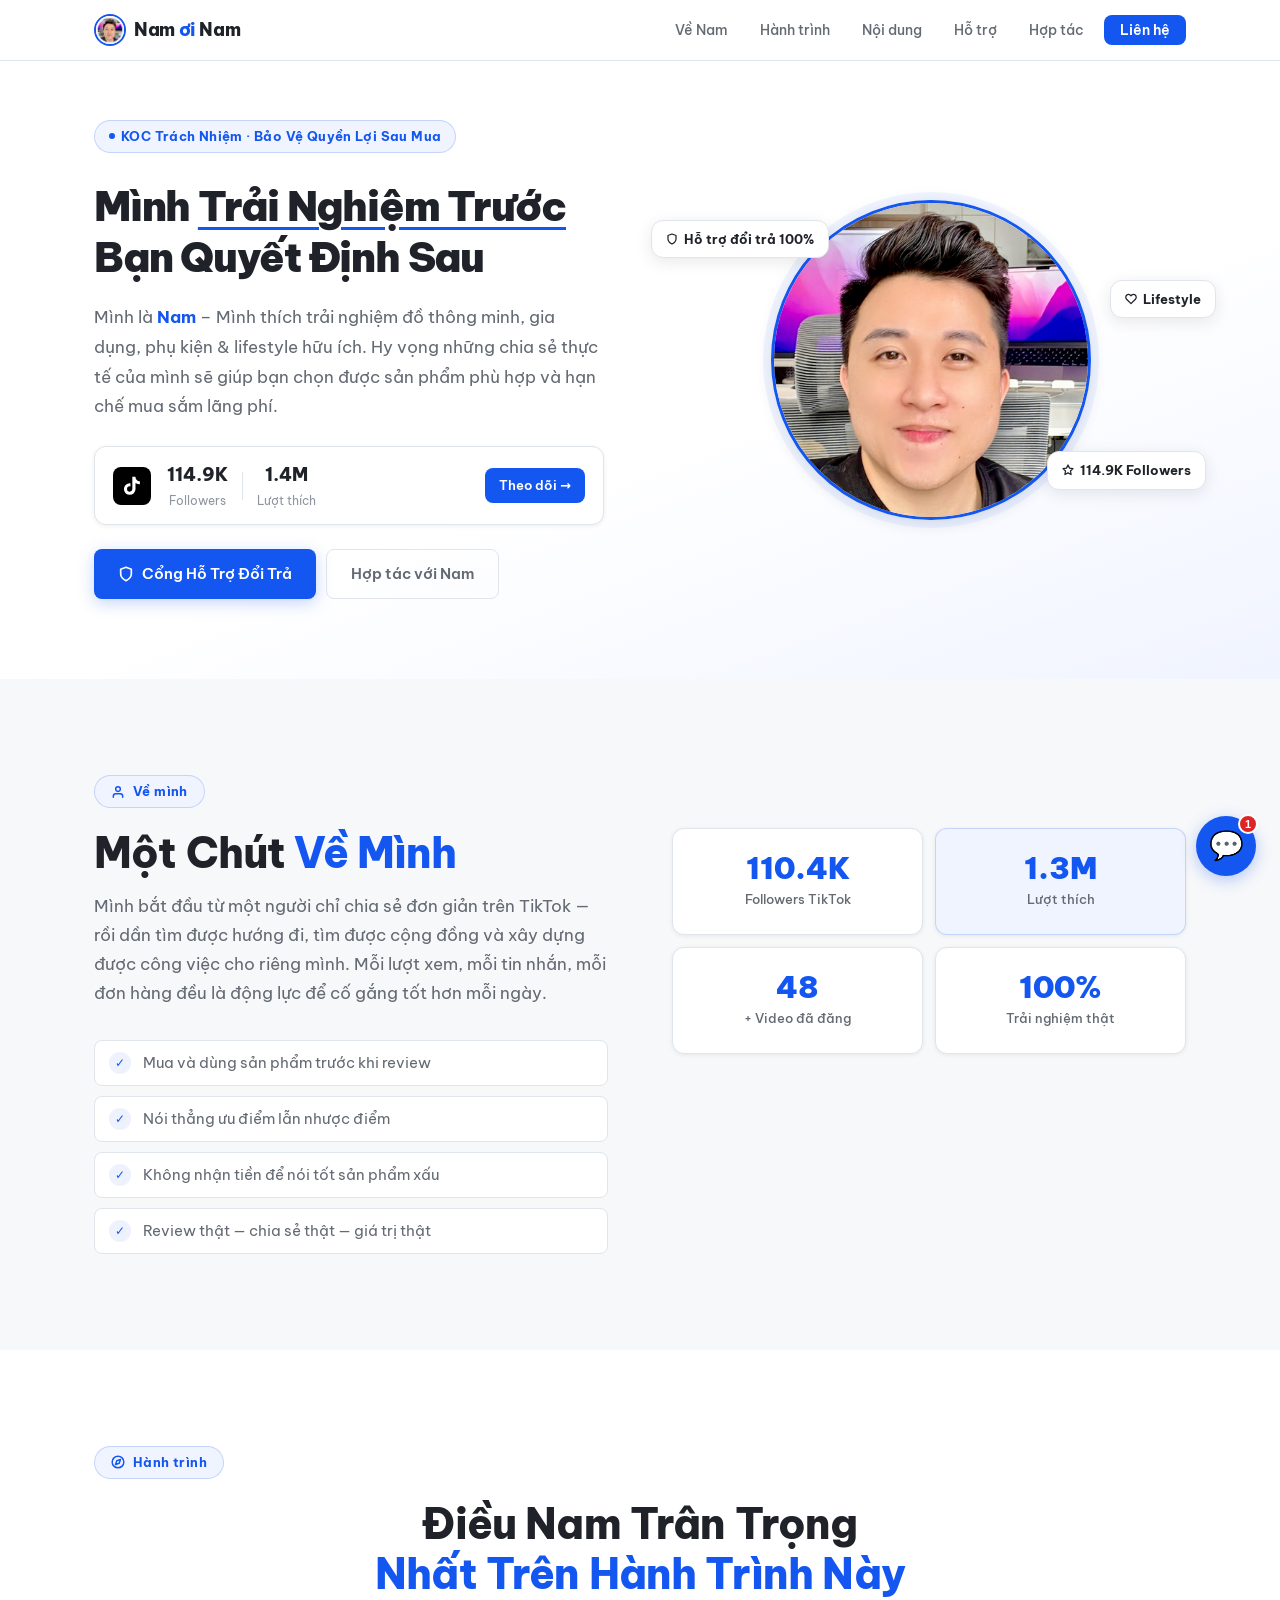
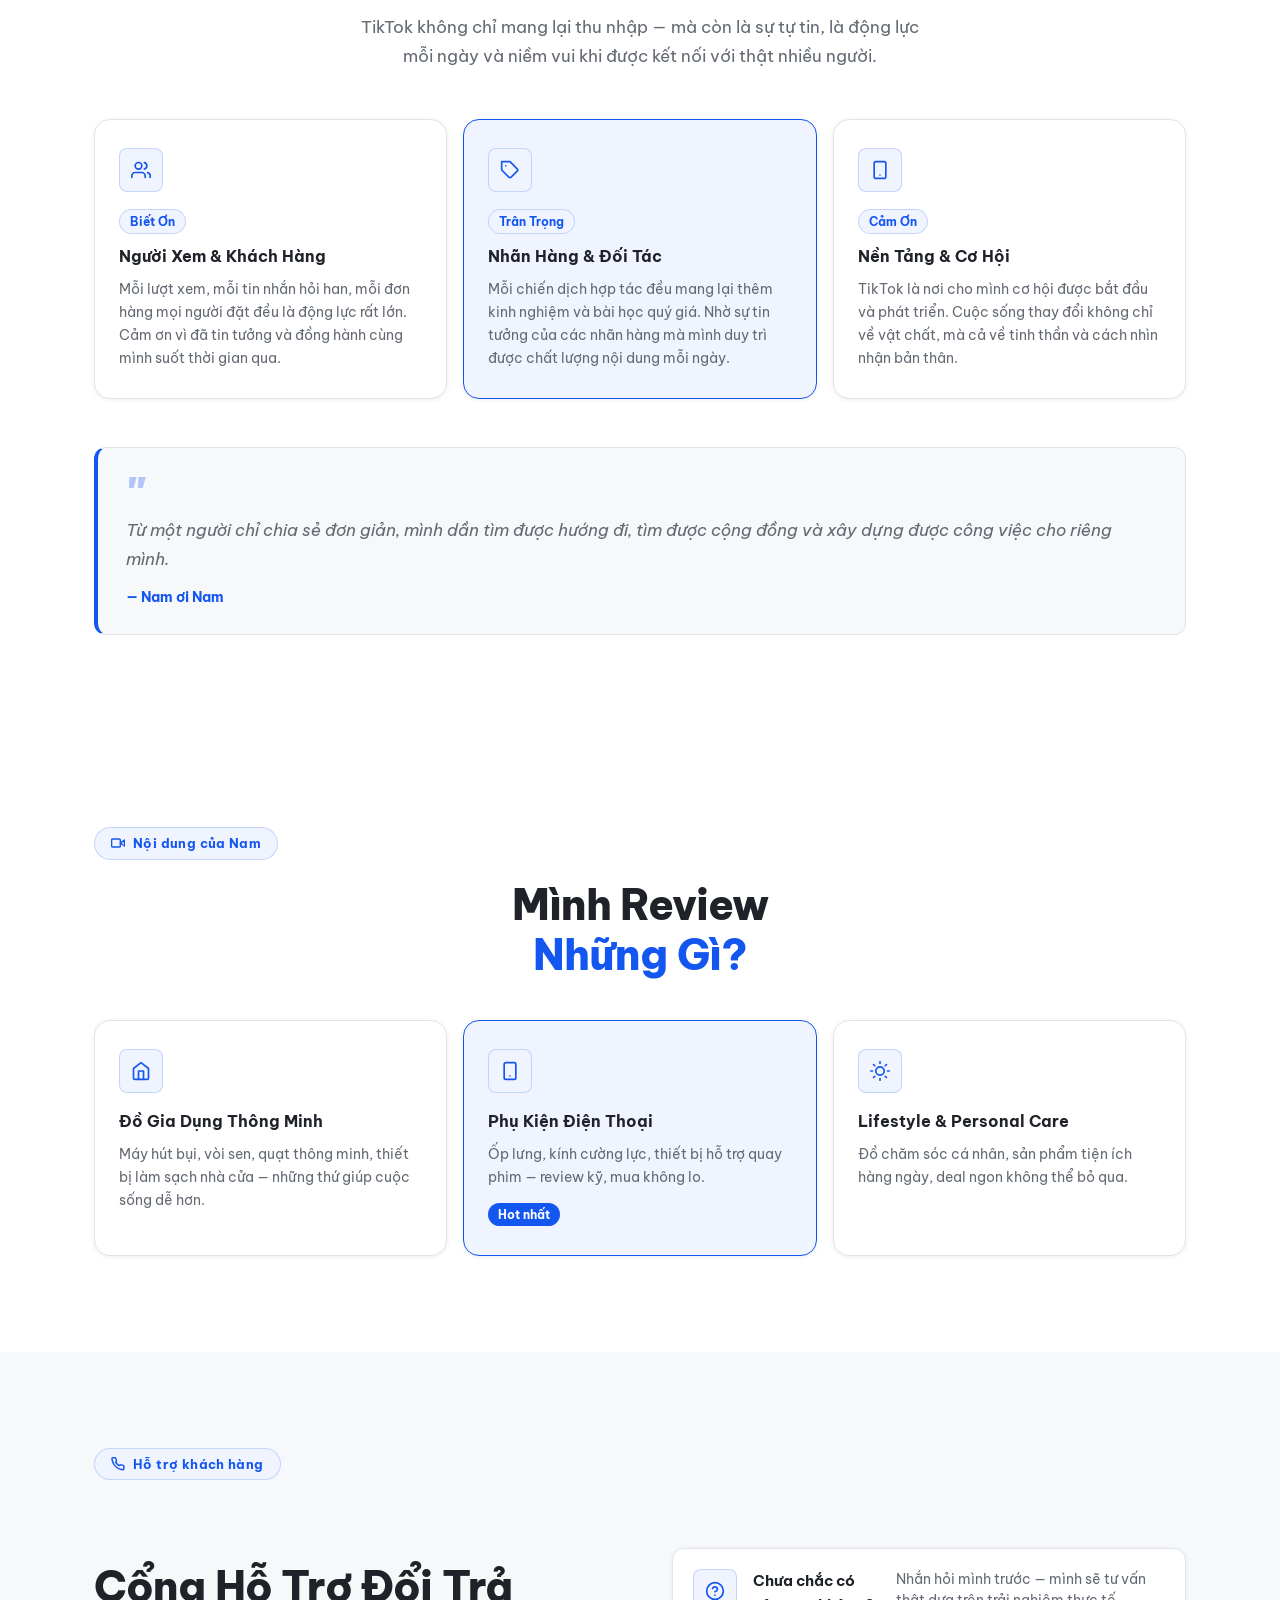
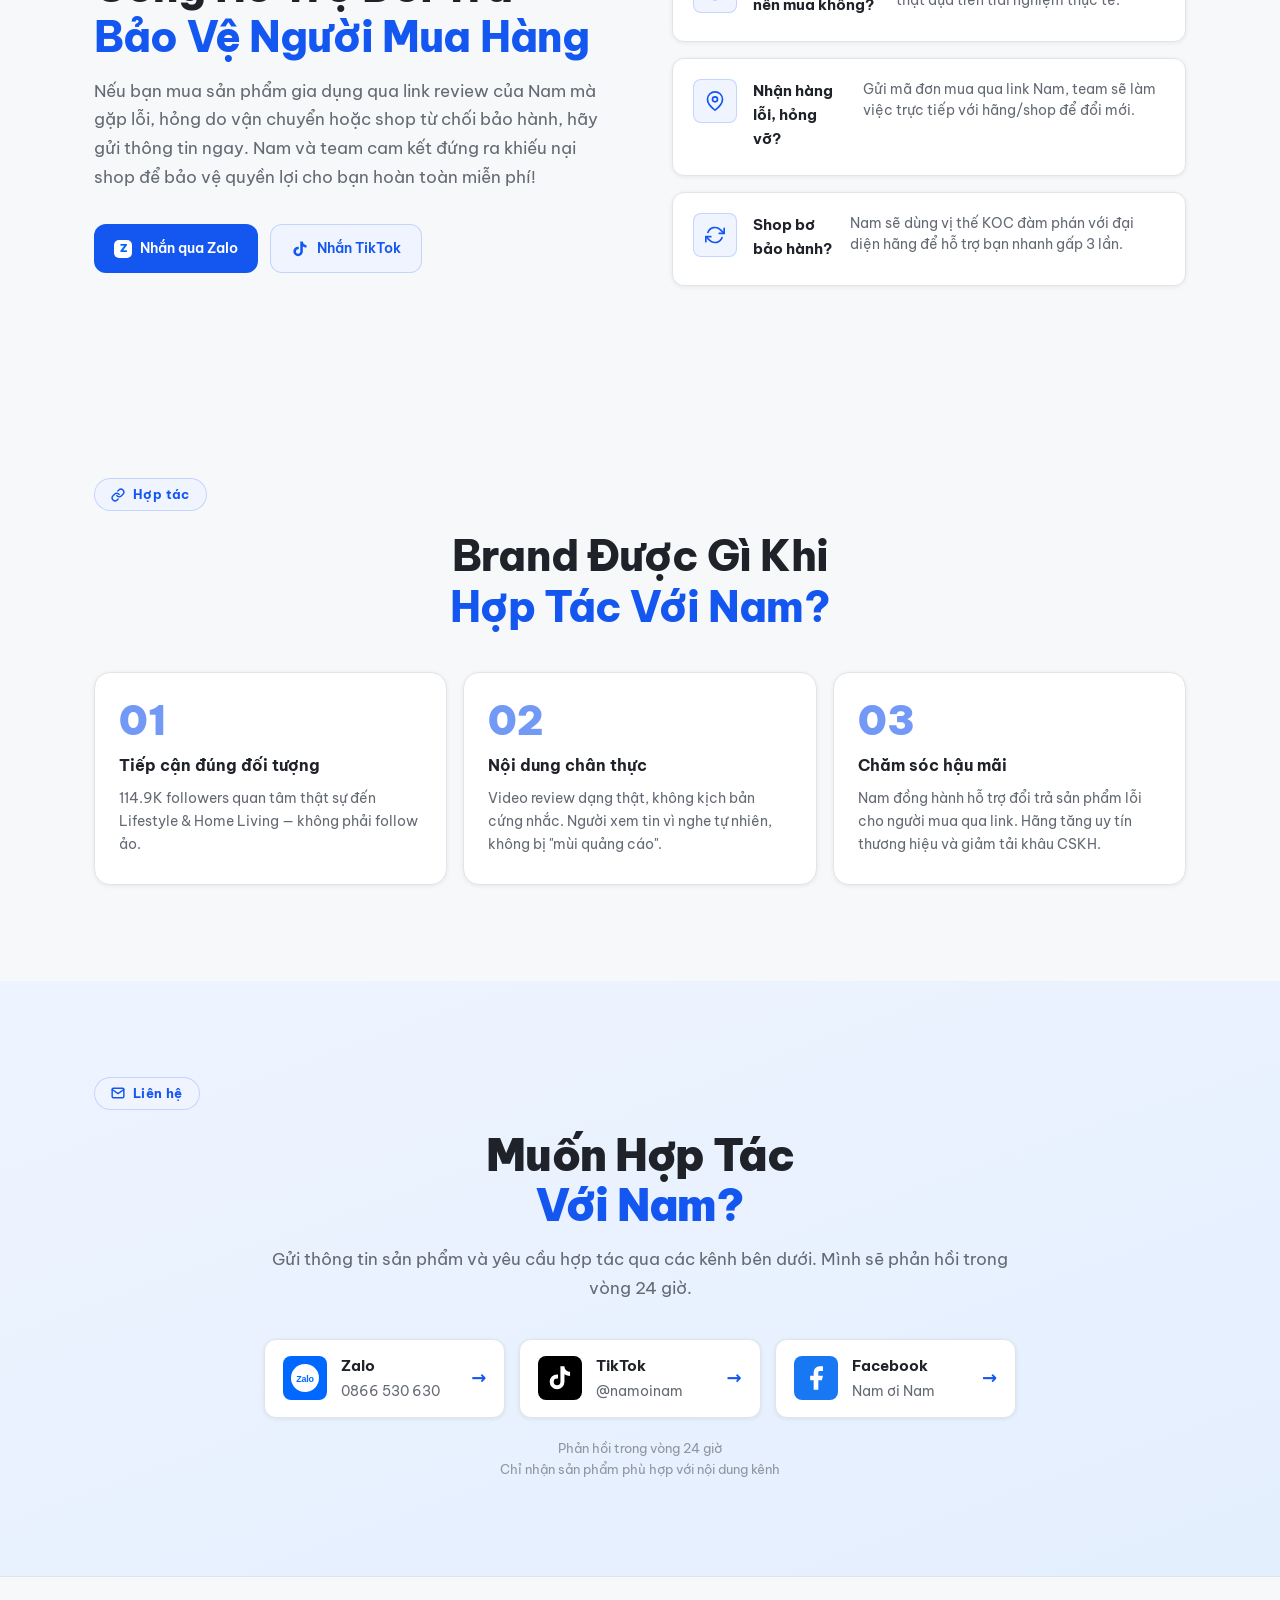
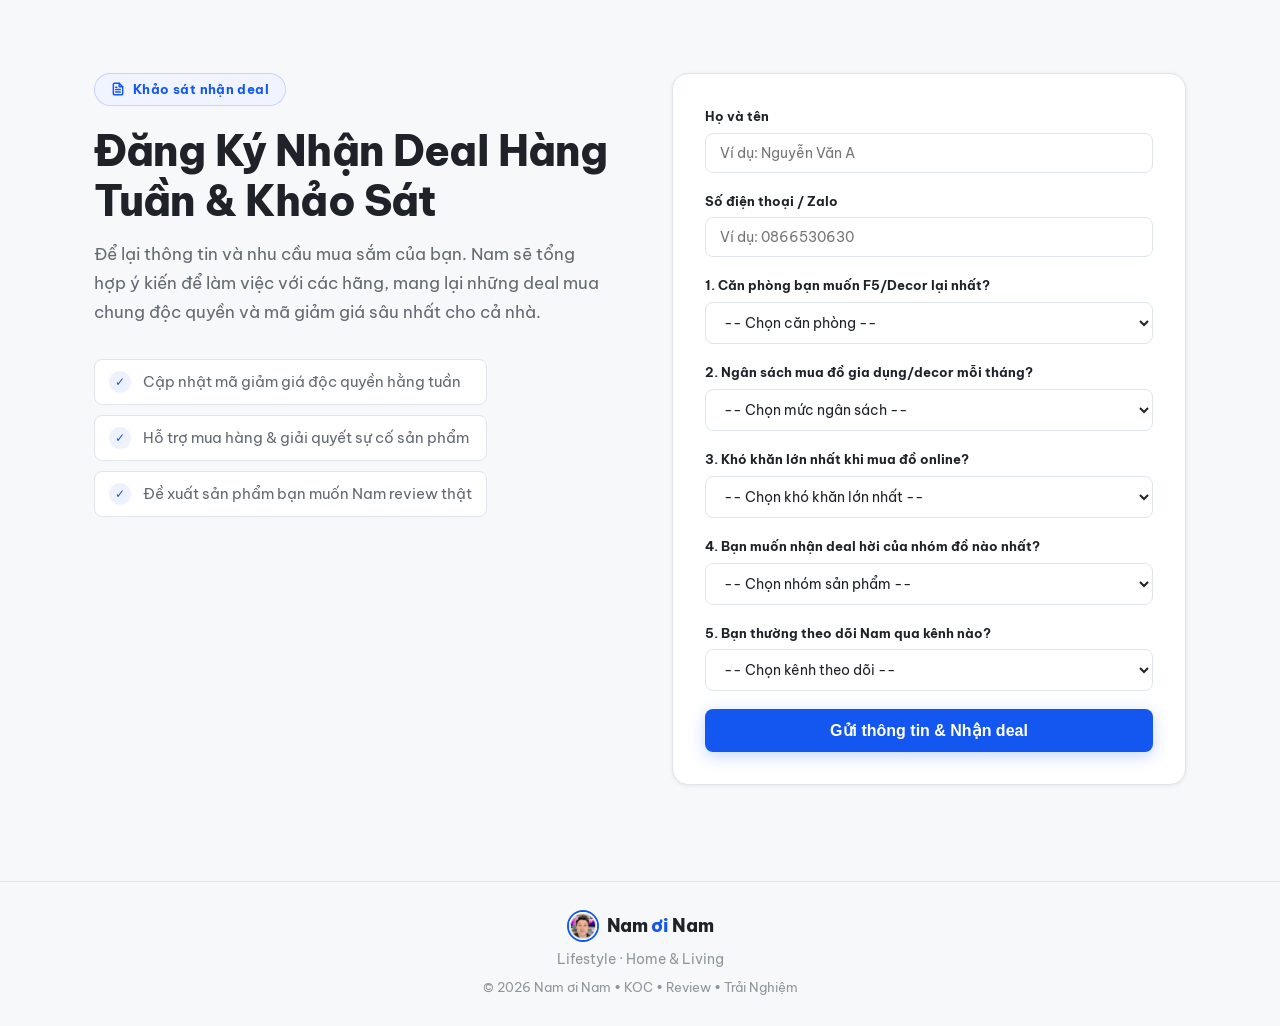
<file: index.html>
<!DOCTYPE html>
<html lang="vi">
<head>
  <meta charset="UTF-8" />
  <meta name="viewport" content="width=device-width, initial-scale=1.0" />
  <title>Nam ơi Nam – KOC Lifestyle & Home Living</title>
  <meta name="description" content="Nam ơi Nam – KOC review sản phẩm Lifestyle & Home Living. 114.9K followers TikTok. Mình review thật, bạn mua đúng." />
  <link rel="preconnect" href="https://fonts.googleapis.com" />
  <link rel="preconnect" href="https://fonts.gstatic.com" crossorigin />
  <link href="https://fonts.googleapis.com/css2?family=Be+Vietnam+Pro:wght@300;400;500;600;700;800;900&display=swap" rel="stylesheet" />
  <link rel="stylesheet" href="style.css?v=9" />
  <link rel="icon" type="image/png" sizes="32x32" href="favicon-32.png" />
  <link rel="icon" type="image/png" sizes="16x16" href="favicon-16.png" />
  <link rel="shortcut icon" href="favicon-32.png" />
</head>
<body>

  <!-- NAVBAR -->
  <nav class="navbar" id="navbar">
    <div class="nav-inner">
      <a href="#hero" class="logo">
        <div class="logo-icon"><img src="avatar.jpg" alt="Nam ơi Nam" /></div><span class="logo-text">Nam <em>ơi</em> Nam</span></a>
      <ul class="nav-links" id="nav-links">
        <li><a href="#about">Về Nam</a></li>
        <li><a href="#journey">Hành trình</a></li>
        <li><a href="#content">Nội dung</a></li>
        <li><a href="#support">Hỗ trợ</a></li>
        <li><a href="#collab">Hợp tác</a></li>
        <li><a href="#contact" class="btn-nav">Liên hệ</a></li>
      </ul>
      <button class="burger" id="burger" aria-label="Menu">
        <span></span><span></span><span></span>
      </button>
    </div>
  </nav>

  <!-- MOBILE MENU OVERLAY -->
  <div id="mobile-menu" class="mobile-menu" role="dialog" aria-modal="true" aria-label="Menu điều hướng">
    <button class="mobile-menu-close" id="mobile-menu-close" aria-label="Đóng menu">✕</button>
    <nav>
      <a href="#about" class="mobile-menu-link">Về Nam</a>
      <a href="#journey" class="mobile-menu-link">Hành trình</a>
      <a href="#content" class="mobile-menu-link">Nội dung</a>
      <a href="#support" class="mobile-menu-link">Hỗ trợ</a>
      <a href="#collab" class="mobile-menu-link">Hợp tác</a>
      <a href="#contact" class="mobile-menu-link mobile-menu-cta">Liên hệ</a>
    </nav>
  </div>

  <!-- HERO -->
  <section class="hero" id="hero">
    <div class="hero-inner">
      <!-- LEFT: Text -->
      <div class="hero-text">
        <div class="hero-badge">
          <span class="dot"></span> KOC Trách Nhiệm · Bảo Vệ Quyền Lợi Sau Mua
        </div>
        <h1 class="hero-title">
          Mình <span class="underline">Trải Nghiệm Trước</span><br />
          Bạn Quyết Định Sau
        </h1>
        <p class="hero-desc">
          Mình là <strong>Nam</strong> – Mình thích trải nghiệm đồ thông minh, gia dụng, phụ kiện &amp; lifestyle hữu ích. Hy vọng những chia sẻ thực tế của mình sẽ giúp bạn chọn được sản phẩm phù hợp và hạn chế mua sắm lãng phí.
        </p>

        <!-- TikTok stats -->
        <div class="tiktok-card">
          <div class="tt-logo">
            <svg width="22" height="22" viewBox="0 0 24 24" fill="white"><path d="M19.59 6.69a4.83 4.83 0 0 1-3.77-4.25V2h-3.45v13.67a2.89 2.89 0 0 1-2.88 2.5 2.89 2.89 0 0 1-2.89-2.89 2.89 2.89 0 0 1 2.89-2.89c.28 0 .54.04.79.1V9.01a6.27 6.27 0 0 0-.79-.05 6.34 6.34 0 0 0-6.34 6.34 6.34 6.34 0 0 0 6.34 6.34 6.34 6.34 0 0 0 6.33-6.34V8.69a8.18 8.18 0 0 0 4.78 1.52V6.73a4.85 4.85 0 0 1-1-.04z"/></svg>
          </div>
          <div class="tt-stats">
            <div class="tt-stat">
              <span class="tt-num">114.9K</span>
              <span class="tt-label">Followers</span>
            </div>
            <div class="tt-divider"></div>
            <div class="tt-stat">
              <span class="tt-num">1.4M</span>
              <span class="tt-label">Lượt thích</span>
            </div>
          </div>
          <a href="https://www.tiktok.com/@namoinam" target="_blank" rel="noopener" class="tt-follow">Theo dõi →</a>
        </div>

        <div class="hero-ctas">
          <a href="#support" class="btn-primary">
            <svg width="16" height="16" viewBox="0 0 24 24" fill="none" stroke="currentColor" stroke-width="2.5" stroke-linecap="round" stroke-linejoin="round"><path d="M12 22s8-4 8-10V5l-8-3-8 3v7c0 6 8 10 8 10z"/></svg>
            Cổng Hỗ Trợ Đổi Trả
          </a>
          <a href="#collab" class="btn-ghost">Hợp tác với Nam</a>
        </div>
      </div>

      <!-- RIGHT: Photo -->
      <div class="hero-photo">
        <div class="photo-glow"></div>
        <div class="photo-ring">
          <img src="avatar.jpg" alt="Nam ơi Nam – KOC Lifestyle" style="filter: brightness(1.05) contrast(1.02);" />
        </div>
        <div class="photo-badge-1">
          <svg width="12" height="12" viewBox="0 0 24 24" fill="none" stroke="currentColor" stroke-width="2.5" stroke-linecap="round" stroke-linejoin="round"><path d="M12 22s8-4 8-10V5l-8-3-8 3v7c0 6 8 10 8 10z"/></svg>
          Hỗ trợ đổi trả 100%
        </div>
        <div class="photo-badge-2">
          <svg width="12" height="12" viewBox="0 0 24 24" fill="none" stroke="currentColor" stroke-width="2.5" stroke-linecap="round" stroke-linejoin="round"><polygon points="12 2 15.09 8.26 22 9.27 17 14.14 18.18 21.02 12 17.77 5.82 21.02 7 14.14 2 9.27 8.91 8.26 12 2"/></svg>
          114.9K Followers
        </div>
        <div class="photo-badge-3">
          <svg width="12" height="12" viewBox="0 0 24 24" fill="none" stroke="currentColor" stroke-width="2.5" stroke-linecap="round" stroke-linejoin="round"><path d="M20.84 4.61a5.5 5.5 0 0 0-7.78 0L12 5.67l-1.06-1.06a5.5 5.5 0 0 0-7.78 7.78l1.06 1.06L12 21.23l7.78-7.78 1.06-1.06a5.5 5.5 0 0 0 0-7.78z"/></svg>
          Lifestyle
        </div>
      </div>
    </div>
  </section>

  <!-- ABOUT -->
  <section class="about section" id="about">
    <div class="container">
      <div class="section-label"><svg width="14" height="14" viewBox="0 0 24 24" fill="none" stroke="currentColor" stroke-width="2.5" stroke-linecap="round" stroke-linejoin="round"><path d="M20 21v-2a4 4 0 0 0-4-4H8a4 4 0 0 0-4 4v2"/><circle cx="12" cy="7" r="4"/></svg> Về mình</div>
      <div class="about-grid">
        <div class="about-left">
          <h2 class="section-title">Một Chút <span class="accent">Về Mình</span></h2>
          <p class="section-desc">Mình bắt đầu từ một người chỉ chia sẻ đơn giản trên TikTok — rồi dần tìm được hướng đi, tìm được cộng đồng và xây dựng được công việc cho riêng mình. Mỗi lượt xem, mỗi tin nhắn, mỗi đơn hàng đều là động lực để cố gắng tốt hơn mỗi ngày.</p>
          <div class="trust-list">
            <div class="trust-item"><span class="trust-check">✓</span> Mua và dùng sản phẩm trước khi review</div>
            <div class="trust-item"><span class="trust-check">✓</span> Nói thẳng ưu điểm lẫn nhược điểm</div>
            <div class="trust-item"><span class="trust-check">✓</span> Không nhận tiền để nói tốt sản phẩm xấu</div>
            <div class="trust-item"><span class="trust-check">✓</span> Review thật — chia sẻ thật — giá trị thật</div>
          </div>
        </div>
        <div class="about-right">
          <div class="stat-card"><div class="stat-big" data-target="114900">0</div><div class="stat-unit">Followers TikTok</div></div>
          <div class="stat-card accent-card"><div class="stat-big" data-target="1400000">0</div><div class="stat-unit">Lượt thích</div></div>
          <div class="stat-card"><div class="stat-big" data-target="50">0</div><div class="stat-unit">+ Video đã đăng</div></div>
          <div class="stat-card"><div class="stat-big">100%</div><div class="stat-unit">Trải nghiệm thật</div></div>
        </div>
      </div>
    </div>
  </section>

  <!-- JOURNEY -->
  <section class="journey section" id="journey">
    <div class="container">
      <div class="section-label"><svg width="14" height="14" viewBox="0 0 24 24" fill="none" stroke="currentColor" stroke-width="2.5" stroke-linecap="round" stroke-linejoin="round"><circle cx="12" cy="12" r="10"/><polygon points="16.24 7.76 14.12 14.12 7.76 16.24 9.88 9.88 16.24 7.76"/></svg> Hành trình</div>
      <h2 class="section-title" style="text-align:center">Điều Nam Trân Trọng<br /><span class="accent">Nhất Trên Hành Trình Này</span></h2>
      <p class="section-desc" style="text-align:center;max-width:560px;margin:0 auto 48px">TikTok không chỉ mang lại thu nhập — mà còn là sự tự tin, là động lực mỗi ngày và niềm vui khi được kết nối với thật nhiều người.</p>
      <div class="journey-grid">
        <div class="journey-card">
          <div class="icon-box">
            <svg width="20" height="20" viewBox="0 0 24 24" fill="none" stroke="currentColor" stroke-width="2" stroke-linecap="round" stroke-linejoin="round"><path d="M17 21v-2a4 4 0 0 0-4-4H5a4 4 0 0 0-4 4v2"/><circle cx="9" cy="7" r="4"/><path d="M23 21v-2a4 4 0 0 0-3-3.87"/><path d="M16 3.13a4 4 0 0 1 0 7.75"/></svg>
          </div>
          <div class="journey-priority">Biết Ơn</div>
          <h3>Người Xem &amp; Khách Hàng</h3>
          <p>Mỗi lượt xem, mỗi tin nhắn hỏi han, mỗi đơn hàng mọi người đặt đều là động lực rất lớn. Cảm ơn vì đã tin tưởng và đồng hành cùng mình suốt thời gian qua.</p>
        </div>
        <div class="journey-card featured">
          <div class="icon-box">
            <svg width="20" height="20" viewBox="0 0 24 24" fill="none" stroke="currentColor" stroke-width="2" stroke-linecap="round" stroke-linejoin="round"><path d="M20.59 13.41l-7.17 7.17a2 2 0 0 1-2.83 0L2 12V2h10l8.59 8.59a2 2 0 0 1 0 2.82z"/><line x1="7" y1="7" x2="7.01" y2="7"/></svg>
          </div>
          <div class="journey-priority">Trân Trọng</div>
          <h3>Nhãn Hàng &amp; Đối Tác</h3>
          <p>Mỗi chiến dịch hợp tác đều mang lại thêm kinh nghiệm và bài học quý giá. Nhờ sự tin tưởng của các nhãn hàng mà mình duy trì được chất lượng nội dung mỗi ngày.</p>
        </div>
        <div class="journey-card">
          <div class="icon-box">
            <svg width="20" height="20" viewBox="0 0 24 24" fill="none" stroke="currentColor" stroke-width="2" stroke-linecap="round" stroke-linejoin="round"><rect x="5" y="2" width="14" height="20" rx="2" ry="2"/><line x1="12" y1="18" x2="12.01" y2="18"/></svg>
          </div>
          <div class="journey-priority">Cảm Ơn</div>
          <h3>Nền Tảng &amp; Cơ Hội</h3>
          <p>TikTok là nơi cho mình cơ hội được bắt đầu và phát triển. Cuộc sống thay đổi không chỉ về vật chất, mà cả về tinh thần và cách nhìn nhận bản thân.</p>
        </div>
      </div>
      <div class="journey-quote">
        <span class="quote-mark">"</span>
        Từ một người chỉ chia sẻ đơn giản, mình dần tìm được hướng đi, tìm được cộng đồng và xây dựng được công việc cho riêng mình.
        <span class="quote-author">— Nam ơi Nam</span>
      </div>
    </div>
  </section>

  <!-- CONTENT CATEGORIES -->
  <section class="content-section section" id="content">
    <div class="container">
      <div class="section-label"><svg width="14" height="14" viewBox="0 0 24 24" fill="none" stroke="currentColor" stroke-width="2.5" stroke-linecap="round" stroke-linejoin="round"><polygon points="23 7 16 12 23 17 23 7"/><rect x="1" y="5" width="15" height="14" rx="2" ry="2"/></svg> Nội dung của Nam</div>
      <h2 class="section-title" style="text-align:center">Mình Review<br /><span class="accent">Những Gì?</span></h2>
      <div class="content-grid">
        <div class="content-card">
          <div class="icon-box">
            <svg width="20" height="20" viewBox="0 0 24 24" fill="none" stroke="currentColor" stroke-width="2" stroke-linecap="round" stroke-linejoin="round"><path d="M3 9l9-7 9 7v11a2 2 0 0 1-2 2H5a2 2 0 0 1-2-2z"/><polyline points="9 22 9 12 15 12 15 22"/></svg>
          </div>
          <h3>Đồ Gia Dụng Thông Minh</h3>
          <p>Máy hút bụi, vòi sen, quạt thông minh, thiết bị làm sạch nhà cửa — những thứ giúp cuộc sống dễ hơn.</p>
        </div>
        <div class="content-card featured">
          <div class="icon-box">
            <svg width="20" height="20" viewBox="0 0 24 24" fill="none" stroke="currentColor" stroke-width="2" stroke-linecap="round" stroke-linejoin="round"><rect x="5" y="2" width="14" height="20" rx="2" ry="2"/><line x1="12" y1="18" x2="12.01" y2="18"/></svg>
          </div>
          <h3>Phụ Kiện Điện Thoại</h3>
          <p>Ốp lưng, kính cường lực, thiết bị hỗ trợ quay phim — review kỹ, mua không lo.</p>
          <div class="featured-tag">Hot nhất</div>
        </div>
        <div class="content-card">
          <div class="icon-box">
            <svg width="20" height="20" viewBox="0 0 24 24" fill="none" stroke="currentColor" stroke-width="2" stroke-linecap="round" stroke-linejoin="round"><circle cx="12" cy="12" r="5"/><line x1="12" y1="1" x2="12" y2="3"/><line x1="12" y1="21" x2="12" y2="23"/><line x1="4.22" y1="4.22" x2="5.64" y2="5.64"/><line x1="18.36" y1="18.36" x2="19.78" y2="19.78"/><line x1="1" y1="12" x2="3" y2="12"/><line x1="21" y1="12" x2="23" y2="12"/><line x1="4.22" y1="19.78" x2="5.64" y2="18.36"/><line x1="18.36" y1="5.64" x2="19.78" y2="4.22"/></svg>
          </div>
          <h3>Lifestyle &amp; Personal Care</h3>
          <p>Đồ chăm sóc cá nhân, sản phẩm tiện ích hàng ngày, deal ngon không thể bỏ qua.</p>
        </div>
      </div>
    </div>
  </section>

  <!-- CUSTOMER SUPPORT -->
  <section class="support section" id="support">
    <div class="container">
      <div class="section-label"><svg width="14" height="14" viewBox="0 0 24 24" fill="none" stroke="currentColor" stroke-width="2.5" stroke-linecap="round" stroke-linejoin="round"><path d="M22 16.92v3a2 2 0 0 1-2.18 2 19.79 19.79 0 0 1-8.63-3.07A19.5 19.5 0 0 1 4.69 12a19.79 19.79 0 0 1-3.07-8.67A2 2 0 0 1 3.6 1.27h3a2 2 0 0 1 2 1.72c.127.96.361 1.903.7 2.81a2 2 0 0 1-.45 2.11L7.91 8.84a16 16 0 0 0 6 6l1.27-.93a2 2 0 0 1 2.11-.45c.907.339 1.85.573 2.81.7A2 2 0 0 1 22 16.92z"/></svg> Hỗ trợ khách hàng</div>
      <div class="support-layout">
        <div class="support-left">
          <h2 class="section-title">Cổng Hỗ Trợ Đổi Trả<br /><span class="accent">Bảo Vệ Người Mua Hàng</span></h2>
          <p class="section-desc">Nếu bạn mua sản phẩm gia dụng qua link review của Nam mà gặp lỗi, hỏng do vận chuyển hoặc shop từ chối bảo hành, hãy gửi thông tin ngay. Nam và team cam kết đứng ra khiếu nại shop để bảo vệ quyền lợi cho bạn hoàn toàn miễn phí!</p>
          <div class="support-channels">
            <a href="https://zalo.me/0866530630" target="_blank" rel="noopener" class="support-btn" id="support-zalo">
              <span class="zalo-badge">Z</span>
              Nhắn qua Zalo
            </a>
            <a href="https://www.tiktok.com/@namoinam" target="_blank" rel="noopener" class="support-btn secondary" id="support-tiktok">
              <svg width="18" height="18" viewBox="0 0 24 24" fill="currentColor"><path d="M19.59 6.69a4.83 4.83 0 0 1-3.77-4.25V2h-3.45v13.67a2.89 2.89 0 0 1-2.88 2.5 2.89 2.89 0 0 1-2.89-2.89 2.89 2.89 0 0 1 2.89-2.89c.28 0 .54.04.79.1V9.01a6.27 6.27 0 0 0-.79-.05 6.34 6.34 0 0 0-6.34 6.34 6.34 6.34 0 0 0 6.34 6.34 6.34 6.34 0 0 0 6.33-6.34V8.69a8.18 8.18 0 0 0 4.78 1.52V6.73a4.85 4.85 0 0 1-1-.04z"/></svg>
              Nhắn TikTok
            </a>
          </div>
        </div>
        <div class="support-right">
          <div class="support-card">
            <div class="icon-box">
              <svg width="20" height="20" viewBox="0 0 24 24" fill="none" stroke="currentColor" stroke-width="2" stroke-linecap="round" stroke-linejoin="round"><circle cx="12" cy="12" r="10"/><path d="M9.09 9a3 3 0 0 1 5.83 1c0 2-3 3-3 3"/><line x1="12" y1="17" x2="12.01" y2="17"/></svg>
            </div>
            <h4>Chưa chắc có nên mua không?</h4>
            <p>Nhắn hỏi mình trước — mình sẽ tư vấn thật dựa trên trải nghiệm thực tế.</p>
          </div>
          <div class="support-card">
            <div class="icon-box">
              <svg width="20" height="20" viewBox="0 0 24 24" fill="none" stroke="currentColor" stroke-width="2" stroke-linecap="round" stroke-linejoin="round"><path d="M21 10c0 7-9 13-9 13s-9-6-9-13a9 9 0 0 1 18 0z"/><circle cx="12" cy="10" r="3"/></svg>
            </div>
            <h4>Nhận hàng lỗi, hỏng vỡ?</h4>
            <p>Gửi mã đơn mua qua link Nam, team sẽ làm việc trực tiếp với hãng/shop để đổi mới.</p>
          </div>
          <div class="support-card">
            <div class="icon-box">
              <svg width="20" height="20" viewBox="0 0 24 24" fill="none" stroke="currentColor" stroke-width="2" stroke-linecap="round" stroke-linejoin="round"><polyline points="23 4 23 10 17 10"/><polyline points="1 20 1 14 7 14"/><path d="M3.51 9a9 9 0 0 1 14.85-3.36L23 10M1 14l4.64 4.36A9 9 0 0 0 20.49 15"/></svg>
            </div>
            <h4>Shop bơ bảo hành?</h4>
            <p>Nam sẽ dùng vị thế KOC đàm phán với đại diện hãng để hỗ trợ bạn nhanh gấp 3 lần.</p>
          </div>
        </div>
      </div>
    </div>
  </section>

  <!-- WHY WORK WITH ME -->
  <section class="collab section" id="collab">
    <div class="container">
      <div class="section-label"><svg width="14" height="14" viewBox="0 0 24 24" fill="none" stroke="currentColor" stroke-width="2.5" stroke-linecap="round" stroke-linejoin="round"><path d="M10 13a5 5 0 0 0 7.54.54l3-3a5 5 0 0 0-7.07-7.07l-1.72 1.71"/><path d="M14 11a5 5 0 0 0-7.54-.54l-3 3a5 5 0 0 0 7.07 7.07l1.71-1.71"/></svg> Hợp tác</div>
      <h2 class="section-title" style="text-align:center">Brand Được Gì Khi<br /><span class="accent">Hợp Tác Với Nam?</span></h2>
      <div class="collab-grid">
        <div class="collab-card">
          <div class="collab-num">01</div>
          <h3>Tiếp cận đúng đối tượng</h3>
          <p>114.9K followers quan tâm thật sự đến Lifestyle &amp; Home Living — không phải follow ảo.</p>
        </div>
        <div class="collab-card">
          <div class="collab-num">02</div>
          <h3>Nội dung chân thực</h3>
          <p>Video review dạng thật, không kịch bản cứng nhắc. Người xem tin vì nghe tự nhiên, không bị "mùi quảng cáo".</p>
        </div>
        <div class="collab-card">
          <div class="collab-num">03</div>
          <h3>Chăm sóc hậu mãi</h3>
          <p>Nam đồng hành hỗ trợ đổi trả sản phẩm lỗi cho người mua qua link. Hãng tăng uy tín thương hiệu và giảm tải khâu CSKH.</p>
        </div>
      </div>
    </div>
  </section>

  <!-- CONTACT / CTA -->
  <section class="contact section" id="contact">
    <div class="contact-glow"></div>
    <div class="container" style="text-align: left;">
      <div class="section-label"><svg width="14" height="14" viewBox="0 0 24 24" fill="none" stroke="currentColor" stroke-width="2.5" stroke-linecap="round" stroke-linejoin="round"><path d="M4 4h16c1.1 0 2 .9 2 2v12c0 1.1-.9 2-2 2H4c-1.1 0-2-.9-2-2V6c0-1.1.9-2 2-2z"/><polyline points="22,6 12,13 2,6"/></svg> Liên hệ</div>
    </div>
    <div class="container contact-inner">
      <h2 class="cta-title">Muốn Hợp Tác<br /><span class="accent">Với Nam?</span></h2>
      <p class="cta-desc">Gửi thông tin sản phẩm và yêu cầu hợp tác qua các kênh bên dưới. Mình sẽ phản hồi trong vòng 24 giờ.</p>

      <div class="contact-channels">
        <a href="https://zalo.me/0866530630" target="_blank" rel="noopener" class="channel-card" id="zalo-contact">
          <div class="channel-icon zalo-icon">
            <svg width="28" height="28" viewBox="0 0 100 100" xmlns="http://www.w3.org/2000/svg">
              <circle cx="50" cy="50" r="50" fill="white"/>
              <text x="50" y="63" text-anchor="middle" font-family="Arial Rounded MT Bold, Arial, sans-serif" font-size="32" font-weight="bold" fill="#0068FF" letter-spacing="-1">Zalo</text>
            </svg>
          </div>
          <div class="channel-info">
            <strong>Zalo</strong>
            <span>0866 530 630</span>
          </div>
          <div class="channel-arrow">→</div>
        </a>

        <a href="https://www.tiktok.com/@namoinam" target="_blank" rel="noopener" class="channel-card" id="tiktok-contact">
          <div class="channel-icon tt-icon">
            <svg width="28" height="28" viewBox="0 0 24 24" fill="white"><path d="M19.59 6.69a4.83 4.83 0 0 1-3.77-4.25V2h-3.45v13.67a2.89 2.89 0 0 1-2.88 2.5 2.89 2.89 0 0 1-2.89-2.89 2.89 2.89 0 0 1 2.89-2.89c.28 0 .54.04.79.1V9.01a6.27 6.27 0 0 0-.79-.05 6.34 6.34 0 0 0-6.34 6.34 6.34 6.34 0 0 0 6.34 6.34 6.34 6.34 0 0 0 6.33-6.34V8.69a8.18 8.18 0 0 0 4.78 1.52V6.73a4.85 4.85 0 0 1-1-.04z"/></svg>
          </div>
          <div class="channel-info">
            <strong>TikTok</strong>
            <span>@namoinam</span>
          </div>
          <div class="channel-arrow">→</div>
        </a>

        <a href="https://www.facebook.com/share/1CkhcAQ3W4/?mibextid=wwXIfr" target="_blank" rel="noopener" class="channel-card" id="fb-contact">
          <div class="channel-icon fb-icon">
            <svg width="28" height="28" viewBox="0 0 24 24" fill="white"><path d="M18 2h-3a5 5 0 0 0-5 5v3H7v4h3v8h4v-8h3l1-4h-4V7a1 1 0 0 1 1-1h3z"/></svg>
          </div>
          <div class="channel-info">
            <strong>Facebook</strong>
            <span>Nam ơi Nam</span>
          </div>
          <div class="channel-arrow">→</div>
        </a>
      </div>

      <p class="contact-note">Phản hồi trong vòng 24 giờ<br>Chỉ nhận sản phẩm phù hợp với nội dung kênh</p>
    </div>
  </section>

  <!-- SURVEY & NEWSLETTER FORM (DAY 6) -->
  <section class="survey-section section" id="survey">
    <div class="container survey-grid">
      <div class="survey-left">
        <div class="section-label">
          <svg width="14" height="14" viewBox="0 0 24 24" fill="none" stroke="currentColor" stroke-width="2.5" stroke-linecap="round" stroke-linejoin="round"><path d="M14 2H6a2 2 0 0 0-2 2v16a2 2 0 0 0 2 2h12a2 2 0 0 0 2-2V8z"/><polyline points="14 2 14 8 20 8"/><line x1="16" y1="13" x2="8" y2="13"/><line x1="16" y1="17" x2="8" y2="17"/><polyline points="10 9 9 9 8 9"/></svg> Khảo sát nhận deal
        </div>
        <h2 class="section-title">Đăng Ký Nhận Deal Hàng Tuần & Khảo Sát</h2>
        <p class="section-desc">Để lại thông tin và nhu cầu mua sắm của bạn. Nam sẽ tổng hợp ý kiến để làm việc với các hãng, mang lại những deal mua chung độc quyền và mã giảm giá sâu nhất cho cả nhà.</p>
        <div class="trust-list" style="margin-top: 0; background: none; border: none; padding: 0;">
          <div class="trust-item" style="background: #fff;"><span class="trust-check">✓</span> Cập nhật mã giảm giá độc quyền hằng tuần</div>
          <div class="trust-item" style="background: #fff;"><span class="trust-check">✓</span> Hỗ trợ mua hàng & giải quyết sự cố sản phẩm</div>
          <div class="trust-item" style="background: #fff;"><span class="trust-check">✓</span> Đề xuất sản phẩm bạn muốn Nam review thật</div>
        </div>
      </div>
      
      <div class="survey-right">
        <div class="survey-card-form">
          <form id="survey-form" onsubmit="handleSurveySubmit(event)">
            <div class="survey-group">
              <label for="surveyName">Họ và tên</label>
              <input type="text" id="surveyName" class="survey-control" required placeholder="Ví dụ: Nguyễn Văn A">
            </div>
            
            <div class="survey-group">
              <label for="surveyPhone">Số điện thoại / Zalo</label>
              <input type="tel" id="surveyPhone" class="survey-control" required placeholder="Ví dụ: 0866530630">
            </div>
            
            <div class="survey-group">
              <label for="surveyRoom">1. Căn phòng bạn muốn F5/Decor lại nhất?</label>
              <select id="surveyRoom" class="survey-control" required>
                <option value="" disabled selected>-- Chọn căn phòng --</option>
                <option value="Phòng khách">Phòng khách</option>
                <option value="Phòng ngủ">Phòng ngủ</option>
                <option value="Nhà bếp">Nhà bếp</option>
                <option value="Phòng làm việc">Phòng làm việc</option>
                <option value="Nhà vệ sinh / Khác">Nhà vệ sinh / Khác</option>
              </select>
            </div>

            <div class="survey-group">
              <label for="surveyBudget">2. Ngân sách mua đồ gia dụng/decor mỗi tháng?</label>
              <select id="surveyBudget" class="survey-control" required>
                <option value="" disabled selected>-- Chọn mức ngân sách --</option>
                <option value="Dưới 500.000đ">Dưới 500.000đ</option>
                <option value="Từ 500.000đ - 2.000.000đ">Từ 500.000đ - 2.000.000đ</option>
                <option value="Trên 2.000.000đ">Trên 2.000.000đ</option>
              </select>
            </div>

            <div class="survey-group">
              <label for="surveyTrouble">3. Khó khăn lớn nhất khi mua đồ online?</label>
              <select id="surveyTrouble" class="survey-control" required>
                <option value="" disabled selected>-- Chọn khó khăn lớn nhất --</option>
                <option value="Sợ hàng kém chất lượng, quảng cáo ảo">Sợ hàng kém chất lượng, quảng cáo ảo</option>
                <option value="Không biết cách tự lắp đặt hoặc sử dụng">Không biết cách tự lắp đặt hoặc sử dụng</option>
                <option value="Giá cả quá cao, khó so sánh">Giá cả quá cao, khó so sánh</option>
                <option value="Khó tìm mẫu mã phù hợp với không gian">Khó tìm mẫu mã phù hợp với không gian</option>
              </select>
            </div>

            <div class="survey-group">
              <label for="surveyInterest">4. Bạn muốn nhận deal hời của nhóm đồ nào nhất?</label>
              <select id="surveyInterest" class="survey-control" required>
                <option value="" disabled selected>-- Chọn nhóm sản phẩm --</option>
                <option value="Đồ gia dụng thông minh">Đồ gia dụng thông minh</option>
                <option value="Đồ trang trí / Decor phòng">Đồ trang trí / Decor phòng</option>
                <option value="Phụ kiện công nghệ / Cá nhân">Phụ kiện công nghệ / Cá nhân</option>
                <option value="Tất cả các nhóm trên">Tất cả các nhóm trên</option>
              </select>
            </div>

            <div class="survey-group">
              <label for="surveyChannel">5. Bạn thường theo dõi Nam qua kênh nào?</label>
              <select id="surveyChannel" class="survey-control" required>
                <option value="" disabled selected>-- Chọn kênh theo dõi --</option>
                <option value="TikTok (@namoinam)">TikTok (@namoinam)</option>
                <option value="Facebook Fanpage / Group">Facebook Fanpage / Group</option>
                <option value="Khác">Kênh khác</option>
              </select>
            </div>
            
            <button type="submit" class="btn-primary" style="width: 100%; justify-content: center; border: none; font-size: 1rem; border-radius: var(--radius-sm);">Gửi thông tin & Nhận deal</button>
          </form>
        </div>
      </div>
    </div>
  </section>

  <!-- SUCCESS SURVEY MODAL -->
  <div class="survey-modal-overlay" id="survey-modal">
    <div class="survey-modal-content">
      <div class="survey-success-icon">
        <svg viewBox="0 0 24 24" fill="none" stroke="currentColor" stroke-width="3" width="24" height="24"><polyline points="20 6 9 17 4 12"/></svg>
      </div>
      <h3>Đăng Ký Thành Công!</h3>
      <p id="survey-success-msg">Cảm ơn bạn đã gửi ý kiến khảo sát. Nam đã ghi nhận dữ liệu của bạn để làm việc với các hãng.</p>
      <button class="btn-primary" style="border: none; border-radius: var(--radius-sm);" onclick="closeSurveyModal()">Đóng cửa sổ</button>
    </div>
  </div>

  <!-- FOOTER -->
  <footer class="footer">
    <div class="container footer-inner">
      <a href="#hero" class="logo">
        <div class="logo-icon"><img src="avatar.jpg" alt="Nam ơi Nam" /></div><span class="logo-text">Nam <em>ơi</em> Nam</span>
      </a>
      <p>Lifestyle · Home &amp; Living</p>
      <p class="footer-copy">© 2026 Nam ơi Nam • KOC • Review • Trải Nghiệm</p>
    </div>
  </footer>

  <!-- CHATBOT WIDGET -->
  <div id="nam-chatbot" class="nam-chatbot">
    <button id="chatbot-launcher" class="chatbot-launcher" aria-label="Mở khung trò chuyện">
      <span class="launcher-icon">💬</span>
      <span class="launcher-badge" id="launcher-badge">1</span>
    </button>

    <div id="chatbot-container" class="chatbot-container">
      <div class="chatbot-header">
        <div class="header-info">
          <div class="header-avatar">
            <img src="avatar.jpg" alt="Trợ lý Nam ơi Nam">
          </div>
          <div class="header-text">
            <h4>Trợ lý Nam ơi Nam</h4>
            <span class="status-indicator"><span class="status-dot"></span> Đang hoạt động 24/7</span>
          </div>
        </div>
        <button id="chatbot-close" class="chatbot-close" aria-label="Đóng khung trò chuyện">✕</button>
      </div>

      <div id="chatbot-messages" class="chatbot-messages"></div>
      <div id="chatbot-options" class="chatbot-options"></div>
    </div>
  </div>

  <style>
    /* Chatbot Styles */
    .nam-chatbot {
      position: fixed;
      bottom: 24px;
      right: 24px;
      z-index: 99999;
      font-family: inherit;
    }
    .chatbot-launcher {
      width: 60px;
      height: 60px;
      border-radius: 50%;
      background: var(--blue);
      border: none;
      cursor: pointer;
      box-shadow: 0 4px 16px rgba(20,86,240,0.3);
      display: flex;
      align-items: center;
      justify-content: center;
      transition: var(--trans);
      position: relative;
    }
    .chatbot-launcher:hover {
      background: var(--blue-hover);
      transform: scale(1.05);
    }
    .launcher-icon {
      font-size: 28px;
      color: #fff;
      line-height: 1;
    }
    .launcher-badge {
      position: absolute;
      top: -2px;
      right: -2px;
      background: var(--status-red);
      color: #fff;
      font-size: 11px;
      font-weight: 700;
      width: 20px;
      height: 20px;
      border-radius: 50%;
      display: flex;
      align-items: center;
      justify-content: center;
      border: 2px solid #fff;
      transition: var(--trans);
    }
    .chatbot-container {
      position: absolute;
      bottom: 76px;
      right: 0;
      width: 380px;
      max-height: 520px;
      height: 520px;
      background: #fff;
      border-radius: var(--radius-lg);
      box-shadow: var(--shadow-md), 0 8px 32px rgba(31,35,41,0.15);
      border: 1px solid var(--border);
      display: none;
      flex-direction: column;
      overflow: hidden;
      transition: var(--trans);
    }
    .chatbot-container.open {
      display: flex;
      animation: slideUp 0.3s cubic-bezier(0.4, 0, 0.2, 1);
    }
    @keyframes slideUp {
      from { opacity: 0; transform: translateY(20px); }
      to { opacity: 1; transform: translateY(0); }
    }
    .chatbot-header {
      background: var(--blue);
      color: #fff;
      padding: 16px;
      display: flex;
      align-items: center;
      justify-content: space-between;
      border-bottom: 1px solid var(--blue-border);
    }
    .header-info {
      display: flex;
      align-items: center;
      gap: 12px;
    }
    .header-avatar {
      width: 40px;
      height: 40px;
      border-radius: 50%;
      overflow: hidden;
      border: 2px solid rgba(255,255,255,0.8);
    }
    .header-avatar img {
      width: 100%;
      height: 100%;
      object-fit: cover;
    }
    .header-text h4 {
      margin: 0;
      font-size: 0.95rem;
      font-weight: 700;
    }
    .status-indicator {
      font-size: 11px;
      opacity: 0.9;
      display: inline-flex;
      align-items: center;
      gap: 4px;
    }
    .status-dot {
      width: 6px;
      height: 6px;
      border-radius: 50%;
      background: #10B981;
      display: inline-block;
    }
    .chatbot-close {
      background: none;
      border: none;
      color: #fff;
      font-size: 1.2rem;
      cursor: pointer;
      opacity: 0.8;
      padding: 4px;
      transition: var(--trans);
    }
    .chatbot-close:hover {
      opacity: 1;
    }
    .chatbot-messages {
      flex: 1;
      padding: 16px;
      overflow-y: auto;
      background: #F8F9FA;
      display: flex;
      flex-direction: column;
      gap: 12px;
    }
    .message {
      max-width: 85%;
      padding: 12px 16px;
      border-radius: var(--radius-md);
      font-size: 0.875rem;
      line-height: 1.5;
      word-wrap: break-word;
    }
    .message.bot {
      background: #fff;
      color: var(--text);
      align-self: flex-start;
      border-top-left-radius: 4px;
      box-shadow: 0 1px 2px rgba(0,0,0,0.05);
      border: 1px solid #ECEFF2;
    }
    .message.user {
      background: var(--blue);
      color: #fff;
      align-self: flex-end;
      border-top-right-radius: 4px;
      box-shadow: 0 1px 2px rgba(20,86,240,0.1);
    }
    .typing-indicator {
      display: flex;
      gap: 4px;
      padding: 12px 16px;
      background: #fff;
      border-radius: var(--radius-md);
      border-top-left-radius: 4px;
      align-self: flex-start;
      border: 1px solid #ECEFF2;
    }
    .typing-dot {
      width: 6px;
      height: 6px;
      background: var(--text-muted);
      border-radius: 50%;
      animation: typing 1.4s infinite ease-in-out both;
    }
    .typing-dot:nth-child(1) { animation-delay: -0.32s; }
    .typing-dot:nth-child(2) { animation-delay: -0.16s; }
    @keyframes typing {
      0%, 80%, 100% { transform: scale(0); }
      40% { transform: scale(1); }
    }
    .chatbot-options {
      padding: 12px 16px;
      background: #fff;
      border-top: 1px solid var(--border);
      max-height: 180px;
      overflow-y: auto;
      display: flex;
      flex-direction: column;
      gap: 8px;
    }
    .option-btn {
      background: #fff;
      border: 1px solid var(--blue-border);
      color: var(--blue);
      padding: 8px 14px;
      border-radius: var(--radius-sm);
      font-size: 0.8125rem;
      font-weight: 600;
      cursor: pointer;
      text-align: left;
      transition: var(--trans);
    }
    .option-btn:hover {
      background: var(--bg-blue);
      border-color: var(--blue);
    }
    .chat-cta-container {
      display: flex;
      gap: 8px;
      margin-top: 8px;
    }
    .chat-cta-btn {
      flex: 1;
      display: inline-flex;
      align-items: center;
      justify-content: center;
      gap: 6px;
      padding: 10px;
      border-radius: var(--radius-sm);
      font-size: 0.8125rem;
      font-weight: 700;
      text-decoration: none;
      text-align: center;
      transition: var(--trans);
      border: none;
      cursor: pointer;
    }
    .chat-cta-btn.primary {
      background: var(--blue);
      color: #fff;
    }
    .chat-cta-btn.primary:hover {
      background: var(--blue-hover);
    }
    .chat-cta-btn.secondary {
      background: #0068FF;
      color: #fff;
    }
    .chat-cta-btn.secondary:hover {
      background: #0056D2;
    }

    @media (max-width: 480px) {
      .chatbot-container {
        width: calc(100vw - 32px);
        right: -8px;
      }
    }
  </style>

  <script>
    const CHATBOT_DATABASE = {
      "q1": {
        "question": "Máy chiếu ETOE Starfish 2 giá bao nhiêu?",
        "answer": "Máy chiếu ETOE Starfish 2 đang có giá ưu đãi cực tốt mua qua link của Nam là <b>3.490.000 VNĐ</b> (giá gốc 4.500.000 VNĐ). Hơn nữa anh em còn được tặng kèm màn chiếu 100 inch cao cấp và được miễn phí vận chuyển toàn quốc nha!"
      },
      "q2": {
        "question": "Máy chiếu xem ban ngày rõ không?",
        "answer": "Máy có độ sáng 450 ANSI Lumens nên chiếu buổi tối hoặc trong phòng ngủ tắt đèn thì nét căng và đẹp như rạp phim. Ban ngày nếu chiếu trong phòng có rèm che nhẹ thì xem vẫn rất tốt, còn nếu phòng quá sáng hoặc ánh nắng chiếu trực tiếp thì hình ảnh sẽ bị mờ đi nhiều nhé."
      },
      "q3": {
        "question": "Hệ điều hành, Netflix thế nào?",
        "answer": "Có sẵn hệ điều hành Android TV chính chủ nên đã cài đặt sẵn YouTube, Netflix, Prime Video bản quyền xem cực mượt. Máy có tích hợp trợ lý Google và điều khiển giọng nói bằng tiếng Việt rất nhạy nha anh em."
      },
      "q4": {
        "question": "Có cần loa ngoài không?",
        "answer": "Máy chiếu có sẵn hệ thống loa kép công suất 10W nghe rất to, ấm và rõ trong không gian phòng ngủ tầm 15-20m2. Nếu bạn muốn xem phim hành động mạnh hoặc nghe nhạc bass lớn thì mới cần kết nối thêm loa ngoài qua cổng Bluetooth hoặc jack 3.5mm nhé."
      },
      "q5": {
        "question": "Bảo hành đổi trả mua qua Nam?",
        "answer": "Sản phẩm được bảo hành chính hãng 12 tháng. Đặc biệt, nếu anh em mua qua link của Nam mà gặp lỗi từ nhà sản xuất sẽ được <b>lỗi 1 đổi 1 trong vòng 30 ngày</b>. Có bất kỳ vấn đề gì, cứ gửi yêu cầu lên Cổng hỗ trợ đổi trả tại namoinam.com, Nam và team sẽ xử lý trực tiếp với hãng giúp bạn!"
      },
      "q6": {
        "question": "Chi phí Booking KOC Nam ơi Nam?",
        "answer": "Giá booking chính thức của kênh Nam ơi Nam là <b>5.000.000 VNĐ / 1 Video Review</b> đăng tải trên TikTok @namoinam (114.9K followers) và hỗ trợ đăng chéo Facebook Reels."
      },
      "q7": {
        "question": "Quy trình hợp tác booking?",
        "answer": "Quy trình rất rõ ràng: Hãng gửi sản phẩm mẫu -> Nam dùng thử thực tế ít nhất 7 ngày -> Nam lên kịch bản gửi hãng duyệt -> Quay dựng thực tế -> Gửi video nháp cho hãng check thông số/góc quay -> Đăng tải chính thức. Hãng được kiểm duyệt và sửa video trước khi đăng."
      },
      "q8": {
        "question": "Sao giá booking Nam cao vậy?",
        "answer": "Dạ vì Nam cam kết <b>dùng thật sản phẩm ít nhất 7 ngày</b> để có góc review chân thực nhất, đồng thời Nam và team sẽ <b>đứng ra hỗ trợ CSKH và đổi trả sản phẩm lỗi sau mua</b> cho khán giả qua website namoinam.com. Hãng không chỉ mua video quảng cáo, mà là mua sự tin cậy tuyệt đối và giải pháp giảm tải CSKH hậu mãi."
      },
      "q9": {
        "question": "Có cam kết KPIs/Views không?",
        "answer": "Bên Nam tập trung vào chất lượng nội dung chân thực để có tỷ lệ chuyển đổi tự nhiên tốt nhất. Do thuật toán phân phối của nền tảng, bên Nam không cam kết số view hay doanh số cố định, nhưng cam kết làm video chỉn chu, có tâm và đúng brand voice."
      },
      "q10": {
        "question": "Có xuất hóa đơn VAT không?",
        "answer": "Dạ có hỗ trợ đầy đủ. Bên Nam vận hành bài bản và chuyên nghiệp, hỗ trợ ký hợp đồng dịch vụ booking và xuất hóa đơn VAT đầy đủ cho các doanh nghiệp và nhãn hàng lớn để làm thủ tục thanh toán nhanh chóng."
      },
      "q11": {
        "question": "Tôi muốn chốt đơn / booking!",
        "answer": "Tuyệt vời quá ạ! Anh/chị muốn đặt mua máy chiếu ETOE Starfish 2 nhận quà tặng, hay muốn đặt lịch booking video review với Nam ngay bây giờ? Bấm nút dưới đây để gửi thông tin chốt đơn, Nam và team sẽ liên hệ hỗ trợ ngay nhé!",
        "showCta": true
      },
      "q12": {
        "question": "Để mình suy nghĩ thêm...",
        "answer": "Dạ không sao đâu anh/chị ơi, mình cứ cân nhắc thêm cho kỹ nhé, tránh mua sắm lãng phí khi chưa thực sự cần thiết ạ. Tiện đây, anh/chị cứ điền nhanh vào biểu mẫu khảo sát bên dưới nha. Nam sẽ lưu thông tin lại để khi hãng có đợt deal hời hoặc mã giảm giá độc quyền mới, Nam sẽ chủ động gửi tặng anh/chị đầu tiên nhé!",
        "showSurveyCta": true
      }
    };

    document.addEventListener("DOMContentLoaded", () => {
      const launcher = document.getElementById("chatbot-launcher");
      const container = document.getElementById("chatbot-container");
      const closeBtn = document.getElementById("chatbot-close");
      const messagesContainer = document.getElementById("chatbot-messages");
      const optionsContainer = document.getElementById("chatbot-options");
      const badge = document.getElementById("launcher-badge");
      
      let isInitialized = false;

      // Toggle Chatbot
      launcher.addEventListener("click", () => {
        container.classList.toggle("open");
        if (container.classList.contains("open")) {
          badge.style.display = "none"; // Hide notification badge once opened
          if (!isInitialized) {
            initChat();
            isInitialized = true;
          }
        }
      });

      closeBtn.addEventListener("click", () => {
        container.classList.remove("open");
      });

      function initChat() {
        messagesContainer.innerHTML = "";
        
        // Bot Welcome Message
        appendMessage("Chào bạn nha! Mình là trợ lý tự động của Nam ơi Nam. Bạn đang quan tâm đến Máy chiếu mini ETOE Starfish 2, muốn gửi yêu cầu hỗ trợ đổi trả hay muốn liên hệ hợp tác booking KOC vậy? Nhắn cho mình biết hoặc chọn nhanh câu hỏi bên dưới nhé!", "bot");
        
        renderOptions();
      }

      function appendMessage(text, sender) {
        const msgDiv = document.createElement("div");
        msgDiv.className = `message ${sender}`;
        msgDiv.innerHTML = text;
        messagesContainer.appendChild(msgDiv);
        messagesContainer.scrollTop = messagesContainer.scrollHeight;
      }

      function renderOptions() {
        optionsContainer.innerHTML = "";
        
        Object.keys(CHATBOT_DATABASE).forEach(key => {
          const btn = document.createElement("button");
          btn.className = "option-btn";
          btn.textContent = CHATBOT_DATABASE[key].question;
          btn.addEventListener("click", () => selectOption(key));
          optionsContainer.appendChild(btn);
        });
      }

      function selectOption(key) {
        const option = CHATBOT_DATABASE[key];
        
        // 1. Append user's selected question
        appendMessage(option.question, "user");
        optionsContainer.innerHTML = ""; // Clear options during thinking
        
        // 2. Show typing indicator
        const typingDiv = document.createElement("div");
        typingDiv.className = "typing-indicator";
        typingDiv.innerHTML = '<div class="typing-dot"></div><div class="typing-dot"></div><div class="typing-dot"></div>';
        messagesContainer.appendChild(typingDiv);
        messagesContainer.scrollTop = messagesContainer.scrollHeight;

        // 3. Bot replies after 800ms
        setTimeout(() => {
          typingDiv.remove();
          appendMessage(option.answer, "bot");
          
          // Show additional CTAs if applicable
          if (option.showCta) {
            const ctaDiv = document.createElement("div");
            ctaDiv.className = "chat-cta-container";
            
            const btnForm = document.createElement("button");
            btnForm.className = "chat-cta-btn primary";
            btnForm.innerHTML = "🎯 Điền Form Đăng Ký";
            btnForm.addEventListener("click", () => {
              container.classList.remove("open");
              document.getElementById("survey").scrollIntoView({ behavior: "smooth" });
            });
            
            const btnZalo = document.createElement("a");
            btnZalo.className = "chat-cta-btn secondary";
            btnZalo.href = "https://zalo.me/0866530630";
            btnZalo.target = "_blank";
            btnZalo.rel = "noopener";
            btnZalo.innerHTML = "💬 Nhắn Zalo Nam";
            
            ctaDiv.appendChild(btnForm);
            ctaDiv.appendChild(btnZalo);
            messagesContainer.appendChild(ctaDiv);
          } else if (option.showSurveyCta) {
            const ctaDiv = document.createElement("div");
            ctaDiv.className = "chat-cta-container";
            
            const btnForm = document.createElement("button");
            btnForm.className = "chat-cta-btn primary";
            btnForm.style.width = "100%";
            btnForm.innerHTML = "🎯 Đăng Ký Nhận Deal Độc Quyền";
            btnForm.addEventListener("click", () => {
              container.classList.remove("open");
              document.getElementById("survey").scrollIntoView({ behavior: "smooth" });
            });
            
            ctaDiv.appendChild(btnForm);
            messagesContainer.appendChild(ctaDiv);
          }
          
          // Render Back to Menu option
          renderBackMenuOption();
          messagesContainer.scrollTop = messagesContainer.scrollHeight;
        }, 800);
      }

      function renderBackMenuOption() {
        optionsContainer.innerHTML = "";
        
        const btn = document.createElement("button");
        btn.className = "option-btn";
        btn.style.textAlign = "center";
        btn.style.borderColor = "var(--blue)";
        btn.style.background = "var(--bg-blue)";
        btn.innerHTML = "↩️ Quay lại danh sách câu hỏi";
        btn.addEventListener("click", () => {
          appendMessage("Quay lại danh sách câu hỏi", "user");
          
          // Typing
          const typingDiv = document.createElement("div");
          typingDiv.className = "typing-indicator";
          typingDiv.innerHTML = '<div class="typing-dot"></div><div class="typing-dot"></div><div class="typing-dot"></div>';
          messagesContainer.appendChild(typingDiv);
          messagesContainer.scrollTop = messagesContainer.scrollHeight;
          
          setTimeout(() => {
            typingDiv.remove();
            appendMessage("Dạ, mời bạn chọn câu hỏi tiếp theo cần Nam tư vấn nhé!", "bot");
            renderOptions();
          }, 500);
        });
        
        optionsContainer.appendChild(btn);
      }
    });
  </script>

  <script src="script.js"></script>
</body>
</html>
</file>
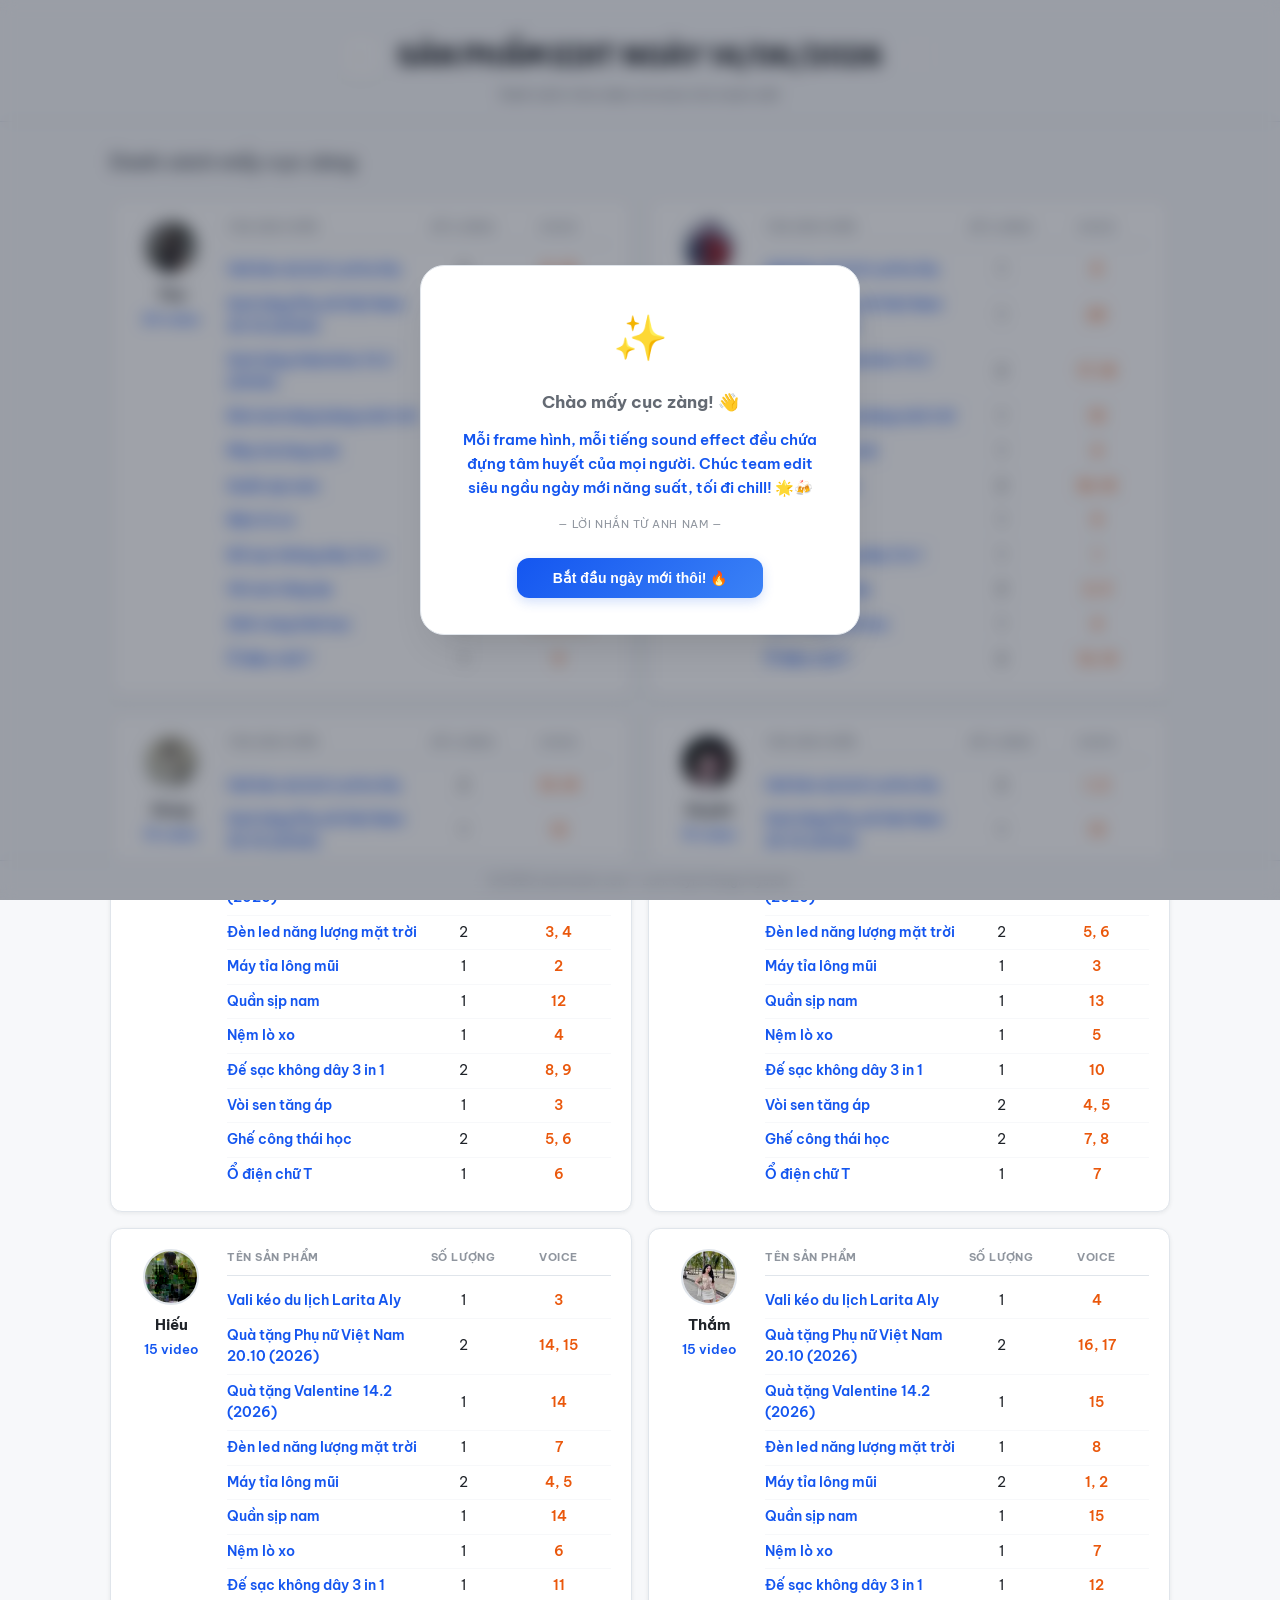
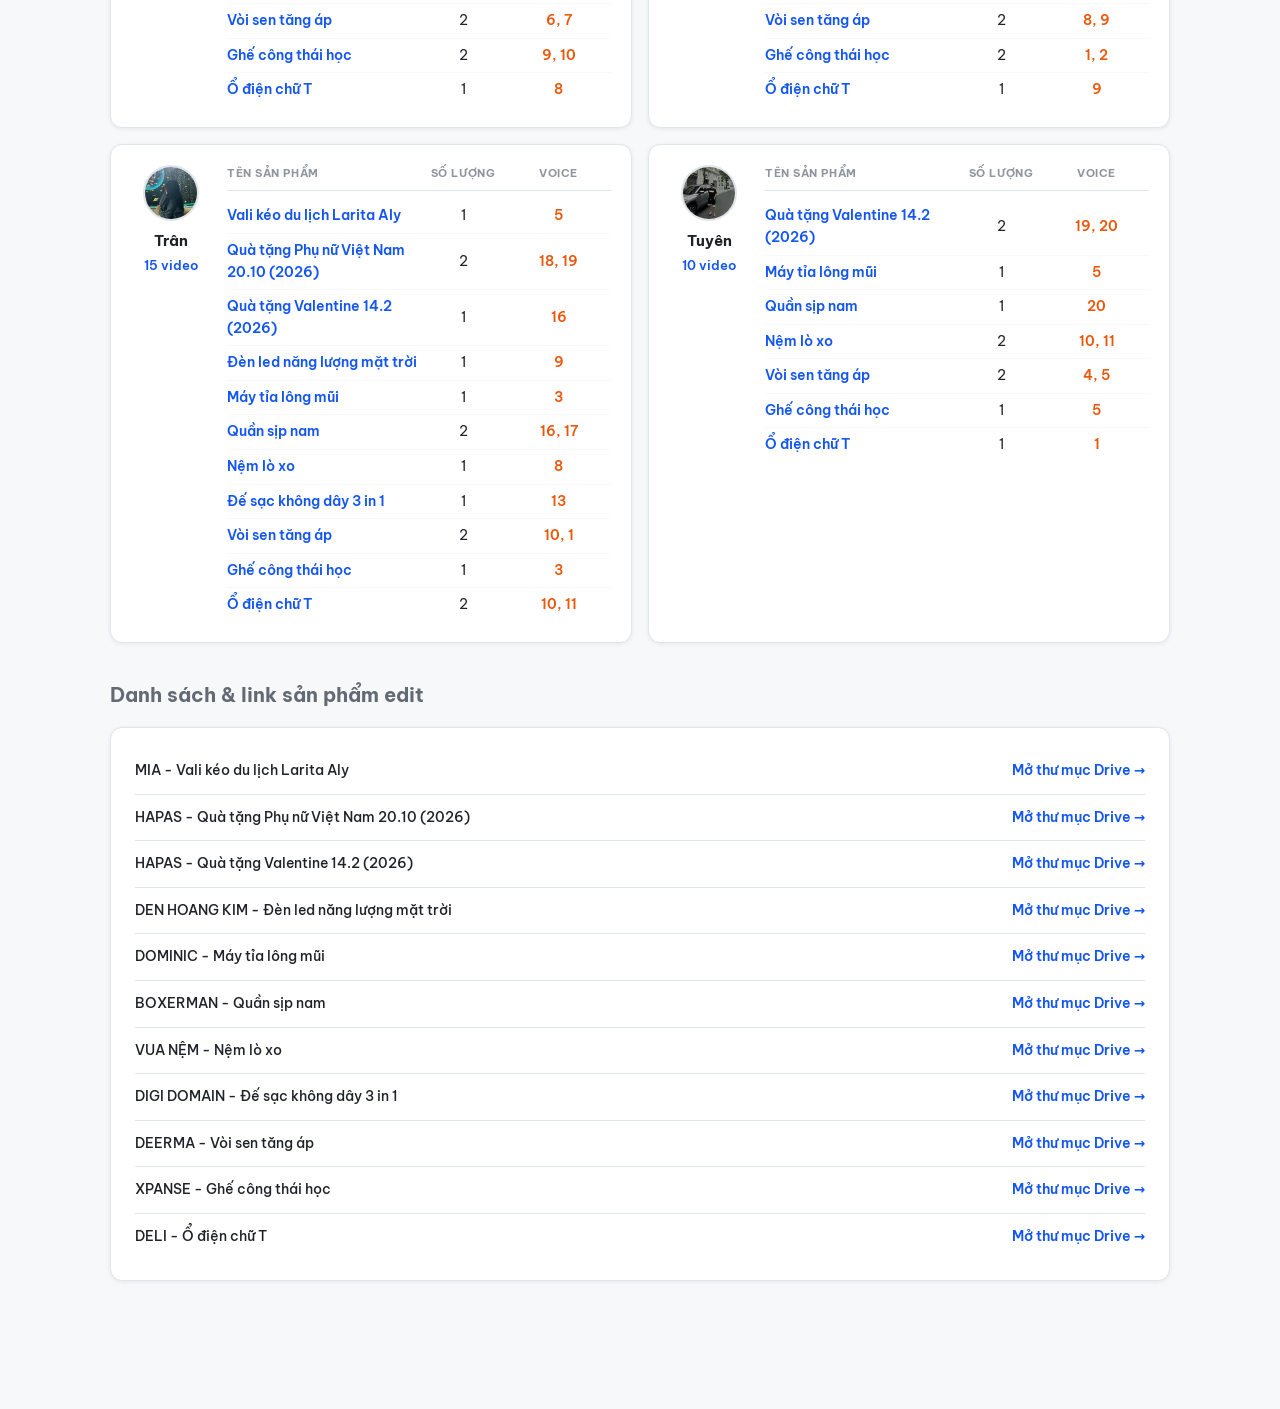
<file: phan-cong-edit-video/index.html>
<!DOCTYPE html>
<html lang="vi">
<head>
  <meta charset="UTF-8">
  <meta name="viewport" content="width=device-width, initial-scale=1.0">
  <title>Phân công edit video — namoinam</title>
  <meta name="robots" content="noindex">
  <link rel="icon" type="image/png" sizes="32x32" href="../favicon-32.png" />
  <link rel="icon" type="image/png" sizes="16x16" href="../favicon-16.png" />
  <link rel="shortcut icon" href="../favicon-32.png" />
  <link rel="preconnect" href="https://fonts.googleapis.com" />
  <link rel="preconnect" href="https://fonts.gstatic.com" crossorigin />
  <link href="https://fonts.googleapis.com/css2?family=Be+Vietnam+Pro:wght@300;400;500;600;700;800;900&display=swap" rel="stylesheet" />
  <link rel="stylesheet" href="../style.css?v=9" />
  <style>
    body {
      font-family: 'Be Vietnam Pro', -apple-system, BlinkMacSystemFont, 'Segoe UI', system-ui, sans-serif;
      background: var(--bg-soft);
      color: var(--text);
      padding-top: 0px;
      padding-bottom: 80px; /* offset for fixed footer */
    }
    .navbar {
      display: none !important;
    }
    .header {
      background: var(--bg-soft);
      border-bottom: 1px solid var(--border);
      padding: 36px 0 16px 0;
      display: flex;
      flex-direction: column;
      align-items: center;
      gap: 8px;
      position: sticky;
      top: 0px;
      z-index: 100;
      width: 100%;
    }
    .header-sub {
      font-size: 13px;
      color: var(--text-sub);
    }
    .container-custom {
      width: 100%;
      max-width: 1100px;
      margin: 0 auto;
      padding: 24px 20px;
      display: flex;
      flex-direction: column;
      align-items: stretch;
      flex-grow: 1;
    }
    .date-nav {
      display: flex;
      align-items: center;
      justify-content: center;
      gap: 16px;
      width: 100%;
    }
    .nav-btn {
      background: var(--card-bg);
      border: 1px solid var(--border);
      border-radius: var(--radius-sm);
      width: 40px;
      height: 40px;
      font-size: 18px;
      cursor: pointer;
      color: var(--text-sub);
      display: flex;
      align-items: center;
      justify-content: center;
      transition: var(--trans);
      box-shadow: var(--shadow-sm);
    }
    .nav-btn:hover:not(:disabled) {
      border-color: var(--blue);
      color: var(--blue);
      background: var(--bg-blue);
    }
    .nav-btn:disabled {
      opacity: 0.3;
      cursor: default;
    }
    .date-banner {
      font-size: 28px;
      font-weight: 800;
      letter-spacing: -0.02em;
      color: var(--text);
      text-transform: uppercase;
      line-height: 1.2;
      text-align: center;
      margin: 0;
    }
    h1 {
      font-size: 20px;
      font-weight: 700;
      margin-bottom: 20px;
      color: var(--text-sub);
      text-align: left;
      letter-spacing: -0.01em;
    }
    .grid {
      display: grid;
      grid-template-columns: repeat(auto-fill, minmax(460px, 1fr));
      gap: 16px;
      margin-bottom: 36px;
      width: 100%;
    }
    @media (max-width: 768px) {
      .container-custom { padding: 12px 12px; }
      .header { padding: 16px 0 12px 0; position: static; }
      .date-banner { font-size: 22px; }
      body { padding-top: 0px; }
    }
    @media (max-width: 540px) {
      .grid { grid-template-columns: 1fr; }
      .card { flex-direction: column; align-items: stretch; gap: 12px; }
      .card-left { flex-direction: row; width: 100%; align-items: center; text-align: left; gap: 12px; }
      .av, .av-circle { margin-bottom: 0; }
    }
    .card {
      background: var(--card-bg);
      border: 1px solid var(--border);
      border-radius: var(--radius-md);
      padding: 20px;
      box-shadow: var(--shadow-sm);
      transition: var(--trans);
      display: flex;
      flex-direction: row;
      gap: 16px;
      align-items: flex-start;
    }
    .card-left {
      display: flex;
      flex-direction: column;
      align-items: center;
      text-align: center;
      width: 80px;
      flex-shrink: 0;
    }
    .card-right {
      flex: 1;
      min-width: 0;
    }
    .card:hover {
      border-color: var(--blue-border);
      box-shadow: var(--shadow-md);
      transform: translateY(-2px);
    }
    .hdr { display: none; }
    .av {
      width: 56px;
      height: 56px;
      border-radius: 50%;
      object-fit: cover;
      flex-shrink: 0;
      border: 2px solid var(--border);
      margin-bottom: 6px;
    }
    .av-circle {
      width: 56px;
      height: 56px;
      border-radius: 50%;
      flex-shrink: 0;
      display: flex;
      align-items: center;
      justify-content: center;
      font-size: 15px;
      font-weight: 700;
      color: #fff;
      letter-spacing: 0.02em;
      user-select: none;
      margin-bottom: 6px;
    }
    .name {
      font-weight: 700;
      font-size: 15px;
      color: var(--text);
      margin-top: 2px;
    }
    .cnt {
      font-size: 13px;
      color: var(--blue);
      font-weight: 600;
      margin-top: 2px;
    }
    .list {
      border-top: none;
      padding-top: 0;
    }
    .sp-header {
      display: grid;
      grid-template-columns: 1fr 70px 105px;
      gap: 8px;
      padding: 0 0 8px 0;
      border-bottom: 1px solid var(--border);
      margin-bottom: 8px;
    }
    .sp-header span {
      font-size: 11px;
      font-weight: 700;
      color: var(--text-muted);
      text-transform: uppercase;
      letter-spacing: 0.05em;
      white-space: nowrap;
    }
    .sp-header .sp-vid, .sp-header .sp-voice {
      text-align: center;
    }
    .sp-row {
      display: grid;
      grid-template-columns: 1fr 70px 105px;
      align-items: center;
      gap: 8px;
      padding: 6px 0;
      border-bottom: 1px solid var(--bg-soft);
    }
    .sp-row:last-child {
      border-bottom: none;
    }
    .sp-name {
      font-size: 13.5px;
      color: var(--blue);
      font-weight: 600;
    }
    .sp-vid {
      font-size: 13.5px;
      color: var(--text);
      text-align: center;
      white-space: nowrap;
    }
    .sp-voice {
      font-size: 13.5px;
      color: var(--status-orange);
      font-weight: 600;
      text-align: center;
    }
    .section-title-custom {
      font-size: 20px;
      font-weight: 700;
      margin-bottom: 16px;
      color: var(--text-sub);
    }
    .link-section {
      background: var(--card-bg);
      border: 1px solid var(--border);
      border-radius: var(--radius-md);
      padding: 20px 24px;
      margin-bottom: 24px;
      box-shadow: var(--shadow-sm);
      width: 100%;
      overflow-x: auto;
      -webkit-overflow-scrolling: touch;
    }
    .link-table {
      width: 100%;
      border-collapse: collapse;
    }
    .link-table tr {
      border-bottom: 1px solid var(--border);
    }
    .link-table tr:last-child {
      border-bottom: none;
    }
    .link-table td {
      padding: 12px 0;
      font-size: 13.5px;
    }
    .link-table td:first-child {
      color: var(--text);
      font-weight: 500;
      width: 55%;
    }
    .link-table td:last-child {
      text-align: right;
    }
    .link-table a {
      color: var(--blue);
      text-decoration: none;
      font-size: 13.5px;
      font-weight: 600;
      transition: var(--trans);
    }
    .link-table a:hover {
      color: var(--blue-hover);
      text-decoration: underline;
    }
    .no-link {
      color: var(--text-muted);
      font-size: 13.5px;
    }
    .loading {
      color: var(--text-muted);
      font-size: 13.5px;
      padding: 12px 0;
    }
    .footer {
      position: fixed;
      bottom: 0;
      left: 0;
      right: 0;
      background: var(--bg-soft);
      border-top: 1px solid var(--border);
      padding: 10px 16px;
      font-size: 12px;
      color: var(--text-muted);
      text-align: center;
      z-index: 10;
    }

    /* Motivational Popup */
    .popup-overlay {
      position: fixed;
      top: 0;
      left: 0;
      right: 0;
      bottom: 0;
      background: rgba(15, 23, 42, 0.4); /* Slate-900 overlay */
      backdrop-filter: blur(8px);
      -webkit-backdrop-filter: blur(8px);
      z-index: 9999;
      display: flex;
      align-items: center;
      justify-content: center;
      padding: 20px;
      opacity: 0;
      pointer-events: none;
      transition: opacity 0.3s ease;
    }
    .popup-overlay.show {
      opacity: 1;
      pointer-events: auto;
    }
    .popup-content {
      background: var(--card-bg);
      border: 1px solid var(--border);
      border-radius: 24px;
      padding: 36px 24px;
      max-width: 440px;
      width: 100%;
      text-align: center;
      box-shadow: 0 20px 40px -15px rgba(0, 0, 0, 0.15);
      transform: scale(0.9);
      transition: transform 0.3s ease;
    }
    .popup-overlay.show .popup-content {
      transform: scale(1);
    }
    .popup-icon {
      font-size: 44px;
      margin-bottom: 16px;
      animation: bounce 2s infinite;
    }
    .popup-title {
      font-size: 17px;
      font-weight: 700;
      color: var(--text-sub);
      margin-bottom: 12px;
    }
    .popup-quote {
      font-size: 15px;
      font-weight: 600;
      color: var(--blue);
      line-height: 1.6;
      margin-bottom: 16px;
      padding: 0 8px;
    }
    .popup-author {
      font-size: 11px;
      color: var(--text-muted);
      text-transform: uppercase;
      letter-spacing: 0.05em;
      margin-bottom: 24px;
    }
    .popup-btn {
      background: linear-gradient(135deg, var(--blue) 0%, #3b82f6 100%);
      color: #fff;
      border: none;
      border-radius: 12px;
      padding: 12px 36px;
      font-size: 14px;
      font-weight: 700;
      cursor: pointer;
      box-shadow: 0 4px 12px rgba(37, 99, 235, 0.2);
      transition: var(--trans);
    }
    .popup-btn:hover {
      transform: translateY(-2px);
      box-shadow: 0 6px 16px rgba(37, 99, 235, 0.3);
    }
    .popup-btn:active {
      transform: translateY(0);
    }
    @keyframes bounce {
      0%, 100% { transform: translateY(0); }
      50% { transform: translateY(-6px); }
    }
  </style>
</head>
<body>

<!-- MOTIVATIONAL POPUP -->
<div id="motivational-popup" class="popup-overlay" style="display: none;">
  <div class="popup-content">
    <div class="popup-icon">✨</div>
    <h3 class="popup-title">Chào mấy cục zàng! 👋</h3>
    <p class="popup-quote" id="popup-quote">Chúc team mình ngày mới làm việc thật chill và nhiều cảm hứng! 🎧</p>
    <div class="popup-author">— Lời nhắn từ anh Nam —</div>
    <button class="popup-btn" onclick="closePopup()">Bắt đầu ngày mới thôi! 🔥</button>
  </div>
</div>

<!-- NAVBAR -->
<nav class="navbar" id="navbar">
  <div class="nav-inner">
    <a href="../index.html" class="logo">
      <div class="logo-icon"><img src="../avatar.jpg" alt="Nam ơi Nam" /></div><span class="logo-text">Nam <em>ơi</em> Nam</span>
    </a>
    <ul class="nav-links" id="nav-links">
      <li><a href="../#about">Về Nam</a></li>
      <li><a href="../#journey">Hành trình</a></li>
      <li><a href="../#content">Nội dung</a></li>
      <li><a href="../#support">Hỗ trợ</a></li>
      <li><a href="../#collab">Hợp tác</a></li>
      <li><a href="../#contact" class="btn-nav">Liên hệ</a></li>
    </ul>
    <button class="burger" id="burger" aria-label="Menu">
      <span></span><span></span><span></span>
    </button>
  </div>
</nav>

<!-- MOBILE MENU OVERLAY -->
<div id="mobile-menu" class="mobile-menu" role="dialog" aria-modal="true" aria-label="Menu điều hướng">
  <button class="mobile-menu-close" id="mobile-menu-close" aria-label="Đóng menu">✕</button>
  <nav>
    <a href="../#about" class="mobile-menu-link">Về Nam</a>
    <a href="../#journey" class="mobile-menu-link">Hành trình</a>
    <a href="../#content" class="mobile-menu-link">Nội dung</a>
    <a href="../#support" class="mobile-menu-link">Hỗ trợ</a>
    <a href="../#collab" class="mobile-menu-link">Hợp tác</a>
    <a href="../#contact" class="mobile-menu-link mobile-menu-cta">Liên hệ</a>
  </nav>
</div>

<div class="header">
  <div class="date-nav" style="display: flex; align-items: center; justify-content: center; gap: 16px; width: 100%;">
    <button class="nav-btn" id="prev-btn" onclick="navigate(-1)" disabled style="margin-bottom:0">&#8592;</button>
    <h2 class="date-banner" id="date-banner" style="margin-bottom:0">SẢN PHẨM EDIT NGÀY ...</h2>
    <button class="nav-btn" id="next-btn" onclick="navigate(1)" disabled style="margin-bottom:0">&#8594;</button>
  </div>
  <div class="header-sub">Danh sách chia video và voice cho team edit</div>
</div>

<div class="container-custom">
  <h1>Danh sách mấy cục zàng</h1>

<div class="grid">
  <div class="card">
    <div class="card-left">
      <img class="av" src="[data-uri]" alt="Thư" onerror="this.style.display='none';this.nextElementSibling.style.display='flex';">
      <div class="av-circle" style="display:none;background:var(--status-green)">TH</div>
      <div class="name">Thư</div>
      <div class="cnt" id="cnt-Thư"></div>
    </div>
    <div class="card-right">
      <div class="list" id="list-Thư"></div>
    </div>
  </div>
  <div class="card">
    <div class="card-left">
      <img class="av" src="[data-uri]" alt="Sơn" onerror="this.style.display='none';this.nextElementSibling.style.display='flex';">
      <div class="av-circle" style="display:none;background:var(--status-blue)">SN</div>
      <div class="name">Sơn</div>
      <div class="cnt" id="cnt-Sơn"></div>
    </div>
    <div class="card-right">
      <div class="list" id="list-Sơn"></div>
    </div>
  </div>
  <div class="card">
    <div class="card-left">
      <img class="av" src="[data-uri]" alt="Dung" onerror="this.style.display='none';this.nextElementSibling.style.display='flex';">
      <div class="av-circle" style="display:none;background:var(--status-orange)">DG</div>
      <div class="name">Dung</div>
      <div class="cnt" id="cnt-Dung"></div>
    </div>
    <div class="card-right">
      <div class="list" id="list-Dung"></div>
    </div>
  </div>
  <div class="card">
    <div class="card-left">
      <img class="av" src="[data-uri]" alt="Duyên" onerror="this.style.display='none';this.nextElementSibling.style.display='flex';">
      <div class="av-circle" style="display:none;background:var(--status-purple)">DY</div>
      <div class="name">Duyên</div>
      <div class="cnt" id="cnt-Duyên"></div>
    </div>
    <div class="card-right">
      <div class="list" id="list-Duyên"></div>
    </div>
  </div>
  <div class="card">
    <div class="card-left">
      <img class="av" src="[data-uri]" alt="Hiếu" onerror="this.style.display='none';this.nextElementSibling.style.display='flex';">
      <div class="av-circle" style="display:none;background:var(--status-blue)">HI</div>
      <div class="name">Hiếu</div>
      <div class="cnt" id="cnt-Hiếu"></div>
    </div>
    <div class="card-right">
      <div class="list" id="list-Hiếu"></div>
    </div>
  </div>
  <div class="card">
    <div class="card-left">
      <img class="av" src="[data-uri]" alt="Thắm" onerror="this.style.display='none';this.nextElementSibling.style.display='flex';">
      <div class="av-circle" style="display:none;background:var(--status-red)">TM</div>
      <div class="name">Thắm</div>
      <div class="cnt" id="cnt-Thắm"></div>
    </div>
    <div class="card-right">
      <div class="list" id="list-Thắm"></div>
    </div>
  </div>
  <div class="card">
    <div class="card-left">
      <img class="av" src="[data-uri]" alt="Trân" onerror="this.style.display='none';this.nextElementSibling.style.display='flex';">
      <div class="av-circle" style="display:none;background:var(--status-purple)">TR</div>
      <div class="name">Trân</div>
      <div class="cnt" id="cnt-Trân"></div>
    </div>
    <div class="card-right">
      <div class="list" id="list-Trân"></div>
    </div>
  </div>
  <div class="card">
    <div class="card-left">
      <img class="av" src="[data-uri]" alt="Tuyên" onerror="this.style.display='none';this.nextElementSibling.style.display='flex';">
      <div class="av-circle" style="display:none;background:var(--status-indigo)">TU</div>
      <div class="name">Tuyên</div>
      <div class="cnt" id="cnt-Tuyên"></div>
    </div>
    <div class="card-right">
      <div class="list" id="list-Tuyên"></div>
    </div>
  </div>
</div>

  <h2 class="section-title-custom">Danh sách &amp; link sản phẩm edit</h2>
  <div class="link-section">
    <table class="link-table" id="link-table"><tr><td class="loading">Đang tải...</td></tr></table>
  </div>
</div>

<div class="footer">
  <span>© 2026 namoinam.com • Lark Style Design System</span>
</div>

<script>
const EMPLOYEES = ['Thư','Sơn','Dung','Duyên','Hiếu','Thắm','Trân','Tuyên'];
let historyData = {};
let dates = [];
let idx = 0;

function cardName(fullName) {
  const idx = fullName.indexOf(' - ');
  return idx === -1 ? fullName : fullName.slice(idx + 3);
}

function fmtDate(iso) {
  const [y,m,d] = iso.split('-');
  return d+'/'+m+'/'+y;
}

function updateNav() {
  document.getElementById('prev-btn').disabled = idx <= 0;
  document.getElementById('next-btn').disabled = idx >= dates.length - 1;
}

function render(date) {
  const data = historyData[date];
  document.getElementById('date-banner').textContent = 'SẢN PHẨM EDIT NGÀY ' + fmtDate(date);
  EMPLOYEES.forEach(emp => {
    const listEl = document.getElementById('list-' + emp);
    const cntEl  = document.getElementById('cnt-'  + emp);
    if (!listEl) return;
    const empData = (data.assignments && data.assignments[emp]) || [];
    // Backward compat: old format là array, new format là {videos, voices}
    const videos = Array.isArray(empData) ? empData : (empData.videos || []);
    const voices = Array.isArray(empData) ? [] : (empData.voices || []);
    // Merge by product name
    const voiceMap = {};
    voices.forEach(v => { voiceMap[v.name] = v; });
    const allNames = [...new Set([...videos.map(v=>v.name), ...voices.map(v=>v.name)])];
    listEl.innerHTML = allNames.map(name => {
      const vid = videos.find(v => v.name === name);
      const voc = voiceMap[name];
      const vidCell = vid ? vid.count : '';
      const vocCell = voc ? (voc.voice_from !== undefined
        ? voc.voice_from + (voc.voice_to > voc.voice_from ? '-' + voc.voice_to : '')
        : voc.count) : '';
      return '<div class="sp-row"><span class="sp-name">'+cardName(name)+'</span><span class="sp-vid">'+vidCell+'</span><span class="sp-voice">'+vocCell+'</span></div>';
    }).join('');
    const totalVid = videos.reduce((s,p) => s+p.count, 0);
    if (cntEl) cntEl.textContent = totalVid + ' video';
    if (allNames.length) {
      listEl.innerHTML = '<div class="sp-header"><span>Tên sản phẩm</span><span class="sp-vid">Số lượng</span><span class="sp-voice">Voice</span></div>' + listEl.innerHTML;
    }
  });
  const table = document.getElementById('link-table');
  const links = data.links || [];
  table.innerHTML = links.map(l =>
    l.url
      ? '<tr><td>'+l.full_name+'</td><td><a href="'+l.url+'" target="_blank">Mở thư mục Drive &#8594;</a></td></tr>'
      : '<tr><td>'+l.full_name+'</td><td><span class="no-link">Không tìm thấy</span></td></tr>'
  ).join('');
}

function navigate(dir) {
  idx = Math.max(0, Math.min(dates.length-1, idx+dir));
  render(dates[idx]);
  updateNav();
}

(async function init() {
  try {
    const res = await fetch('../history.json?t='+Date.now());
    historyData = await res.json();
    dates = Object.keys(historyData).sort();
    if (dates.length > 0) {
      idx = dates.length - 1;
      render(dates[idx]);
      updateNav();
    } else {
      document.getElementById('date-banner').textContent = 'CHƯA CÓ LỊCH SỬ PHÂN CÔNG';
      document.getElementById('link-table').innerHTML = '<tr><td class="loading">Không có dữ liệu lịch sử</td></tr>';
    }
  } catch(e) {
    const today = new Date();
    const iso = today.getFullYear()+'-'+String(today.getMonth()+1).padStart(2,'0')+'-'+String(today.getDate()).padStart(2,'0');
    document.getElementById('date-banner').textContent = 'SẢN PHẨM EDIT NGÀY ' + fmtDate(iso);
    document.getElementById('link-table').innerHTML = '<tr><td class="loading">Không tải được lịch sử</td></tr>';
  }
})();

// Hamburger menu control
const burger = document.getElementById('burger');
const mobileMenu = document.getElementById('mobile-menu');
const mobileMenuClose = document.getElementById('mobile-menu-close');

function openMenu() { mobileMenu.classList.add('open'); document.body.style.overflow = 'hidden'; }
function closeMenu() { mobileMenu.classList.remove('open'); document.body.style.overflow = ''; }

burger.addEventListener('click', openMenu);
mobileMenuClose.addEventListener('click', closeMenu);
mobileMenu.querySelectorAll('a').forEach(a => a.addEventListener('click', closeMenu));
document.addEventListener('keydown', e => { if (e.key === 'Escape') closeMenu(); });

// MOTIVATIONAL POPUP LOGIC
const MOTIVATIONAL_QUOTES = [
  "Chúc mấy cục zàng ngày mới tràn đầy năng lượng sáng tạo! Hãy biến mỗi frame hình thành một tác phẩm nghệ thuật nha! 🎬✨",
  "Hôm nay hãy biến những source quay bình thường thành những thước phim triệu view nhé! Cố lên team mình ơi! 💪🔥",
  "Sự tỉ mỉ trong từng giây cắt ghép chính là chìa khóa tạo nên sự khác biệt. Chúc cả team ngày mới làm việc thật chill và tràn ngập cảm hứng! 🎧🌈",
  "Anh Nam biết công việc edit rất áp lực và cần sự kiên nhẫn cực lớn. Cảm ơn mọi người đã luôn đồng hành cùng anh để tạo ra những sản phẩm chất lượng nhất! ❤️🚀",
  "Mỗi frame hình, mỗi tiếng sound effect đều chứa đựng tâm huyết của mọi người. Chúc team edit siêu ngầu ngày mới năng suất, tối đi chill! 🌟🍻",
  "Một ngày làm việc hiệu quả bắt đầu bằng một nụ cười thật tươi. Hôm nay làm việc thật vui vẻ và thoải mái nhé mấy cục zàng! ☀️🌻",
  "Sáng tạo là không giới hạn! Hãy cứ tự tin thử nghiệm những ý tưởng mới, những góc cắt táo bạo. Anh Nam luôn ủng hộ mọi người hết mình! 🎨⚡",
  "Đường đi khó không khó vì ngăn sông cách núi, mà khó vì lòng người ngại núi e sông. Edit video khó cũng không khó khi team mình luôn đồng lòng! ⛰️❤️",
  "Năng suất hôm nay, gặt hái ngày mai! Chúc mấy cục zàng hoàn thành xuất sắc các sản phẩm hôm nay thật nhanh để được nghỉ ngơi thoải mái! 🎉🕺",
  "Sự kiên trì của mọi người trong phòng edit chính là bệ phóng cho từng video triệu view của kênh. Cảm ơn các cục zàng rất nhiều! 🌠🙏",
  "Làm việc có tâm, ắt sẽ có tầm! Từng giây chuyển cảnh mượt mà của mọi người đang làm người xem thích thú lắm đó. Ngày mới thật rực rỡ nha! 💥✨",
  "Làm hết sức, chơi hết mình! Chúc cả team ngày mới nhiều idea mới lạ, dựng video mượt mà không lo giật lag! 💻🔥",
  "Mỗi ngày đi làm là một ngày được sáng tạo và cống hiến. Cảm ơn team edit đã luôn là chỗ dựa vững chắc cho kênh Nam ơi Nam! 💖🙌",
  "Không có áp lực thì không có kim cương. Nhưng anh Nam mong mọi người làm việc vui vẻ và thoải mái là trên hết! Nhận năng lượng tích cực nào! 💎✨",
  "Hãy tự hào về công việc mọi người đang làm, vì chính mọi người là những người thổi hồn và mang năng lượng tích cực đến cho hàng triệu khán giả! 🌈🎬"
];

function showMotivationalPopup() {
  const today = new Date();
  const dateStr = today.getFullYear() + '-' + String(today.getMonth() + 1).padStart(2, '0') + '-' + String(today.getDate()).padStart(2, '0');
  
  if (localStorage.getItem('last_popup_date') === dateStr) {
    return;
  }

  const quoteIndex = today.getDate() % MOTIVATIONAL_QUOTES.length;
  const quoteText = MOTIVATIONAL_QUOTES[quoteIndex];
  
  const popup = document.getElementById('motivational-popup');
  const quoteEl = document.getElementById('popup-quote');
  
  if (popup && quoteEl) {
    quoteEl.textContent = quoteText;
    popup.style.display = 'flex';
    popup.offsetHeight; // force reflow
    popup.classList.add('show');
  }
}

function closePopup() {
  const popup = document.getElementById('motivational-popup');
  if (popup) {
    popup.classList.remove('show');
    setTimeout(() => {
      popup.style.display = 'none';
      const today = new Date();
      const dateStr = today.getFullYear() + '-' + String(today.getMonth() + 1).padStart(2, '0') + '-' + String(today.getDate()).padStart(2, '0');
      localStorage.setItem('last_popup_date', dateStr);
    }, 300);
  }
}

// Gọi show popup sau khi trang load
window.addEventListener('DOMContentLoaded', () => {
  setTimeout(showMotivationalPopup, 650);
});
</script>
</body>
</html>
</file>
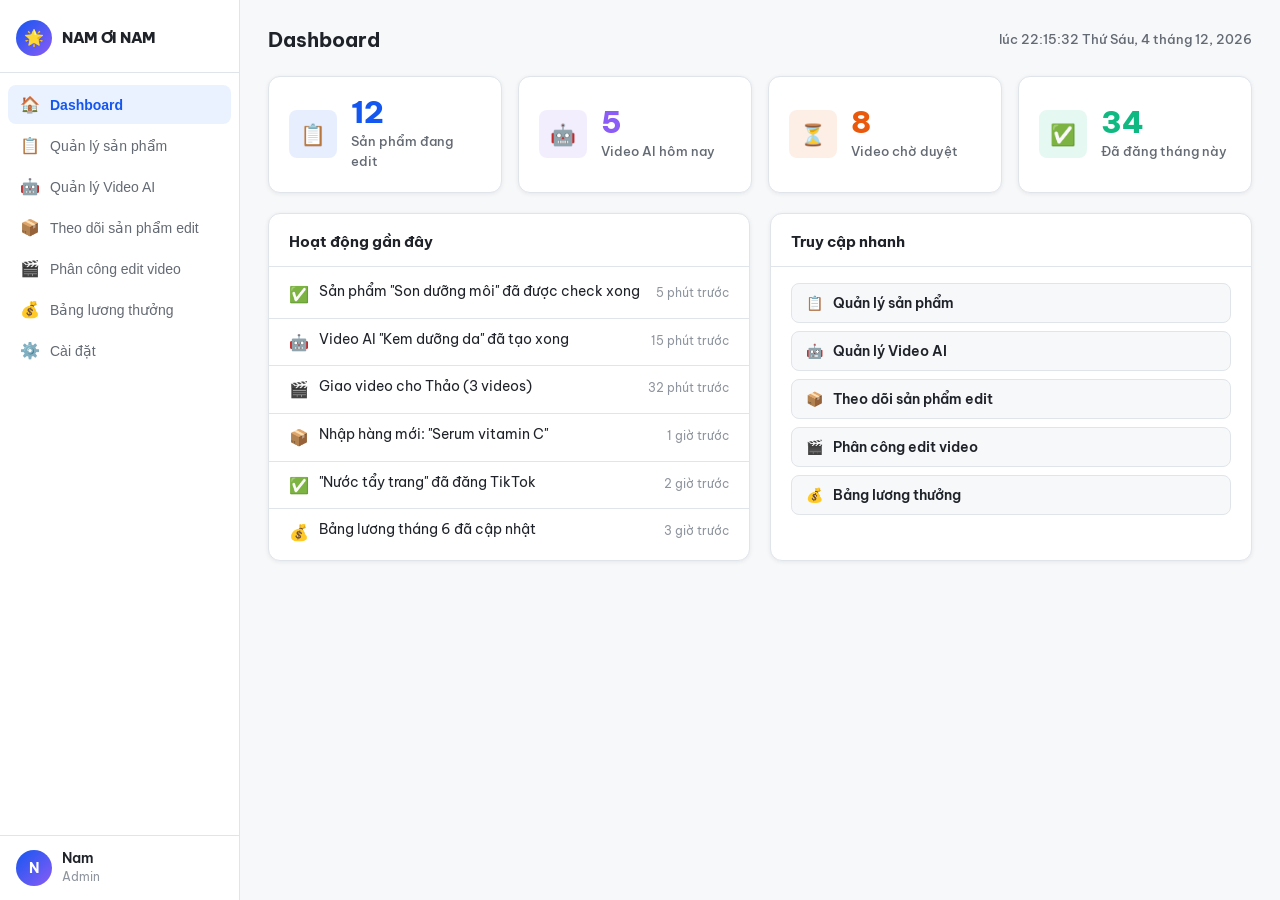
<file: portal/index.html>
<!DOCTYPE html>
<html lang="vi">
<head>
  <meta charset="UTF-8">
  <meta name="viewport" content="width=device-width, initial-scale=1.0">
  <title>NAM ƠI NAM — Portal Nội Bộ</title>
  <link rel="preconnect" href="https://fonts.googleapis.com">
  <link href="https://fonts.googleapis.com/css2?family=Be+Vietnam+Pro:wght@400;500;600;700;800&display=swap" rel="stylesheet">
  <style>
    :root {
      --bg: #FFFFFF;
      --bg-soft: #F7F8FA;
      --bg-blue: #F0F4FF;
      --blue: #1456F0;
      --blue-hover: #0442D2;
      --blue-light: #336DF4;
      --blue-dim: rgba(20,86,240,0.08);
      --blue-border: rgba(20,86,240,0.2);
      --text: #1F2329;
      --text-sub: #646A73;
      --text-muted: #8F959E;
      --border: #E0E5EB;
      --card-bg: #FFFFFF;
      --radius-sm: 8px;
      --radius-md: 12px;
      --radius-lg: 16px;
      --trans: all 0.2s cubic-bezier(0.4,0,0.2,1);
      --shadow-sm: 0 1px 4px rgba(31,35,41,0.08);
      --shadow-md: 0 4px 16px rgba(31,35,41,0.1);
      --shadow-blue: 0 4px 16px rgba(20,86,240,0.25);
      --status-green: #10B981;
      --status-purple: #8B5CF6;
      --status-orange: #EA580C;
    }

    *, *::before, *::after {
      box-sizing: border-box;
      margin: 0;
      padding: 0;
    }

    html, body {
      height: 100%;
      overflow: hidden;
    }

    body {
      font-family: 'Be Vietnam Pro', -apple-system, sans-serif;
      color: var(--text);
      background: var(--bg-soft);
      font-size: 14px;
      line-height: 1.6;
    }

    /* ===================== SCROLLBAR ===================== */
    ::-webkit-scrollbar { width: 6px; height: 6px; }
    ::-webkit-scrollbar-track { background: transparent; }
    ::-webkit-scrollbar-thumb { background: #D1D5DB; border-radius: 3px; }
    ::-webkit-scrollbar-thumb:hover { background: #9CA3AF; }

    /* ===================== HAMBURGER ===================== */
    .hamburger {
      display: none;
      position: fixed;
      top: 12px;
      left: 12px;
      z-index: 200;
      background: #fff;
      border: 1px solid var(--border);
      border-radius: var(--radius-sm);
      padding: 8px 10px;
      font-size: 1.2rem;
      cursor: pointer;
      align-items: center;
      justify-content: center;
      line-height: 1;
      transition: var(--trans);
    }
    .hamburger:hover { background: var(--bg-soft); }

    /* ===================== SIDEBAR BACKDROP ===================== */
    .sidebar-backdrop {
      display: none;
      position: fixed;
      inset: 0;
      background: rgba(0,0,0,0.4);
      z-index: 99;
    }

    /* ===================== SIDEBAR ===================== */
    .sidebar {
      position: fixed;
      left: 0;
      top: 0;
      width: 240px;
      height: 100vh;
      background: #fff;
      border-right: 1px solid var(--border);
      display: flex;
      flex-direction: column;
      z-index: 100;
      transition: transform 0.3s cubic-bezier(0.4,0,0.2,1);
    }

    /* Logo area */
    .sidebar-logo {
      display: flex;
      align-items: center;
      gap: 10px;
      padding: 20px 16px 16px;
      border-bottom: 1px solid var(--border);
    }

    .logo-icon {
      width: 36px;
      height: 36px;
      border-radius: 50%;
      background: linear-gradient(135deg, #1456F0, #8B5CF6);
      display: flex;
      align-items: center;
      justify-content: center;
      font-size: 1rem;
      flex-shrink: 0;
    }

    .logo-text {
      font-weight: 800;
      font-size: 0.95rem;
      color: var(--text);
      letter-spacing: -0.02em;
      line-height: 1.2;
    }

    /* Nav */
    .sidebar-nav {
      flex: 1;
      padding: 12px 8px;
      overflow-y: auto;
      display: flex;
      flex-direction: column;
      gap: 2px;
    }

    .nav-item {
      display: flex;
      align-items: center;
      gap: 10px;
      padding: 10px 12px;
      border-radius: var(--radius-sm);
      cursor: pointer;
      transition: background 0.15s, color 0.15s;
      color: var(--text-sub);
      font-weight: 500;
      font-size: 0.875rem;
      user-select: none;
      border: none;
      background: none;
      width: 100%;
      text-align: left;
    }

    .nav-item:hover {
      background: var(--bg-soft);
      color: var(--text);
    }

    .nav-item.active {
      background: #EBF2FF;
      color: var(--blue);
      font-weight: 600;
    }

    .nav-item .nav-icon {
      font-size: 1rem;
      width: 20px;
      text-align: center;
      flex-shrink: 0;
    }

    .nav-item .nav-label {
      flex: 1;
    }

    /* Sidebar bottom user */
    .sidebar-user {
      padding: 14px 16px;
      border-top: 1px solid var(--border);
      display: flex;
      align-items: center;
      gap: 10px;
    }

    .user-avatar {
      width: 36px;
      height: 36px;
      border-radius: 50%;
      background: linear-gradient(135deg, #1456F0, #8B5CF6);
      display: flex;
      align-items: center;
      justify-content: center;
      color: #fff;
      font-weight: 700;
      font-size: 0.875rem;
      flex-shrink: 0;
    }

    .user-info { flex: 1; min-width: 0; }

    .user-name {
      font-weight: 600;
      font-size: 0.875rem;
      color: var(--text);
      line-height: 1.2;
    }

    .user-role {
      font-size: 0.75rem;
      color: var(--text-muted);
    }

    /* ===================== CONTENT AREA ===================== */
    .content-area {
      margin-left: 240px;
      height: 100vh;
      background: var(--bg-soft);
      overflow-y: auto;
    }

    /* ===================== PANEL ===================== */
    .panel {
      display: none;
      min-height: 100%;
    }

    .panel.active {
      display: block;
    }

    /* Page header */
    .page-header {
      display: flex;
      align-items: center;
      justify-content: space-between;
      padding: 24px 28px 0;
      margin-bottom: 20px;
    }

    .page-title {
      font-size: 1.25rem;
      font-weight: 700;
      color: var(--text);
    }

    /* ===================== BUTTONS ===================== */
    .btn {
      display: inline-flex;
      align-items: center;
      gap: 6px;
      padding: 8px 16px;
      border-radius: var(--radius-sm);
      font-family: inherit;
      font-size: 0.875rem;
      font-weight: 600;
      cursor: pointer;
      transition: var(--trans);
      border: none;
      line-height: 1;
    }

    .btn-primary {
      background: var(--blue);
      color: #fff;
    }

    .btn-primary:hover {
      background: var(--blue-hover);
      box-shadow: var(--shadow-blue);
    }

    .btn-outline {
      background: #fff;
      color: var(--text);
      border: 1px solid var(--border);
    }

    .btn-outline:hover {
      background: var(--bg-soft);
    }

    .btn-ghost {
      background: transparent;
      color: var(--text-sub);
      border: none;
      padding: 4px 8px;
    }

    .btn-ghost:hover {
      background: var(--bg-soft);
      color: var(--text);
    }

    /* ===================== CARD ===================== */
    .card {
      background: var(--card-bg);
      border-radius: var(--radius-md);
      box-shadow: var(--shadow-sm);
      border: 1px solid var(--border);
    }

    /* ===================== DASHBOARD PANEL ===================== */
    #panel-dashboard {
      padding: 0 0 28px;
    }

    .dashboard-content {
      padding: 0 28px;
    }

    /* Clock */
    .clock-wrapper {
      font-size: 0.825rem;
      color: var(--text-sub);
      font-weight: 500;
    }

    /* Stat grid */
    .stats-grid {
      display: grid;
      grid-template-columns: repeat(4, 1fr);
      gap: 16px;
      margin-bottom: 20px;
    }

    .stat-card {
      background: var(--card-bg);
      border-radius: var(--radius-md);
      box-shadow: var(--shadow-sm);
      border: 1px solid var(--border);
      padding: 20px;
      display: flex;
      align-items: center;
      gap: 14px;
      transition: var(--trans);
    }

    .stat-card:hover {
      box-shadow: var(--shadow-md);
      transform: translateY(-1px);
    }

    .stat-icon-box {
      width: 48px;
      height: 48px;
      border-radius: var(--radius-sm);
      display: flex;
      align-items: center;
      justify-content: center;
      font-size: 1.3rem;
      flex-shrink: 0;
    }

    .stat-info { flex: 1; }

    .stat-value {
      font-size: 1.875rem;
      font-weight: 800;
      line-height: 1;
      margin-bottom: 4px;
    }

    .stat-label {
      font-size: 0.8rem;
      color: var(--text-sub);
      font-weight: 500;
    }

    /* Dashboard two-column bottom */
    .dashboard-bottom {
      display: grid;
      grid-template-columns: 1fr 1fr;
      gap: 20px;
    }

    .card-header {
      padding: 16px 20px 12px;
      border-bottom: 1px solid var(--border);
      font-weight: 700;
      font-size: 0.95rem;
      color: var(--text);
    }

    /* Activity list */
    .activity-list {
      padding: 4px 0;
    }

    .activity-item {
      display: flex;
      align-items: flex-start;
      gap: 10px;
      padding: 10px 20px;
      border-bottom: 1px solid var(--border);
      transition: background 0.15s;
    }

    .activity-item:last-child { border-bottom: none; }

    .activity-item:hover { background: var(--bg-soft); }

    .activity-icon { font-size: 1rem; flex-shrink: 0; margin-top: 1px; }

    .activity-text {
      flex: 1;
      font-size: 0.85rem;
      color: var(--text);
      line-height: 1.5;
    }

    .activity-time {
      font-size: 0.75rem;
      color: var(--text-muted);
      white-space: nowrap;
      flex-shrink: 0;
      margin-top: 2px;
    }

    /* Quick links */
    .quick-links {
      padding: 16px 20px;
      display: flex;
      flex-direction: column;
      gap: 8px;
    }

    .quick-link-btn {
      display: flex;
      align-items: center;
      gap: 10px;
      padding: 10px 14px;
      border-radius: var(--radius-sm);
      background: var(--bg-soft);
      border: 1px solid var(--border);
      cursor: pointer;
      font-family: inherit;
      font-size: 0.875rem;
      font-weight: 600;
      color: var(--text);
      transition: var(--trans);
      text-align: left;
      width: 100%;
    }

    .quick-link-btn:hover {
      background: var(--bg-blue);
      border-color: var(--blue-border);
      color: var(--blue);
      box-shadow: var(--shadow-sm);
    }

    /* ===================== KANBAN — LINEAR/NOTION STYLE ===================== */
    .kanban-wrapper {
      padding: 0 24px 28px;
    }

    .kanban-board {
      display: flex;
      gap: 16px;
      overflow-x: auto;
      padding-bottom: 12px;
      min-height: calc(100vh - 160px);
      align-items: flex-start;
    }

    /* Column color themes */
    .kanban-column {
      min-width: 260px;
      max-width: 280px;
      border-radius: var(--radius-md);
      padding: 14px 12px;
      display: flex;
      flex-direction: column;
      gap: 10px;
      border: 2px solid transparent;
      transition: border-color 0.15s, box-shadow 0.15s;
      flex-shrink: 0;
    }

    /* Column color variants — Notion style */
    .kanban-column[data-col="0"] { background: #F2F3F5; }
    .kanban-column[data-col="1"] { background: #EBF2FF; }
    .kanban-column[data-col="2"] { background: #FFF4ED; }
    .kanban-column[data-col="3"] { background: #EDFAF4; }
    .kanban-column[data-col="4"] { background: #F5F3FF; }
    .kanban-column[data-col="5"] { background: #FEF2F2; }

    .kanban-column.drag-over {
      border-color: var(--blue);
      box-shadow: 0 0 0 3px var(--blue-dim);
    }

    .col-header {
      display: flex;
      align-items: center;
      gap: 8px;
      padding: 0 2px;
      margin-bottom: 2px;
    }

    /* Colored dot indicator */
    .col-dot {
      width: 10px;
      height: 10px;
      border-radius: 50%;
      flex-shrink: 0;
    }
    .kanban-column[data-col="0"] .col-dot { background: #9CA3AF; }
    .kanban-column[data-col="1"] .col-dot { background: #1456F0; }
    .kanban-column[data-col="2"] .col-dot { background: #EA580C; }
    .kanban-column[data-col="3"] .col-dot { background: #10B981; }
    .kanban-column[data-col="4"] .col-dot { background: #8B5CF6; }
    .kanban-column[data-col="5"] .col-dot { background: #DC2626; }

    .col-title {
      font-weight: 700;
      font-size: 0.875rem;
      color: var(--text);
      flex: 1;
    }

    .col-count {
      background: rgba(0,0,0,0.1);
      color: var(--text-sub);
      border-radius: 20px;
      padding: 2px 9px;
      font-size: 0.75rem;
      font-weight: 700;
    }

    .col-add-btn {
      background: none;
      border: none;
      cursor: pointer;
      color: var(--text-muted);
      font-size: 1.1rem;
      padding: 2px 4px;
      border-radius: 4px;
      transition: background 0.15s, color 0.15s;
      line-height: 1;
    }
    .col-add-btn:hover { background: rgba(0,0,0,0.08); color: var(--text); }

    .kanban-cards {
      display: flex;
      flex-direction: column;
      gap: 10px;
      flex: 1;
      min-height: 40px;
    }

    /* ── Kanban card — Linear/Notion style ── */
    .kanban-card {
      background: #fff;
      border-radius: 10px;
      border: 1px solid rgba(0,0,0,0.06);
      box-shadow: 0 1px 3px rgba(0,0,0,0.08), 0 1px 2px rgba(0,0,0,0.04);
      overflow: hidden;
      cursor: grab;
      transition: box-shadow 0.18s cubic-bezier(0.4,0,0.2,1), transform 0.18s cubic-bezier(0.4,0,0.2,1);
    }

    .kanban-card:hover {
      box-shadow: 0 8px 24px rgba(0,0,0,0.12), 0 2px 6px rgba(0,0,0,0.06);
      transform: translateY(-3px);
    }
    .kanban-card:active { cursor: grabbing; }

    /* Thumbnail with play button overlay */
    .card-thumb {
      position: relative;
      width: 100%;
      aspect-ratio: 16 / 9;
      overflow: hidden;
      background: #E5E7EB;
    }

    .card-thumb img {
      width: 100%;
      height: 100%;
      object-fit: cover;
      display: block;
      transition: transform 0.3s ease;
    }
    .kanban-card:hover .card-thumb img { transform: scale(1.04); }

    .card-thumb-overlay {
      position: absolute;
      inset: 0;
      background: rgba(0,0,0,0.28);
      display: flex;
      align-items: center;
      justify-content: center;
      opacity: 0;
      transition: opacity 0.2s;
    }
    .kanban-card:hover .card-thumb-overlay { opacity: 1; }

    .play-btn {
      width: 40px;
      height: 40px;
      border-radius: 50%;
      background: rgba(255,255,255,0.92);
      display: flex;
      align-items: center;
      justify-content: center;
      font-size: 1rem;
      box-shadow: 0 2px 8px rgba(0,0,0,0.2);
    }

    /* Card body */
    .card-body { padding: 12px; }

    .card-name {
      font-weight: 700;
      font-size: 0.875rem;
      color: var(--text);
      margin-bottom: 5px;
      line-height: 1.35;
    }

    .card-footer {
      display: flex;
      justify-content: space-between;
      align-items: center;
      margin-top: 10px;
      padding-top: 10px;
      border-top: 1px solid var(--border);
    }

    .card-footer-left {
      display: flex;
      align-items: center;
      gap: 6px;
    }

    .card-assignee-name {
      font-size: 0.78rem;
      color: var(--text-sub);
      font-weight: 500;
    }

    .card-link {
      text-decoration: none;
      width: 28px;
      height: 28px;
      border-radius: 6px;
      display: flex;
      align-items: center;
      justify-content: center;
      color: var(--text-muted);
      font-size: 0.9rem;
      transition: background 0.15s, color 0.15s;
    }
    .card-link:hover { background: var(--bg-soft); color: var(--blue); }

    /* Status badges */
    .badge {
      display: inline-block;
      padding: 3px 9px;
      border-radius: 20px;
      font-size: 0.72rem;
      font-weight: 600;
    }

    .badge-check   { background: #FFF7ED; color: #C2410C; }
    .badge-nhap    { background: #EFF6FF; color: #1D4ED8; }
    .badge-banchai { background: #ECFDF5; color: #059669; }
    .badge-quay    { background: #F5F3FF; color: #7C3AED; }
    .badge-dadang  { background: #ECFDF5; color: #16A34A; }
    .badge-quaylai { background: #FEF2F2; color: #DC2626; }

    .badge-mau      { background: #F3F4F6; color: #4B5563; }
    .badge-dangtao  { background: #EBF2FF; color: #1456F0; }
    .badge-daduyet  { background: #FFF4ED; color: #EA580C; }
    .badge-vidoadang{ background: #ECFDF5; color: #059669; }

    /* Avatar small */
    .avatar-sm {
      width: 26px;
      height: 26px;
      border-radius: 50%;
      background: linear-gradient(135deg, #1456F0, #8B5CF6);
      color: #fff;
      font-size: 0.7rem;
      font-weight: 700;
      display: flex;
      align-items: center;
      justify-content: center;
      flex-shrink: 0;
      border: 2px solid #fff;
      box-shadow: 0 1px 3px rgba(0,0,0,0.15);
    }

    /* Col add card button */
    .col-add-card-btn {
      display: flex;
      align-items: center;
      gap: 6px;
      padding: 8px 10px;
      border-radius: 8px;
      background: transparent;
      border: 1.5px dashed rgba(0,0,0,0.15);
      cursor: pointer;
      font-family: inherit;
      font-size: 0.8rem;
      font-weight: 500;
      color: var(--text-muted);
      transition: var(--trans);
      width: 100%;
    }
    .col-add-card-btn:hover {
      background: rgba(255,255,255,0.7);
      border-color: var(--blue);
      color: var(--blue);
    }

    /* Video caption clamp */
    .video-caption {
      font-size: 0.8rem;
      color: var(--text-sub);
      line-height: 1.5;
      display: -webkit-box;
      -webkit-line-clamp: 2;
      -webkit-box-orient: vertical;
      overflow: hidden;
      margin-bottom: 4px;
    }

    /* ===================== IFRAME PANEL ===================== */
    #panel-iframe {
      height: 100vh;
      padding: 0;
    }

    #panel-iframe iframe {
      width: 100%;
      height: 100%;
      border: none;
      display: block;
    }

    /* ===================== SETTINGS PANEL ===================== */
    #panel-settings {
      display: flex;
      align-items: center;
      justify-content: center;
      min-height: 100vh;
    }

    .settings-placeholder {
      text-align: center;
      color: var(--text-muted);
    }

    .settings-placeholder .settings-icon {
      font-size: 3rem;
      margin-bottom: 16px;
      display: block;
    }

    .settings-placeholder h2 {
      font-size: 1.25rem;
      font-weight: 700;
      color: var(--text-sub);
      margin-bottom: 6px;
    }

    .settings-placeholder p {
      font-size: 0.875rem;
    }

    /* ===================== MODAL ===================== */
    .modal-overlay {
      display: none;
      position: fixed;
      inset: 0;
      background: rgba(0,0,0,0.5);
      z-index: 500;
      align-items: center;
      justify-content: center;
    }

    .modal-overlay.open {
      display: flex;
    }

    .modal-box {
      background: #fff;
      border-radius: var(--radius-lg);
      box-shadow: var(--shadow-md);
      padding: 28px;
      width: 100%;
      max-width: 420px;
      animation: modalIn 0.2s cubic-bezier(0.4,0,0.2,1);
    }

    @keyframes modalIn {
      from { opacity: 0; transform: scale(0.95) translateY(-10px); }
      to { opacity: 1; transform: scale(1) translateY(0); }
    }

    .modal-title {
      font-size: 1.05rem;
      font-weight: 700;
      color: var(--text);
      margin-bottom: 20px;
    }

    .form-group {
      margin-bottom: 16px;
    }

    .form-label {
      display: block;
      font-size: 0.825rem;
      font-weight: 600;
      color: var(--text);
      margin-bottom: 6px;
    }

    .form-input, .form-select {
      width: 100%;
      padding: 9px 12px;
      border: 1px solid var(--border);
      border-radius: var(--radius-sm);
      font-family: inherit;
      font-size: 0.875rem;
      color: var(--text);
      background: #fff;
      transition: border-color 0.15s, box-shadow 0.15s;
      outline: none;
    }

    .form-input:focus, .form-select:focus {
      border-color: var(--blue);
      box-shadow: 0 0 0 3px var(--blue-dim);
    }

    .modal-actions {
      display: flex;
      gap: 10px;
      justify-content: flex-end;
      margin-top: 20px;
    }

    /* ===================== RESPONSIVE ===================== */
    @media (max-width: 768px) {
      .hamburger { display: flex; }

      .sidebar {
        transform: translateX(-240px);
      }

      .sidebar.open {
        transform: translateX(0);
      }

      .sidebar-backdrop.open {
        display: block;
      }

      .content-area {
        margin-left: 0;
      }

      .stats-grid {
        grid-template-columns: 1fr 1fr;
      }

      .dashboard-bottom {
        grid-template-columns: 1fr;
      }

      .kanban-board {
        overflow-x: auto;
      }

      .page-header {
        padding: 16px 16px 0;
      }

      .dashboard-content {
        padding: 0 16px;
      }

      .kanban-wrapper {
        padding: 0 16px 28px;
      }
    }

    @media (max-width: 480px) {
      .stats-grid {
        grid-template-columns: 1fr;
      }

      .modal-box {
        margin: 16px;
        max-width: calc(100% - 32px);
      }
    }
  </style>
</head>
<body>

  <!-- Hamburger (mobile) -->
  <button class="hamburger" id="hamburger-btn" onclick="toggleSidebar()" aria-label="Mở menu">☰</button>

  <!-- Sidebar Backdrop (mobile) -->
  <div class="sidebar-backdrop" id="sidebar-backdrop" onclick="closeSidebar()"></div>

  <!-- ==================== SIDEBAR ==================== -->
  <aside class="sidebar" id="sidebar">

    <!-- Logo -->
    <div class="sidebar-logo">
      <div class="logo-icon">🌟</div>
      <div class="logo-text">NAM ƠI NAM</div>
    </div>

    <!-- Nav Menu -->
    <nav class="sidebar-nav" id="sidebar-nav">
      <button class="nav-item active" id="nav-dashboard" onclick="navigate('dashboard')">
        <span class="nav-icon">🏠</span>
        <span class="nav-label">Dashboard</span>
      </button>
      <button class="nav-item" id="nav-products" onclick="navigate('products')">
        <span class="nav-icon">📋</span>
        <span class="nav-label">Quản lý sản phẩm</span>
      </button>
      <button class="nav-item" id="nav-videos" onclick="navigate('videos')">
        <span class="nav-icon">🤖</span>
        <span class="nav-label">Quản lý Video AI</span>
      </button>
      <button class="nav-item" id="nav-theo-doi" onclick="navigate('theo-doi')">
        <span class="nav-icon">📦</span>
        <span class="nav-label">Theo dõi sản phẩm edit</span>
      </button>
      <button class="nav-item" id="nav-phan-cong" onclick="navigate('phan-cong')">
        <span class="nav-icon">🎬</span>
        <span class="nav-label">Phân công edit video</span>
      </button>
      <button class="nav-item" id="nav-luong" onclick="navigate('luong')">
        <span class="nav-icon">💰</span>
        <span class="nav-label">Bảng lương thưởng</span>
      </button>
      <button class="nav-item" id="nav-settings" onclick="navigate('settings')">
        <span class="nav-icon">⚙️</span>
        <span class="nav-label">Cài đặt</span>
      </button>
    </nav>

    <!-- Bottom User Info -->
    <div class="sidebar-user">
      <div class="user-avatar">N</div>
      <div class="user-info">
        <div class="user-name">Nam</div>
        <div class="user-role">Admin</div>
      </div>
    </div>
  </aside>

  <!-- ==================== CONTENT AREA ==================== -->
  <main class="content-area" id="content-area">

    <!-- ===== DASHBOARD PANEL ===== -->
    <div id="panel-dashboard" class="panel active">
      <div class="page-header">
        <h1 class="page-title">Dashboard</h1>
        <div class="clock-wrapper">
          <span id="realtime-clock"></span>
        </div>
      </div>

      <div class="dashboard-content">
        <!-- Stat cards -->
        <div class="stats-grid">
          <div class="stat-card">
            <div class="stat-icon-box" style="background:rgba(20,86,240,0.1);">
              <span>📋</span>
            </div>
            <div class="stat-info">
              <div class="stat-value" style="color:#1456F0;">12</div>
              <div class="stat-label">Sản phẩm đang edit</div>
            </div>
          </div>
          <div class="stat-card">
            <div class="stat-icon-box" style="background:rgba(139,92,246,0.1);">
              <span>🤖</span>
            </div>
            <div class="stat-info">
              <div class="stat-value" style="color:#8B5CF6;">5</div>
              <div class="stat-label">Video AI hôm nay</div>
            </div>
          </div>
          <div class="stat-card">
            <div class="stat-icon-box" style="background:rgba(234,88,12,0.1);">
              <span>⏳</span>
            </div>
            <div class="stat-info">
              <div class="stat-value" style="color:#EA580C;">8</div>
              <div class="stat-label">Video chờ duyệt</div>
            </div>
          </div>
          <div class="stat-card">
            <div class="stat-icon-box" style="background:rgba(16,185,129,0.1);">
              <span>✅</span>
            </div>
            <div class="stat-info">
              <div class="stat-value" style="color:#10B981;">34</div>
              <div class="stat-label">Đã đăng tháng này</div>
            </div>
          </div>
        </div>

        <!-- Bottom two columns -->
        <div class="dashboard-bottom">
          <!-- Recent activity -->
          <div class="card">
            <div class="card-header">Hoạt động gần đây</div>
            <div class="activity-list">
              <div class="activity-item">
                <span class="activity-icon">✅</span>
                <span class="activity-text">Sản phẩm "Son dưỡng môi" đã được check xong</span>
                <span class="activity-time">5 phút trước</span>
              </div>
              <div class="activity-item">
                <span class="activity-icon">🤖</span>
                <span class="activity-text">Video AI "Kem dưỡng da" đã tạo xong</span>
                <span class="activity-time">15 phút trước</span>
              </div>
              <div class="activity-item">
                <span class="activity-icon">🎬</span>
                <span class="activity-text">Giao video cho Thảo (3 videos)</span>
                <span class="activity-time">32 phút trước</span>
              </div>
              <div class="activity-item">
                <span class="activity-icon">📦</span>
                <span class="activity-text">Nhập hàng mới: "Serum vitamin C"</span>
                <span class="activity-time">1 giờ trước</span>
              </div>
              <div class="activity-item">
                <span class="activity-icon">✅</span>
                <span class="activity-text">"Nước tẩy trang" đã đăng TikTok</span>
                <span class="activity-time">2 giờ trước</span>
              </div>
              <div class="activity-item">
                <span class="activity-icon">💰</span>
                <span class="activity-text">Bảng lương tháng 6 đã cập nhật</span>
                <span class="activity-time">3 giờ trước</span>
              </div>
            </div>
          </div>

          <!-- Quick links -->
          <div class="card">
            <div class="card-header">Truy cập nhanh</div>
            <div class="quick-links">
              <button class="quick-link-btn" onclick="navigate('products')">
                <span>📋</span> Quản lý sản phẩm
              </button>
              <button class="quick-link-btn" onclick="navigate('videos')">
                <span>🤖</span> Quản lý Video AI
              </button>
              <button class="quick-link-btn" onclick="navigate('theo-doi')">
                <span>📦</span> Theo dõi sản phẩm edit
              </button>
              <button class="quick-link-btn" onclick="navigate('phan-cong')">
                <span>🎬</span> Phân công edit video
              </button>
              <button class="quick-link-btn" onclick="navigate('luong')">
                <span>💰</span> Bảng lương thưởng
              </button>
            </div>
          </div>
        </div>
      </div>
    </div>
    <!-- END DASHBOARD PANEL -->

    <!-- ===== PRODUCT KANBAN PANEL ===== -->
    <div id="panel-products" class="panel">
      <div class="page-header">
        <h1 class="page-title">Quản lý sản phẩm</h1>
        <button class="btn btn-primary" onclick="openProductModal()">+ Thêm sản phẩm</button>
      </div>
      <div class="kanban-wrapper">
        <div class="kanban-board" id="product-board"></div>
      </div>
    </div>
    <!-- END PRODUCT KANBAN PANEL -->

    <!-- ===== VIDEO AI KANBAN PANEL ===== -->
    <div id="panel-videos" class="panel">
      <div class="page-header">
        <h1 class="page-title">Quản lý Video AI</h1>
        <button class="btn btn-primary" onclick="openVideoModal()">+ Thêm video</button>
      </div>
      <div class="kanban-wrapper">
        <div class="kanban-board" id="video-board"></div>
      </div>
    </div>
    <!-- END VIDEO AI KANBAN PANEL -->

    <!-- ===== IFRAME PANEL ===== -->
    <div id="panel-iframe" class="panel" style="height:100vh;padding:0;">
      <iframe id="main-iframe" src="" style="width:100%;height:100%;border:none;display:block;"></iframe>
    </div>
    <!-- END IFRAME PANEL -->

    <!-- ===== SETTINGS PANEL ===== -->
    <div id="panel-settings" class="panel">
      <div class="settings-placeholder">
        <span class="settings-icon">⚙️</span>
        <h2>Cài đặt</h2>
        <p>Coming soon — tính năng đang được phát triển.</p>
      </div>
    </div>
    <!-- END SETTINGS PANEL -->

  </main>
  <!-- END CONTENT AREA -->

  <!-- ==================== PRODUCT MODAL ==================== -->
  <div class="modal-overlay" id="product-modal">
    <div class="modal-box">
      <div class="modal-title">➕ Thêm sản phẩm mới</div>
      <div class="form-group">
        <label class="form-label" for="prod-name-input">Tên sản phẩm</label>
        <input class="form-input" id="prod-name-input" type="text" placeholder="Nhập tên sản phẩm...">
      </div>
      <div class="form-group">
        <label class="form-label" for="prod-status-input">Trạng thái</label>
        <select class="form-select" id="prod-status-input">
          <option value="Đang Check">Đang Check</option>
          <option value="Đã Nhập Hàng">Đã Nhập Hàng</option>
          <option value="Bán Chạy">Bán Chạy</option>
          <option value="Cần Quay+Edit">Cần Quay+Edit</option>
          <option value="Đã Đăng">Đã Đăng</option>
          <option value="Cần Quay Lại">Cần Quay Lại</option>
        </select>
      </div>
      <div class="modal-actions">
        <button class="btn btn-outline" onclick="closeProductModal()">Huỷ</button>
        <button class="btn btn-primary" onclick="confirmAddProduct()">Thêm</button>
      </div>
    </div>
  </div>

  <!-- ==================== VIDEO MODAL ==================== -->
  <div class="modal-overlay" id="video-modal">
    <div class="modal-box">
      <div class="modal-title">🎬 Thêm video AI mới</div>
      <div class="form-group">
        <label class="form-label" for="vid-name-input">Tên sản phẩm</label>
        <input class="form-input" id="vid-name-input" type="text" placeholder="Nhập tên sản phẩm...">
      </div>
      <div class="form-group">
        <label class="form-label" for="vid-caption-input">Caption / Mô tả</label>
        <input class="form-input" id="vid-caption-input" type="text" placeholder="Nhập mô tả video...">
      </div>
      <div class="form-group">
        <label class="form-label" for="vid-assignee-input">Người thực hiện</label>
        <input class="form-input" id="vid-assignee-input" type="text" placeholder="Tên người thực hiện...">
      </div>
      <div class="form-group">
        <label class="form-label" for="vid-status-input">Trạng thái</label>
        <select class="form-select" id="vid-status-input">
          <option value="Video Mẫu">Video Mẫu</option>
          <option value="Đang Tạo">Đang Tạo</option>
          <option value="Đã Duyệt">Đã Duyệt</option>
          <option value="Đã Đăng">Đã Đăng</option>
        </select>
      </div>
      <div class="modal-actions">
        <button class="btn btn-outline" onclick="closeVideoModal()">Huỷ</button>
        <button class="btn btn-primary" onclick="confirmAddVideo()">Thêm</button>
      </div>
    </div>
  </div>

  <!-- ==================== JAVASCRIPT ==================== -->
  <script>
    // ============================================================
    // CONSTANTS & DATA DEFAULTS
    // ============================================================

    const PRODUCT_COLUMNS = [
      'Đang Check',
      'Đã Nhập Hàng',
      'Bán Chạy',
      'Cần Quay+Edit',
      'Đã Đăng',
      'Cần Quay Lại'
    ];

    const VIDEO_COLUMNS = [
      'Video Mẫu',
      'Đang Tạo',
      'Đã Duyệt',
      'Đã Đăng'
    ];

    const DEFAULT_PRODUCTS = [
      { id: 1, name: 'Son dưỡng môi Cherry',     status: 'Đang Check',   seed: 'cherry'    },
      { id: 2, name: 'Kem dưỡng da ban đêm',      status: 'Đã Nhập Hàng', seed: 'skincare'  },
      { id: 3, name: 'Serum Vitamin C 30ml',       status: 'Bán Chạy',    seed: 'serum'     },
      { id: 4, name: 'Nước tẩy trang Micellar',    status: 'Cần Quay+Edit', seed: 'cleanser' },
      { id: 5, name: 'Mặt nạ ngủ collagen',        status: 'Đã Đăng',     seed: 'mask'      },
      { id: 6, name: 'Tẩy da chết môi',            status: 'Cần Quay Lại', seed: 'lipscrub'  },
      { id: 7, name: 'Tinh chất dưỡng trắng',      status: 'Bán Chạy',    seed: 'essence'   },
      { id: 8, name: 'Kem chống nắng SPF50',        status: 'Đã Nhập Hàng', seed: 'sunscreen' }
    ];

    const DEFAULT_VIDEOS = [
      { id: 1, name: 'Son dưỡng môi Cherry',   caption: 'Review chi tiết son dưỡng môi cherry, màu sắc đẹp cho mùa hè',         status: 'Video Mẫu', assignee: 'Thảo', seed: 'cherry1'   },
      { id: 2, name: 'Kem dưỡng da Laneige',   caption: 'Đánh giá kem dưỡng da ban đêm Laneige cho da khô',                     status: 'Đang Tạo',  assignee: 'Lan',  seed: 'laneige'   },
      { id: 3, name: 'Serum Vitamin C',         caption: 'Top 3 serum vitamin C giá tốt nhất thị trường 2024',                   status: 'Đã Duyệt',  assignee: 'Mai',  seed: 'vitc'      },
      { id: 4, name: 'Nước tẩy trang',         caption: 'Tẩy trang sạch không cần rửa mặt lại, review chi tiết',                status: 'Đã Đăng',   assignee: 'Thảo', seed: 'cleanse'   },
      { id: 5, name: 'Mặt nạ ngủ collagen',    caption: 'Ngủ dậy da căng mọng với mặt nạ ngủ collagen này',                    status: 'Đang Tạo',  assignee: 'Lan',  seed: 'collagen'  },
      { id: 6, name: 'Tinh chất dưỡng trắng',  caption: 'Da trắng sáng chỉ sau 2 tuần dùng tinh chất này',                     status: 'Video Mẫu', assignee: 'Mai',  seed: 'bright'    },
      { id: 7, name: 'Kem chống nắng SPF50',    caption: 'Bảo vệ da tối ưu với kem chống nắng SPF50 dưới nước',                 status: 'Đã Duyệt',  assignee: 'Thảo', seed: 'spf50'     },
      { id: 8, name: 'Tẩy da chết môi',        caption: 'Môi mềm mại mướt mát với bộ tẩy da chết và dưỡng môi',               status: 'Đã Đăng',   assignee: 'Lan',  seed: 'lipscrub2' }
    ];

    // ============================================================
    // LOCALSTORAGE HELPERS
    // ============================================================

    function saveProducts(data) {
      localStorage.setItem('portal_products', JSON.stringify(data));
    }

    function loadProducts() {
      const saved = localStorage.getItem('portal_products');
      return saved ? JSON.parse(saved) : JSON.parse(JSON.stringify(DEFAULT_PRODUCTS));
    }

    function saveVideos(data) {
      localStorage.setItem('portal_videos', JSON.stringify(data));
    }

    function loadVideos() {
      const saved = localStorage.getItem('portal_videos');
      return saved ? JSON.parse(saved) : JSON.parse(JSON.stringify(DEFAULT_VIDEOS));
    }

    // ============================================================
    // LIVE DATA
    // ============================================================
    let products = loadProducts();
    let videos   = loadVideos();

    // ============================================================
    // NAVIGATION
    // ============================================================

    // Map nav id → panel id
    const NAV_MAP = {
      'dashboard': { panel: 'panel-dashboard', nav: 'nav-dashboard', iframe: null },
      'products':  { panel: 'panel-products',  nav: 'nav-products',  iframe: null },
      'videos':    { panel: 'panel-videos',    nav: 'nav-videos',    iframe: null },
      'theo-doi':  { panel: 'panel-iframe',    nav: 'nav-theo-doi',  iframe: '../theo-doi-san-pham-edit/' },
      'phan-cong': { panel: 'panel-iframe',    nav: 'nav-phan-cong', iframe: '../phan-cong-edit-video/' },
      'luong':     { panel: 'panel-iframe',    nav: 'nav-luong',     iframe: '../bang-tinh-luong-thuong/' },
      'settings':  { panel: 'panel-settings',  nav: 'nav-settings',  iframe: null }
    };

    let currentNav = 'dashboard';

    function navigate(id) {
      const entry = NAV_MAP[id];
      if (!entry) return;

      // Remove active from all nav items
      document.querySelectorAll('.nav-item').forEach(el => el.classList.remove('active'));

      // Add active to clicked nav item
      const navEl = document.getElementById(entry.nav);
      if (navEl) navEl.classList.add('active');

      // Hide all panels
      document.querySelectorAll('.panel').forEach(el => el.classList.remove('active'));

      // Show target panel
      const panelEl = document.getElementById(entry.panel);
      if (panelEl) panelEl.classList.add('active');

      // Handle iframe
      if (entry.panel === 'panel-iframe' && entry.iframe) {
        document.getElementById('main-iframe').src = entry.iframe;
      }

      currentNav = id;

      // On mobile, close sidebar after navigation
      closeSidebar();
    }

    // ============================================================
    // MOBILE SIDEBAR
    // ============================================================

    function toggleSidebar() {
      const sidebar  = document.getElementById('sidebar');
      const backdrop = document.getElementById('sidebar-backdrop');
      const isOpen   = sidebar.classList.contains('open');
      if (isOpen) {
        sidebar.classList.remove('open');
        backdrop.classList.remove('open');
      } else {
        sidebar.classList.add('open');
        backdrop.classList.add('open');
      }
    }

    function closeSidebar() {
      document.getElementById('sidebar').classList.remove('open');
      document.getElementById('sidebar-backdrop').classList.remove('open');
    }

    // ============================================================
    // REALTIME CLOCK
    // ============================================================

    function updateClock() {
      const now = new Date();
      const options = {
        weekday: 'long',
        year:    'numeric',
        month:   'long',
        day:     'numeric',
        hour:    '2-digit',
        minute:  '2-digit',
        second:  '2-digit'
      };
      const clockEl = document.getElementById('realtime-clock');
      if (clockEl) {
        clockEl.textContent = now.toLocaleString('vi-VN', options);
      }
    }
    setInterval(updateClock, 1000);
    updateClock();

    // ============================================================
    // BADGE HELPERS
    // ============================================================

    function getProductBadgeClass(status) {
      const map = {
        'Đang Check':   'badge-check',
        'Đã Nhập Hàng': 'badge-nhap',
        'Bán Chạy':     'badge-banchai',
        'Cần Quay+Edit':'badge-quay',
        'Đã Đăng':      'badge-dadang',
        'Cần Quay Lại': 'badge-quaylai'
      };
      return map[status] || 'badge-check';
    }

    function getVideoBadgeClass(status) {
      const map = {
        'Video Mẫu': 'badge-mau',
        'Đang Tạo':  'badge-dangtao',
        'Đã Duyệt':  'badge-daduyet',
        'Đã Đăng':   'badge-vidoadang'
      };
      return map[status] || 'badge-mau';
    }

    // ============================================================
    // PRODUCT KANBAN RENDERING
    // ============================================================

    function renderProductBoard() {
      const board = document.getElementById('product-board');
      board.innerHTML = '';

      PRODUCT_COLUMNS.forEach((colStatus, colIndex) => {
        const colItems = products.filter(p => p.status === colStatus);

        const col = document.createElement('div');
        col.className = 'kanban-column';
        col.dataset.status = colStatus;
        col.dataset.col = colIndex; // for color theming

        col.addEventListener('dragover', e => {
          e.preventDefault();
          col.classList.add('drag-over');
        });
        col.addEventListener('dragleave', e => {
          if (!col.contains(e.relatedTarget)) col.classList.remove('drag-over');
        });
        col.addEventListener('drop', e => {
          e.preventDefault();
          col.classList.remove('drag-over');
          try {
            const data = JSON.parse(e.dataTransfer.getData('text/plain'));
            if (data.type === 'product') {
              const item = products.find(p => p.id === data.id);
              if (item && item.status !== colStatus) {
                item.status = colStatus;
                saveProducts(products);
                renderProductBoard();
              }
            }
          } catch (err) { /* ignore */ }
        });

        // Header
        const header = document.createElement('div');
        header.className = 'col-header';
        header.innerHTML = `
          <div class="col-dot"></div>
          <span class="col-title">${escHtml(colStatus)}</span>
          <span class="col-count">${colItems.length}</span>
          <button class="col-add-btn" title="Thêm" onclick="openProductModalWithStatus('${escHtml(colStatus)}')">+</button>
        `;
        col.appendChild(header);

        // Cards container
        const cards = document.createElement('div');
        cards.className = 'kanban-cards';

        colItems.forEach(prod => {
          const card = document.createElement('div');
          card.className = 'kanban-card';
          card.draggable = true;
          card.dataset.id   = prod.id;
          card.dataset.type = 'product';

          card.addEventListener('dragstart', e => {
            e.dataTransfer.setData('text/plain', JSON.stringify({ id: prod.id, type: 'product' }));
            card.style.opacity = '0.5';
          });
          card.addEventListener('dragend', () => {
            card.style.opacity = '1';
          });

          const badgeClass = getProductBadgeClass(prod.status);
          card.innerHTML = `
            <div class="card-thumb">
              <img src="https://picsum.photos/seed/${escHtml(prod.seed)}/280/158" alt="${escHtml(prod.name)}" loading="lazy">
              <div class="card-thumb-overlay"><div class="play-btn">🔗</div></div>
            </div>
            <div class="card-body">
              <div class="card-name">${escHtml(prod.name)}</div>
              <div class="card-footer">
                <div class="card-footer-left">
                  <span class="badge ${badgeClass}">${escHtml(prod.status)}</span>
                </div>
                <a href="#" class="card-link" title="Xem link" onclick="return false;">&#128279;</a>
              </div>
            </div>
          `;
          cards.appendChild(card);
        });

        // Add card button at bottom
        const addBtn = document.createElement('button');
        addBtn.className = 'col-add-card-btn';
        addBtn.innerHTML = '+ Thêm sản phẩm';
        addBtn.onclick = () => openProductModalWithStatus(colStatus);

        col.appendChild(cards);
        col.appendChild(addBtn);
        board.appendChild(col);
      });
    }

    // ============================================================
    // VIDEO KANBAN RENDERING
    // ============================================================

    function renderVideoBoard() {
      const board = document.getElementById('video-board');
      board.innerHTML = '';

      VIDEO_COLUMNS.forEach((colStatus, colIndex) => {
        const colItems = videos.filter(v => v.status === colStatus);

        const col = document.createElement('div');
        col.className = 'kanban-column';
        col.dataset.status = colStatus;
        col.dataset.col = colIndex; // for color theming

        col.addEventListener('dragover', e => {
          e.preventDefault();
          col.classList.add('drag-over');
        });
        col.addEventListener('dragleave', e => {
          if (!col.contains(e.relatedTarget)) col.classList.remove('drag-over');
        });
        col.addEventListener('drop', e => {
          e.preventDefault();
          col.classList.remove('drag-over');
          try {
            const data = JSON.parse(e.dataTransfer.getData('text/plain'));
            if (data.type === 'video') {
              const item = videos.find(v => v.id === data.id);
              if (item && item.status !== colStatus) {
                item.status = colStatus;
                saveVideos(videos);
                renderVideoBoard();
              }
            }
          } catch (err) { /* ignore */ }
        });

        // Header
        const header = document.createElement('div');
        header.className = 'col-header';
        header.innerHTML = `
          <div class="col-dot"></div>
          <span class="col-title">${escHtml(colStatus)}</span>
          <span class="col-count">${colItems.length}</span>
          <button class="col-add-btn" title="Thêm" onclick="openVideoModalWithStatus('${escHtml(colStatus)}')">+</button>
        `;
        col.appendChild(header);

        // Cards container
        const cards = document.createElement('div');
        cards.className = 'kanban-cards';

        colItems.forEach(vid => {
          const card = document.createElement('div');
          card.className = 'kanban-card';
          card.draggable = true;
          card.dataset.id   = vid.id;
          card.dataset.type = 'video';

          card.addEventListener('dragstart', e => {
            e.dataTransfer.setData('text/plain', JSON.stringify({ id: vid.id, type: 'video' }));
            card.style.opacity = '0.5';
          });
          card.addEventListener('dragend', () => {
            card.style.opacity = '1';
          });

          const badgeClass = getVideoBadgeClass(vid.status);
          const initial = vid.assignee ? vid.assignee.charAt(0).toUpperCase() : '?';
          card.innerHTML = `
            <div class="card-thumb">
              <img src="https://picsum.photos/seed/${escHtml(vid.seed)}/280/158" alt="${escHtml(vid.name)}" loading="lazy">
              <div class="card-thumb-overlay"><div class="play-btn">▶️</div></div>
            </div>
            <div class="card-body">
              <div class="card-name">${escHtml(vid.name)}</div>
              <div class="video-caption">${escHtml(vid.caption)}</div>
              <div class="card-footer">
                <div class="card-footer-left">
                  <div class="avatar-sm">${escHtml(initial)}</div>
                  <span class="card-assignee-name">${escHtml(vid.assignee)}</span>
                </div>
                <a href="#" class="card-link" title="Link video" onclick="return false;">&#128279;</a>
              </div>
            </div>
          `;
          cards.appendChild(card);
        });

        // Add card button at bottom
        const addBtn = document.createElement('button');
        addBtn.className = 'col-add-card-btn';
        addBtn.innerHTML = '+ Thêm video';
        addBtn.onclick = () => openVideoModalWithStatus(colStatus);

        col.appendChild(cards);
        col.appendChild(addBtn);
        board.appendChild(col);
      });
    }

    // ============================================================
    // HTML ESCAPE UTILITY
    // ============================================================
    function escHtml(str) {
      if (str === null || str === undefined) return '';
      return String(str)
        .replace(/&/g, '&amp;')
        .replace(/</g, '&lt;')
        .replace(/>/g, '&gt;')
        .replace(/"/g, '&quot;')
        .replace(/'/g, '&#39;');
    }

    // ============================================================
    // PRODUCT MODAL
    // ============================================================

    function openProductModal() {
      document.getElementById('prod-name-input').value   = '';
      document.getElementById('prod-status-input').value = 'Đang Check';
      document.getElementById('product-modal').classList.add('open');
      document.getElementById('prod-name-input').focus();
    }

    function openProductModalWithStatus(status) {
      document.getElementById('prod-name-input').value   = '';
      document.getElementById('prod-status-input').value = status;
      document.getElementById('product-modal').classList.add('open');
      document.getElementById('prod-name-input').focus();
    }

    function closeProductModal() {
      document.getElementById('product-modal').classList.remove('open');
    }

    function confirmAddProduct() {
      const name   = document.getElementById('prod-name-input').value.trim();
      const status = document.getElementById('prod-status-input').value;
      if (!name) {
        document.getElementById('prod-name-input').focus();
        return;
      }
      const newId = products.length > 0 ? Math.max(...products.map(p => p.id)) + 1 : 1;
      const seed  = 'new' + newId;
      products.push({ id: newId, name, status, seed });
      saveProducts(products);
      renderProductBoard();
      closeProductModal();
    }

    // ============================================================
    // VIDEO MODAL
    // ============================================================

    function openVideoModal() {
      document.getElementById('vid-name-input').value     = '';
      document.getElementById('vid-caption-input').value  = '';
      document.getElementById('vid-assignee-input').value = '';
      document.getElementById('vid-status-input').value   = 'Video Mẫu';
      document.getElementById('video-modal').classList.add('open');
      document.getElementById('vid-name-input').focus();
    }

    function openVideoModalWithStatus(status) {
      document.getElementById('vid-name-input').value     = '';
      document.getElementById('vid-caption-input').value  = '';
      document.getElementById('vid-assignee-input').value = '';
      document.getElementById('vid-status-input').value   = status;
      document.getElementById('video-modal').classList.add('open');
      document.getElementById('vid-name-input').focus();
    }

    function closeVideoModal() {
      document.getElementById('video-modal').classList.remove('open');
    }

    function confirmAddVideo() {
      const name     = document.getElementById('vid-name-input').value.trim();
      const caption  = document.getElementById('vid-caption-input').value.trim();
      const assignee = document.getElementById('vid-assignee-input').value.trim() || 'N/A';
      const status   = document.getElementById('vid-status-input').value;
      if (!name) {
        document.getElementById('vid-name-input').focus();
        return;
      }
      const newId = videos.length > 0 ? Math.max(...videos.map(v => v.id)) + 1 : 1;
      const seed  = 'vidnew' + newId;
      videos.push({ id: newId, name, caption, status, assignee, seed });
      saveVideos(videos);
      renderVideoBoard();
      closeVideoModal();
    }

    // ============================================================
    // MODAL KEYBOARD SHORTCUT (Escape to close)
    // ============================================================

    document.addEventListener('keydown', e => {
      if (e.key === 'Escape') {
        closeProductModal();
        closeVideoModal();
      }
    });

    // Close modal when clicking the overlay backdrop itself
    document.getElementById('product-modal').addEventListener('click', function(e) {
      if (e.target === this) closeProductModal();
    });
    document.getElementById('video-modal').addEventListener('click', function(e) {
      if (e.target === this) closeVideoModal();
    });

    // ============================================================
    // INIT
    // ============================================================

    // Render both boards on load
    renderProductBoard();
    renderVideoBoard();

    // Ensure dashboard is active by default
    navigate('dashboard');

  </script>
</body>
</html>
</file>
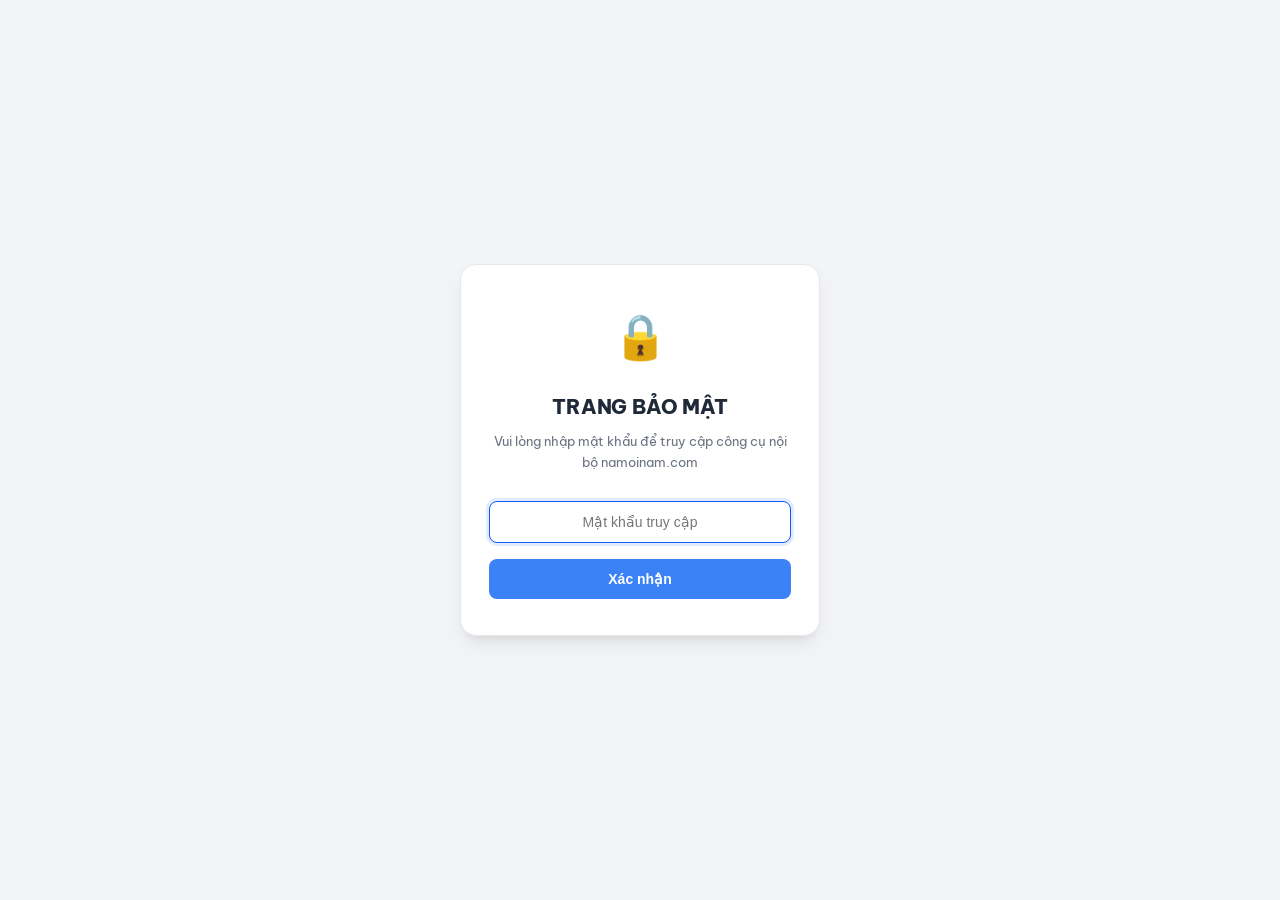
<file: theo-doi-san-pham-edit/index.html>
<!DOCTYPE html>
<html lang="vi">
<head>
<script type="application/json" id="cowork-artifact-meta">
{
  "name": "Products Manager",
  "schemaVersion": 1,
  "description": "Bảng quản lý 66 sản phẩm edit video — chỉnh số video/lần, video/ngày, bật/tắt trạng thái. Khi lưu, copy JSON và paste cho Claude để push lên GitHub.",
  "mcpTools": [
    "mcp__filesystem__read_text_file",
    "mcp__filesystem__write_file"
  ],
  "mcpServerNames": [
    "filesystem",
    "filesystem"
  ]
}
</script>
<meta charset="UTF-8">
<meta name="viewport" content="width=device-width, initial-scale=1.0">
<style id="auth-preload-style">body > *:not(#auth-container) { display: none !important; }</style>
<script src="../auth.js"></script>
<title>Theo dõi sản phẩm edit — namoinam</title>
<link rel="icon" type="image/png" sizes="32x32" href="../favicon-32.png" />
<link rel="icon" type="image/png" sizes="16x16" href="../favicon-16.png" />
<link rel="shortcut icon" href="../favicon-32.png" />
<link rel="preconnect" href="https://fonts.googleapis.com" />
<link rel="preconnect" href="https://fonts.gstatic.com" crossorigin />
<link href="https://fonts.googleapis.com/css2?family=Be+Vietnam+Pro:wght@300;400;500;600;700;800;900&display=swap" rel="stylesheet" />
<link rel="stylesheet" href="../style.css?v=9" />
<style>
  :root { color-scheme: light; --header-offset: 160px; }
  * { box-sizing: border-box; margin: 0; padding: 0; }
  input:focus, select:focus { outline: none; border-color: var(--blue) !important; box-shadow: 0 0 0 3px var(--blue-dim); }
  body { font-family: 'Be Vietnam Pro', -apple-system, BlinkMacSystemFont, 'Segoe UI', system-ui, sans-serif; background: var(--bg-soft); color: var(--text); padding-top: 0px; padding-bottom: 80px; overflow-x: visible !important; }
  .navbar { display: none !important; }
  .container-custom { width: 100%; max-width: 1100px; margin: 0 auto; padding: 0 20px; }
  .header { background: var(--bg-soft); border-bottom: 1px solid var(--border); padding: 36px 0 16px 0; position: sticky; top: 0px; z-index: 100; width: 100%; }
  .header::after { content: ''; position: absolute; bottom: -24px; left: 0; right: 0; height: 24px; background: var(--bg-soft); z-index: 10; pointer-events: none; }
  .header-inner { display: flex; flex-direction: column; align-items: center; gap: 8px; width: 100%; max-width: 1100px; margin: 0 auto; padding: 0 20px; }
  .header h2 { font-size: 28px; font-weight: 800; letter-spacing: -0.02em; color: var(--text); text-align: center; line-height: 1.2; text-transform: uppercase; margin: 0; }
  .header-sub { font-size: 13px; color: var(--text-sub); margin-top: 4px; margin-bottom: 4px; font-weight: normal; text-transform: none; text-align: center; margin: 0; }
  
  .header-controls { display: flex; gap: 8px; align-items: center; width: 100%; }
  .header-filters { display: flex; gap: 8px; align-items: center; flex: 1; flex-wrap: wrap; }
  .header-actions { display: flex; gap: 8px; align-items: center; flex-shrink: 0; }
  
  input[type="text"] { padding: 8px 12px; border: 1px solid var(--border); border-radius: var(--radius-sm); font-size: 13px; width: 180px; color: var(--text); background: var(--card-bg); transition: var(--trans); }
  select { padding: 8px 12px; border: 1px solid var(--border); border-radius: var(--radius-sm); font-size: 13px; color: var(--text); background: var(--card-bg); transition: var(--trans); cursor: pointer; }
  
  .btn { padding: 8px 16px; border-radius: var(--radius-sm); border: 1px solid var(--border); cursor: pointer; font-size: 13px; font-weight: 600; display: inline-flex; align-items: center; gap: 6px; transition: var(--trans); background: var(--card-bg); color: var(--text-sub); }
  .btn:hover { border-color: var(--blue); color: var(--blue); background: var(--bg-blue); }
  
  .btn-primary { background: var(--blue); color: white; border: none; box-shadow: var(--shadow-sm); }
  .btn-primary:hover { background: var(--blue-hover); color: white; }
  
  .status-bar { position: fixed; bottom: 38px; left: 0; right: 0; z-index: 20; padding: 8px 16px; font-size: 12px; background: var(--bg-blue); color: var(--blue); border-top: 1px solid var(--blue-border); text-align: center; }
  .status-bar.loading { background: var(--bg-blue); color: var(--blue); border-color: var(--blue-border); }
  .status-bar.error { background: var(--status-red-bg); color: var(--status-red); border-color: var(--status-red-border); }
  .status-bar svg { width: 14px; height: 14px; vertical-align: -2px; margin-right: 6px; fill: none; stroke: currentColor; stroke-width: 2.2; stroke-linecap: round; stroke-linejoin: round; }
  .spin { animation: spin 0.8s linear infinite; transform-origin: center; }
  @keyframes spin { to { transform: rotate(360deg); } }
  
  .table-responsive { width: 100%; margin: 24px 0; border-radius: var(--radius-md); background: var(--card-bg); box-shadow: var(--shadow-sm); overflow: visible; }
  table { width: 100%; border-collapse: separate; border-spacing: 0; background: transparent; }
  thead th { position: sticky; top: var(--header-offset); z-index: 9; }
  
  /* Thiết lập đường viền trực tiếp trên các ô */
  th, td { border-bottom: 1px solid var(--border); }
  th:first-child, td:first-child { border-left: 1px solid var(--border); }
  th:last-child, td:last-child { border-right: 1px solid var(--border); }
  thead th { border-top: 1px solid var(--border); }
  
  /* Bo góc tròn cho dòng tiêu đề đầu và dòng dữ liệu cuối */
  thead th:first-child { border-top-left-radius: calc(var(--radius-md) - 1px); }
  thead th:last-child { border-top-right-radius: calc(var(--radius-md) - 1px); }

  /* Lớp mặt nạ che góc nhọn bên ngoài đường bo cong của tiêu đề khi cuộn */
  thead th:first-child::before {
    content: '';
    position: absolute;
    top: -1px;
    left: -1px;
    width: var(--radius-md);
    height: var(--radius-md);
    background: radial-gradient(circle at 100% 100%, transparent calc(var(--radius-md) - 2px), var(--border) calc(var(--radius-md) - 2px), var(--border) calc(var(--radius-md) - 1px), var(--bg-soft) calc(var(--radius-md) - 1px));
    z-index: 1;
    pointer-events: none;
  }
  thead th:last-child::before {
    content: '';
    position: absolute;
    top: -1px;
    right: -1px;
    width: var(--radius-md);
    height: var(--radius-md);
    background: radial-gradient(circle at 0% 100%, transparent calc(var(--radius-md) - 2px), var(--border) calc(var(--radius-md) - 2px), var(--border) calc(var(--radius-md) - 1px), var(--bg-soft) calc(var(--radius-md) - 1px));
    z-index: 1;
    pointer-events: none;
  }
  tbody tr:last-child td:first-child { border-bottom-left-radius: calc(var(--radius-md) - 1px); }
  tbody tr:last-child td:last-child { border-bottom-right-radius: calc(var(--radius-md) - 1px); }

  th { background: var(--bg-soft); padding: 12px 14px; text-align: left; font-weight: 600; font-size: 11px; color: var(--text-sub); text-transform: uppercase; letter-spacing: 0.04em; border-bottom: 2px solid var(--border); white-space: nowrap; }
  td { padding: 10px 14px; border-bottom: 1px solid var(--border); vertical-align: middle; background: var(--card-bg); }
  tr:hover td { background: var(--bg-soft); }
  tr.paused td { opacity: 0.5; }
  .stt { color: var(--text-muted); font-size: 11px; width: 28px; }
  .sp-name { font-weight: 600; color: var(--text); }
  .brand { color: var(--text-sub); font-size: 11px; }
  input[type="number"] { width: 64px; padding: 6px 8px; border: 1px solid var(--border); border-radius: var(--radius-sm); font-size: 12px; text-align: center; color: var(--text); background: var(--card-bg); }
  .vpd-wrap { display: flex; align-items: center; gap: 8px; }
  .vpd-dot { width: 8px; height: 8px; border-radius: 50%; flex-shrink: 0; }
  .vpd-5 .vpd-dot { background: var(--blue); }
  .vpd-3 .vpd-dot { background: var(--blue-light); }
  .vpd-1 .vpd-dot { background: var(--border-dark); }
  .con-lai { font-size: 12px; font-weight: 600; }
  .cl-het  { color: var(--status-red); }
  .cl-do   { color: var(--status-orange); }
  .cl-vang { color: var(--status-amber-text); }
  .cl-xanh { color: var(--status-green-dark); }
  .cl-chua { color: var(--text-muted); font-style: italic; font-weight: 400; }
  .toggle-btn { padding: 4px 8px; font-size: 11px; border-radius: var(--radius-sm); border: 1px solid; cursor: pointer; font-weight: 500; }
  .t-active { background: var(--card-bg); color: var(--text); border-color: var(--border); }
  .t-paused { background: var(--card-bg); color: var(--text-muted); border-color: var(--border); }
  .status-sel { padding: 6px 8px; font-size: 11.5px; border-radius: var(--radius-sm); border: 1px solid var(--border); background: var(--card-bg); cursor: pointer; font-weight: 600; transition: var(--trans); }
  .st-active   { color: var(--blue); }
  .st-het_hang { color: var(--status-orange); }
  .st-loi_link { color: var(--status-red); }
  .st-dung_han { color: var(--text-muted); }
  .st-paused   { color: var(--text-muted); }
  .chip { padding: 4px 10px; border-radius: 999px; border: 1px solid var(--border); cursor: pointer; font-size: 11px; background: var(--card-bg); color: var(--text-sub); transition: var(--trans); }
  .chip.active { background: var(--blue); color: white; border-color: var(--blue); }
  .footer { position: fixed; bottom: 0; left: 0; right: 0; background: var(--bg-soft); border-top: 1px solid var(--border); padding: 10px 16px; font-size: 12px; color: var(--text-muted); text-align: center; z-index: 10; }
  .toast { position: fixed; bottom: 60px; right: 20px; background: var(--text); color: white; padding: 10px 16px; border-radius: var(--radius-sm); font-size: 12.5px; display: none; z-index: 200; box-shadow: var(--shadow-md); }
  .toast.show { display: block; }

  @media (max-width: 768px) {
    body { padding-top: 0px; }
    .container-custom { padding: 0 12px; }
    .header { padding: 16px 0 12px; position: static; }
    .header-inner { padding: 0 12px; }
    .header h2 { font-size: 22px; }
    .header::after { display: none; }
    thead th { position: static; }
    .header-controls { flex-direction: column; align-items: stretch; gap: 12px; }
    .header-filters { width: 100%; display: flex; gap: 8px; }
    .header-filters input[type="text"] { flex: 1; width: 100%; }
    .header-filters select { flex: 1; }
    .header-actions { width: 100%; display: grid; grid-template-columns: 1fr 1fr; gap: 8px; }
    .header-actions .btn { width: 100%; justify-content: center; }
    .header-actions button:last-child { grid-column: span 2; }
    .table-responsive { width: 100%; margin: 8px 0; overflow-x: auto; -webkit-overflow-scrolling: touch; }
    table { min-width: 750px; }
    th, td { padding: 8px 10px; font-size: 12px; }
    .status-sel { padding: 4px 6px; font-size: 11px; }
  }

  /* Editor Pills & Section */
  .editor-pill {
    display: inline-flex;
    align-items: center;
    gap: 6px;
    padding: 4px 12px 4px 4px;
    background: var(--bg-soft);
    border: 1px solid var(--border);
    border-radius: 999px;
    font-size: 12.5px;
    font-weight: 500;
    cursor: pointer;
    transition: all 0.2s ease;
    user-select: none;
  }
  .editor-avatar {
    width: 22px;
    height: 22px;
    border-radius: 50%;
    object-fit: cover;
    border: 1.5px solid var(--border);
    transition: all 0.2s ease;
  }
  .editor-pill.active .editor-avatar {
    border-color: rgba(255, 255, 255, 0.8);
  }
  .editor-pill:hover {
    border-color: var(--blue);
    background: var(--bg-blue);
    color: var(--blue);
  }
  .editor-pill.active {
    background: var(--blue);
    border-color: var(--blue);
    color: white;
    box-shadow: 0 2px 8px rgba(37, 99, 235, 0.2);
  }
  .editor-pill .cap-badge {
    font-size: 10px;
    background: rgba(0, 0, 0, 0.08);
    padding: 2px 6px;
    border-radius: 999px;
    color: inherit;
    font-weight: 700;
  }
  .editor-pill.active .cap-badge {
    background: rgba(255, 255, 255, 0.2);
  }
  
  /* Preview Container */
  .preview-container {
    width: 100%;
    margin: 24px 0 80px 0;
    padding: 24px;
    background: var(--card-bg);
    border: 1px solid var(--border);
    border-radius: var(--radius-md);
    box-shadow: var(--shadow-sm);
  }
  .preview-container h3 {
    font-size: 18px;
    font-weight: 800;
    margin-bottom: 20px;
    color: var(--text);
    display: flex;
    align-items: center;
    gap: 8px;
    letter-spacing: -0.02em;
  }
  .preview-summary {
    display: grid;
    grid-template-columns: repeat(auto-fit, minmax(180px, 1fr));
    gap: 16px;
    margin-bottom: 24px;
  }
  .summary-card {
    background: var(--bg-soft);
    border: 1px solid var(--border);
    border-radius: var(--radius-sm);
    padding: 14px 16px;
  }
  .summary-card .label {
    font-size: 11px;
    color: var(--text-sub);
    text-transform: uppercase;
    letter-spacing: 0.05em;
    margin-bottom: 6px;
    font-weight: 600;
  }
  .summary-card .value {
    font-size: 18px;
    font-weight: 800;
    color: var(--text);
  }
  .preview-grid {
    display: grid;
    grid-template-columns: repeat(auto-fill, minmax(320px, 1fr));
    gap: 16px;
    margin-bottom: 24px;
  }
  .preview-card {
    background: var(--card-bg);
    border: 1px solid var(--border);
    border-radius: var(--radius-sm);
    padding: 16px;
    display: flex;
    flex-direction: column;
    gap: 12px;
    transition: transform 0.2s, box-shadow 0.2s, border-color 0.2s;
  }
  .preview-card:hover {
    transform: translateY(-2px);
    box-shadow: var(--shadow-sm);
    border-color: var(--blue-dim);
  }
  .preview-card .prod-title {
    font-weight: 700;
    font-size: 14px;
    color: var(--text);
    border-bottom: 1px solid var(--border);
    padding-bottom: 8px;
    display: flex;
    justify-content: space-between;
    align-items: center;
  }
  .preview-card .prod-title .badge {
    background: var(--bg-blue);
    color: var(--blue);
    padding: 2px 8px;
    border-radius: 999px;
    font-size: 11px;
    font-weight: 600;
  }
  .preview-assignments {
    display: flex;
    flex-direction: column;
    gap: 8px;
    font-size: 12.5px;
  }
  .preview-item {
    display: flex;
    justify-content: space-between;
    align-items: center;
    padding: 4px 0;
    border-bottom: 1px dashed var(--border);
  }
  .preview-item:last-child {
    border-bottom: none;
  }
  .preview-item .editor-name {
    font-weight: 600;
    color: var(--text-sub);
  }
  .preview-item .assignment-details {
    text-align: right;
  }
  .preview-item .assignment-details .vid-count {
    font-weight: 700;
    color: var(--text);
  }
  .preview-item .assignment-details .voice-list {
    font-size: 11px;
    color: var(--blue);
    background: var(--bg-blue);
    padding: 2px 6px;
    border-radius: 4px;
    margin-left: 6px;
    display: inline-flex;
    align-items: center;
    font-weight: 600;
  }
  .preview-actions {
    display: flex;
    justify-content: flex-end;
    gap: 12px;
    border-top: 1px solid var(--border);
    padding-top: 20px;
  }
</style>
</head>

<body>

<!-- NAVBAR -->
<nav class="navbar" id="navbar">
  <div class="nav-inner">
    <a href="../index.html" class="logo">
      <div class="logo-icon"><img src="../avatar.jpg" alt="Nam ơi Nam" /></div><span class="logo-text">Nam <em>ơi</em> Nam</span>
    </a>
    <ul class="nav-links" id="nav-links">
      <li><a href="../#about">Về Nam</a></li>
      <li><a href="../#journey">Hành trình</a></li>
      <li><a href="../#content">Nội dung</a></li>
      <li><a href="../#support">Hỗ trợ</a></li>
      <li><a href="../#collab">Hợp tác</a></li>
      <li><a href="../quan-ly-team/" class="btn-nav">Quản lý team</a></li>
    </ul>
    <button class="burger" id="burger" aria-label="Menu">
      <span></span><span></span><span></span>
    </button>
  </div>
</nav>

<!-- MOBILE MENU OVERLAY -->
<div id="mobile-menu" class="mobile-menu" role="dialog" aria-modal="true" aria-label="Menu điều hướng">
  <button class="mobile-menu-close" id="mobile-menu-close" aria-label="Đóng menu">✕</button>
  <nav>
    <a href="../#about" class="mobile-menu-link">Về Nam</a>
    <a href="../#journey" class="mobile-menu-link">Hành trình</a>
    <a href="../#content" class="mobile-menu-link">Nội dung</a>
    <a href="../#support" class="mobile-menu-link">Hỗ trợ</a>
    <a href="../#collab" class="mobile-menu-link">Hợp tác</a>
    <a href="../quan-ly-team/" class="mobile-menu-link mobile-menu-cta">Quản lý team</a>
  </nav>
</div>

<div class="header">
<div class="header-inner">
  <h2>Theo dõi sản phẩm edit</h2>
  <div class="header-sub">Giao việc cho editor và cập nhật trạng thái sản phẩm</div>
  <div class="header-controls">
    <div class="header-filters">
      <input type="text" id="search" placeholder="Tìm sản phẩm..." oninput="renderTable()">
      <select id="filter-status" onchange="renderTable()">
        <option value="all">Tất cả trạng thái</option>
        <option value="active">Đang giao</option>
        <option value="paused">Tạm dừng</option>
      </select>
    </div>
    <div class="header-actions">
      <button class="btn btn-primary" onclick="saveToLocal()" title="Lưu (Cmd/Ctrl+S) · Hoàn tác: Cmd/Ctrl+Z · Làm lại: Cmd/Ctrl+Shift+Z">
        <svg width="14" height="14" viewBox="0 0 24 24" fill="none" stroke="currentColor" stroke-width="2" stroke-linecap="round" stroke-linejoin="round"><path d="M19 21H5a2 2 0 0 1-2-2V5a2 2 0 0 1 2-2h11l5 5v11a2 2 0 0 1-2 2z"/><polyline points="17 21 17 13 7 13 7 21"/><polyline points="7 3 7 8 15 8"/></svg>
        Lưu
      </button>
      <button class="btn" onclick="toggleAddForm()" title="Thêm SP">
        <svg width="14" height="14" viewBox="0 0 24 24" fill="none" stroke="currentColor" stroke-width="2.5" stroke-linecap="round" stroke-linejoin="round"><line x1="12" y1="5" x2="12" y2="19"/><line x1="5" y1="12" x2="19" y2="12"/></svg>
        Thêm SP
      </button>
      <button class="btn" style="background:var(--blue);color:white;border:none" onclick="giaEdit()" title="Giao edit SP đã chọn">
        <svg width="14" height="14" viewBox="0 0 24 24" fill="none" stroke="currentColor" stroke-width="2.5" stroke-linecap="round" stroke-linejoin="round"><line x1="22" y1="2" x2="11" y2="13"/><polygon points="22 2 15 22 11 13 2 9 22 2"/></svg>
        Giao edit<span id="sel-badge" style="margin-left:6px;font-size:11px;font-weight:600;opacity:0.95"></span>
      </button>
      <button class="btn" onclick="authLogout()" title="Đăng xuất" style="color: #ef4444; border-color: rgba(239, 68, 68, 0.2); background: rgba(239, 68, 68, 0.05);">
        Đăng xuất 🔒
      </button>
    </div>
    <span id="sync-time" style="display:none"></span>
  </div>
  
  <!-- Editor Selection Section -->
  <div class="editor-section" style="width: 100%; border-top: 1px solid var(--border); padding-top: 12px; margin-top: 4px; display: flex; flex-direction: column; gap: 8px;">
    <div style="display: flex; align-items: center; justify-content: space-between; flex-wrap: wrap; gap: 8px;">
      <div style="font-size: 13px; font-weight: 700; color: var(--text-sub); display: flex; align-items: center; gap: 6px;">
        <span style="font-size: 16px;">👥</span> Editor đi làm hôm nay:
      </div>
      <div id="capacity-summary" style="font-size: 13px; font-weight: 700; color: var(--blue);">
        Tổng công suất: 0 video
      </div>
    </div>
    <div class="editor-pills" id="editor-pills" style="display: flex; flex-wrap: wrap; gap: 6px;">
      <!-- editor pills dynamically rendered -->
    </div>
  </div>
</div>
</div>

<div class="container-custom">
<div id="status-bar" class="status-bar loading"><svg class="spin" viewBox="0 0 24 24"><path d="M21 12a9 9 0 1 1-6.219-8.56"/></svg><span style="vertical-align:middle">Đang tải dữ liệu...</span></div>

<div class="table-responsive">
<table>
  <thead><tr>
    <th style="width:40px;text-align:center"><input type="checkbox" id="check-all" onchange="toggleAllChecks(this)" title="Chọn tất cả" style="width:16px;height:16px;cursor:pointer"></th>
    <th>Sản phẩm</th>
    <th>Cần edit</th><th>Đăng/ngày</th>
    <th title="Tồn kho thực tế hiện tại (ghi đè Cần edit khi tính ngày còn lại)">Video tồn</th>
    <th title="Số ngày còn lại từ hôm nay" style="text-align:center">Ngày còn lại ↑</th>
    <th style="width:100px;text-align:center">Giao hôm nay</th>
    <th>Trạng thái</th>
  </tr></thead>
  <tbody id="tbody"></tbody>
</table>
</div>

<!-- Preview Section -->
<div id="preview-section" class="preview-container" style="display:none;">
  <h3>
    <svg width="20" height="20" viewBox="0 0 24 24" fill="none" stroke="currentColor" stroke-width="2.5" stroke-linecap="round" stroke-linejoin="round" style="color:var(--blue); vertical-align:-3px; margin-right:4px;"><path d="M2 12s3-7 10-7 10 7 10 7-3 7-10 7-10-7-10-7z"/><circle cx="12" cy="12" r="3"/></svg>
    Xem trước phân công chi tiết
  </h3>
  
  <div class="preview-summary" id="preview-summary-cards">
    <!-- Summary cards -->
  </div>
  
  <h4 style="font-size:14px; font-weight:700; color:var(--text-sub); margin-bottom:12px;">Chi tiết phân chia theo sản phẩm:</h4>
  <div class="preview-grid" id="preview-grid-cards">
    <!-- Detailed product cards -->
  </div>
  
  <div class="preview-actions">
    <button class="btn btn-primary" id="btn-post-web" onclick="postToWeb()" style="padding: 10px 24px; font-size: 14px;">
      <svg width="16" height="16" viewBox="0 0 24 24" fill="none" stroke="currentColor" stroke-width="2.5" stroke-linecap="round" stroke-linejoin="round" style="vertical-align:-2px; margin-right:4px;"><path d="M21.13 6.47a1 1 0 0 0-1.42 0L12 14.18l-3.21-3.22a1 1 0 0 0-1.42 0l-1.8 1.8a1 1 0 0 0 0 1.42l6.23 6.22a1 1 0 0 0 1.42 0l10.7-10.7a1 1 0 0 0 0-1.42z"/></svg>
      Đăng lên Web 🚀
    </button>
  </div>
</div>
</div>
<div class="footer"><span id="stats-text"></span></div>
<div class="toast" id="toast">Đã lưu</div>
<div id="add-form" style="display:none;position:fixed;top:50%;left:50%;transform:translate(-50%,-50%);background:white;border-radius:10px;box-shadow:0 8px 32px rgba(0,0,0,0.18);padding:20px 24px;z-index:300;min-width:300px">
  <h3 style="font-size:14px;font-weight:600;margin-bottom:14px">➕ Thêm sản phẩm mới</h3>
  <div style="display:flex;flex-direction:column;gap:10px">
    <div>
      <div style="font-size:11px;color:#555;margin-bottom:3px">Tên đầy đủ (BRAND - Tên SP)</div>
      <input id="add-name" type="text" placeholder="Ví dụ: DELI - Bút bi xanh" style="width:100%;padding:6px 10px;border:1px solid #ddd;border-radius:6px;font-size:13px">
    </div>
    <div style="display:flex;gap:10px">
      <div style="flex:1">
        <div style="font-size:11px;color:#555;margin-bottom:3px">Cần edit (video)</div>
        <input id="add-vpa" type="number" value="10" min="1" max="100" style="width:100%;padding:6px;border:1px solid #ddd;border-radius:6px;font-size:13px;text-align:center">
      </div>
      <div style="flex:1">
        <div style="font-size:11px;color:#555;margin-bottom:3px">Đăng/ngày</div>
        <input id="add-vpd" type="number" value="1" min="1" max="10" style="width:100%;padding:6px;border:1px solid #ddd;border-radius:6px;font-size:13px;text-align:center">
      </div>
    </div>
    <div style="display:flex;gap:8px;margin-top:4px">
      <button onclick="confirmAdd()" style="flex:1;padding:8px;background:#2563eb;color:white;border:none;border-radius:6px;cursor:pointer;font-weight:600">Thêm</button>
      <button onclick="toggleAddForm()" style="flex:1;padding:8px;background:#f3f4f6;color:#374151;border:1px solid #ddd;border-radius:6px;cursor:pointer">Huỷ</button>
    </div>
  </div>
</div>
<div id="add-overlay" onclick="toggleAddForm()" style="display:none;position:fixed;inset:0;background:rgba(0,0,0,0.3);z-index:299"></div>
<div id="giao-overlay" onclick="closeGiaoModal()" style="display:none;position:fixed;inset:0;background:rgba(0,0,0,0.3);z-index:299"></div>
<div id="giao-modal" style="display:none;position:fixed;top:50%;left:50%;transform:translate(-50%,-50%);background:#fff;border-radius:10px;box-shadow:0 8px 32px rgba(0,0,0,0.18);padding:18px 20px;z-index:300;width:380px;max-width:90%">
  <h3 style="font-size:14px;font-weight:600;margin-bottom:4px">Giao edit — danh sách SP</h3>
  <div id="giao-hint" style="font-size:11px;color:#646A73;margin-bottom:8px">Bấm <b>Copy</b> rồi dán (Cmd/Ctrl+V) vào khung chat.</div>
  <textarea id="giao-text" readonly style="width:100%;height:130px;border:1px solid #DEE0E3;border-radius:6px;padding:8px;font-size:12px;line-height:1.5;resize:none;color:#1F2329"></textarea>
  <div style="display:flex;gap:8px;margin-top:10px">
    <button onclick="copyGiaoList(this)" style="flex:1;padding:8px;background:#1456F0;color:#fff;border:none;border-radius:6px;cursor:pointer;font-weight:600">Copy</button>
    <button onclick="closeGiaoModal()" style="flex:1;padding:8px;background:#f3f4f6;color:#374151;border:1px solid #ddd;border-radius:6px;cursor:pointer">Đóng</button>
  </div>
</div>

<script>
const LOCAL_PATH = '/Users/nambui/Downloads/products.json';

const IMG={
  son:'[data-uri]',
  tran:'[data-uri]',
  duyen:'[data-uri]',
  tham:'[data-uri]',
  dung:'[data-uri]',
  hieu:'[data-uri]',
  tuyen:'[data-uri]',
  thu:'[data-uri]'
};

const ALL_EDITORS = [
  { id: "thu", name: "Thư", capacity: 20, active: true },
  { id: "dung", name: "Dung", capacity: 15, active: true },
  { id: "duyen", name: "Duyên", capacity: 15, active: true },
  { id: "hieu", name: "Hiếu", capacity: 15, active: true },
  { id: "tham", name: "Thắm", capacity: 15, active: true },
  { id: "tran", name: "Trân", capacity: 15, active: true },
  { id: "son", name: "Sơn", capacity: 15, active: true },
  { id: "tuyen", name: "Tuyên", capacity: 10, active: true }
];
const PRIORITY_ORDER = ["Thư", "Dung", "Duyên", "Hiếu", "Thắm", "Trân", "Sơn", "Tuyên"];

let globalHistoryData = null;
let globalHistorySha = null;
let currentSpPlans = [];
let currentVoiceState = null;

const FALLBACK = [
  {"name":"TIEU MAN THAU STORE - Khẩu trang chống nắng ninja","videos_per_assign":20,"so_video_ngay":5,"status":"active"},
  {"name":"PERYSMITH - Máy hút bụi cầm tay XS1Pro","videos_per_assign":20,"so_video_ngay":5,"status":"active"},
  {"name":"JISULIFE - Quạt đeo cổ Life 5","videos_per_assign":20,"so_video_ngay":5,"status":"active"},
  {"name":"TORRAS - Ốp lưng trong suốt","videos_per_assign":20,"so_video_ngay":5,"status":"active"},
  {"name":"TORRAS - Kính cường lực","videos_per_assign":20,"so_video_ngay":3,"status":"active"},
  {"name":"MENCANON - Rèm che nắng ô tô","videos_per_assign":10,"so_video_ngay":1,"status":"active"},
  {"name":"REDCHEF - Bộ dao kéo 6 món","videos_per_assign":10,"so_video_ngay":1,"status":"active"},
  {"name":"REDCHEF - Bộ nồi chảo chống dính","videos_per_assign":10,"so_video_ngay":1,"status":"active"},
  {"name":"GOKU - Ổ khóa vân tay","videos_per_assign":10,"so_video_ngay":1,"status":"active"},
  {"name":"ONECHI - Dây dán velcro quấn chống rối","videos_per_assign":10,"so_video_ngay":1,"status":"active"},
  {"name":"MODECO - Lọ đựng gia vị có thìa","videos_per_assign":10,"so_video_ngay":1,"status":"active"},
  {"name":"MIA - Vali kéo du lịch Larita Aly","videos_per_assign":10,"so_video_ngay":1,"status":"active"},
  {"name":"AQUA - Máy phun sương tạo ẩm","videos_per_assign":20,"so_video_ngay":1,"status":"active"},
  {"name":"PUZO - Ví da magsafe từ tính","videos_per_assign":20,"so_video_ngay":1,"status":"active"},
  {"name":"HAPAS - Quà tặng Set \"Thân Thương\"","videos_per_assign":10,"so_video_ngay":1,"status":"active"},
  {"name":"HAPAS - Quà tặng Phụ nữ Việt Nam 20.10 (2026)","videos_per_assign":10,"so_video_ngay":1,"status":"active"},
  {"name":"KINGTECH - Máy massage chân G8","videos_per_assign":10,"so_video_ngay":1,"status":"active"},
  {"name":"HAPAS - Quà tặng Valentine 14.2 (2026)","videos_per_assign":10,"so_video_ngay":1,"status":"active"},
  {"name":"MODECO - Máy massage cầm tay","videos_per_assign":10,"so_video_ngay":1,"status":"active"},
  {"name":"AOUB-VN - Thiết bị quay góc POV","videos_per_assign":10,"so_video_ngay":1,"status":"active"},
  {"name":"DEN HOANG KIM - Đèn led năng lượng mặt trời","videos_per_assign":10,"so_video_ngay":1,"status":"active"},
  {"name":"DOMINIC - Máy tỉa lông mũi","videos_per_assign":10,"so_video_ngay":1,"status":"active"},
  {"name":"AJIDO - Cân điện tử thông minh","videos_per_assign":10,"so_video_ngay":1,"status":"active"},
  {"name":"TIGERNU - Ba lô nam doanh nhân","videos_per_assign":10,"so_video_ngay":1,"status":"active"},
  {"name":"UGREEN - Chuột không dây","videos_per_assign":20,"so_video_ngay":1,"status":"active"},
  {"name":"DELI - Hộp đựng thực phẩm","videos_per_assign":20,"so_video_ngay":1,"status":"active"},
  {"name":"JISULIFE - Quạt cầm tay Ultra 2","videos_per_assign":20,"so_video_ngay":1,"status":"active"},
  {"name":"BOXERMAN - Quần sịp nam","videos_per_assign":10,"so_video_ngay":1,"status":"active"},
  {"name":"HAPAS - Túi xách tay dáng trống Tidy Mơ","videos_per_assign":10,"so_video_ngay":1,"status":"active"},
  {"name":"HAPAS - Quà tặng Set \"Chân Thành\"","videos_per_assign":10,"so_video_ngay":1,"status":"active"},
  {"name":"VUA NỆM - Nệm lò xo","videos_per_assign":10,"so_video_ngay":1,"status":"active"},
  {"name":"DIGI DOMAIN - Đế sạc không dây 3 in 1","videos_per_assign":10,"so_video_ngay":1,"status":"active"},
  {"name":"SELLION - Nước hoa nữ","videos_per_assign":10,"so_video_ngay":1,"status":"active"},
  {"name":"LIVINOX - Combo 6 thìa inox 304","videos_per_assign":10,"so_video_ngay":1,"status":"active"},
  {"name":"DELI - Bộ tuốc nơ vít đa năng","videos_per_assign":10,"so_video_ngay":1,"status":"active"},
  {"name":"FULLFACE - Khẩu trang chống nắng","videos_per_assign":10,"so_video_ngay":1,"status":"active"},
  {"name":"ULUCKY - Đai chườm ấm bụng","videos_per_assign":20,"so_video_ngay":1,"status":"active"},
  {"name":"ETOE - Máy chiếu E3 Pro","videos_per_assign":20,"so_video_ngay":1,"status":"active"},
  {"name":"JETZ - Máy hút bụi X9","videos_per_assign":20,"so_video_ngay":1,"status":"active"},
  {"name":"GEBUOANG - Thiết bị quay góc pov","videos_per_assign":20,"so_video_ngay":1,"status":"active"},
  {"name":"AMORTALS - Mút rửa mặt bọt biển","videos_per_assign":10,"so_video_ngay":1,"status":"active"},
  {"name":"TOSUDO - Móc treo đồ","videos_per_assign":10,"so_video_ngay":1,"status":"active"},
  {"name":"LUCK - Bình đựng dầu ăn đa năng","videos_per_assign":10,"so_video_ngay":1,"status":"active"},
  {"name":"TJEAN - Máy hút bụi giường nệm","videos_per_assign":20,"so_video_ngay":1,"status":"active"},
  {"name":"UPGEN - Bàn nâng hạ di động","videos_per_assign":20,"so_video_ngay":1,"status":"active"},
  {"name":"DEERMA - Vòi sen tăng áp","videos_per_assign":20,"so_video_ngay":1,"status":"active"},
  {"name":"XPANSE - Ghế công thái học","videos_per_assign":10,"so_video_ngay":1,"status":"active"},
  {"name":"ROYAL - Khăn tắm cotton","videos_per_assign":10,"so_video_ngay":1,"status":"active"},
  {"name":"DELI - Dao rọc giấy đa năng","videos_per_assign":10,"so_video_ngay":1,"status":"active"},
  {"name":"TORRAS - Ốp lưng Q3Air","videos_per_assign":10,"so_video_ngay":1,"status":"active"},
  {"name":"DELI - Ổ điện chữ T","videos_per_assign":10,"so_video_ngay":1,"status":"active"},
  {"name":"BESTON - Pin kiềm Alkaline","videos_per_assign":10,"so_video_ngay":1,"status":"active"},
  {"name":"BRUSHIE - Bàn chải điện","videos_per_assign":10,"so_video_ngay":1,"status":"active"},
  {"name":"PHOTOOLEX - Bộ đèn pin chụp ảnh","videos_per_assign":10,"so_video_ngay":1,"status":"active"},
  {"name":"ARZOPA - Màn hình di động Z1FC","videos_per_assign":10,"so_video_ngay":1,"status":"active"},
  {"name":"DEERMA - Máy xay gia vị","videos_per_assign":20,"so_video_ngay":1,"status":"active"},
  {"name":"FORLOVE - Lọ tỏa hương","videos_per_assign":20,"so_video_ngay":1,"status":"active"},
  {"name":"TOKYOLIFE - Bàn chải đánh răng","videos_per_assign":20,"so_video_ngay":1,"status":"active"},
  {"name":"PARROTI - Bộ cọ toilet","videos_per_assign":20,"so_video_ngay":1,"status":"active"},
  {"name":"THINSHOP88 - Túi ngâm chân gấp gọn","videos_per_assign":10,"so_video_ngay":1,"status":"active"},
  {"name":"THINSHOP88 - Cây đấm lưng ngải cứu","videos_per_assign":10,"so_video_ngay":1,"status":"active"},
  {"name":"SEANUO STORE VN - Màn hình phản chiếu từ tính","videos_per_assign":10,"so_video_ngay":1,"status":"active"},
  {"name":"PARROTI - Cây chà sàn","videos_per_assign":10,"so_video_ngay":1,"status":"active"},
  {"name":"EDC VN - Đèn pin led zoom F35","videos_per_assign":10,"so_video_ngay":1,"status":"active"},
  {"name":"AQUA - Quạt điều khiển giọng nói","videos_per_assign":10,"so_video_ngay":1,"status":"active"},
  {"name":"ULANZI - Gá đỡ điện thoại từ tính MA38","videos_per_assign":10,"so_video_ngay":1,"status":"active"}
];

let products = FALLBACK.map(p => ({...p}));
const selected = new Set();           // ghi nhớ SP đã tích theo tên — giữ nguyên khi tìm/lọc/vẽ lại
let _statActive = 0, _statPaused = 0, _statShown = 0;

let _loadedFromFile = false;          // chỉ true sau khi ĐỌC được products.json — chặn ghi đè bằng dữ liệu mặc định
let _productsSha = null;               // SHA của products.json trên GitHub — cần để PUT/update
let _isDirty = false;                  // true khi có thay đổi chưa lưu lên GitHub

// ===== Lịch sử Hoàn tác / Làm lại (Ctrl/Cmd+Z, Ctrl/Cmd+Shift+Z) =====
let _history = [], _redo = [];
function snapshot() {                  // gọi TRƯỚC mỗi thay đổi để lưu trạng thái hiện tại
  _history.push(JSON.stringify(products));
  if (_history.length > 60) _history.shift();
  _redo = [];
  _isDirty = true;
}
function undo() {
  if (!_history.length) { setStatus('Không còn gì để hoàn tác', 'ok'); return; }
  _redo.push(JSON.stringify(products));
  products = JSON.parse(_history.pop());
  _isDirty = true;
  renderTable();
  setStatus('↩️ Đã hoàn tác — nhớ bấm Lưu', 'ok');
}
function redo() {
  if (!_redo.length) { setStatus('Không còn gì để làm lại', 'ok'); return; }
  _history.push(JSON.stringify(products));
  products = JSON.parse(_redo.pop());
  _isDirty = true;
  renderTable();
  setStatus('↪️ Đã làm lại — nhớ bấm Lưu', 'ok');
}

function refreshStats() {
  const ts = document.getElementById('sync-time').textContent;
  const tsStr = ts ? ' · ' + ts.replace('cập nhật', 'Cập nhật') : '';
  let selVids = 0;
  if (selected.size) {
    for (const p of products) if (selected.has(p.name)) selVids += (Number(p.videos_per_assign) || 0);
  }
  const selStr = selected.size ? ` · Đã chọn: ${selected.size} SP — ${selVids} video` : '';
  document.getElementById('stats-text').textContent =
    `${_statActive} Đang giao · ${_statPaused} Tạm dừng · Hiển thị: ${_statShown}${selStr}${tsStr}`;
  const _badge = document.getElementById('sel-badge');
  if (_badge) _badge.textContent = selected.size ? `(${selected.size} SP · ${selVids} video)` : '';
}

function syncCheckAll() {
  const boxes = [...document.querySelectorAll('.row-check')];
  const all = boxes.length > 0 && boxes.every(cb => cb.checked);
  const ca = document.getElementById('check-all');
  if (ca) ca.checked = all;
}

const STATUS_ICONS = {
  ok: '<svg viewBox="0 0 24 24"><path d="M22 11.08V12a10 10 0 1 1-5.93-9.14"/><polyline points="22 4 12 14.01 9 11.01"/></svg>',
  error: '<svg viewBox="0 0 24 24"><circle cx="12" cy="12" r="10"/><line x1="12" y1="8" x2="12" y2="12"/><line x1="12" y1="16" x2="12.01" y2="16"/></svg>',
  loading: '<svg class="spin" viewBox="0 0 24 24"><path d="M21 12a9 9 0 1 1-6.219-8.56"/></svg>'
};
let _statusTimer = null;
function setStatus(msg, type='ok') {
  const el = document.getElementById('status-bar');
  const clean = msg.replace(/^[^\p{L}\p{N}]+/u, '');   // bỏ emoji/ký hiệu ở đầu → thay bằng icon SVG
  el.innerHTML = STATUS_ICONS[type] || '';
  const span = document.createElement('span');
  span.style.verticalAlign = 'middle';
  span.textContent = clean;
  el.appendChild(span);
  el.className = 'status-bar ' + type;
  el.style.display = 'block';          // luôn bật hiện (trước đó bị ẩn sau khi tải xong)
  clearTimeout(_statusTimer);
  if (type === 'ok') {                  // thông báo thành công tự ẩn sau 3s
    _statusTimer = setTimeout(() => { el.style.display = 'none'; }, 3000);
  }
}

function parseName(full) {
  const idx = full.indexOf(' - ');
  return idx === -1 ? {brand:'', name:full} : {brand:full.slice(0,idx), name:full.slice(idx+3)};
}

function calcConLai(p) {
  if (p.ton_video === undefined || p.ton_video === null) return null;
  let daChay = 0;
  if (p.ton_date) {   // số ngày kể từ lần cập nhật tồn gần nhất → tự trừ theo nhịp đăng
    const today = new Date(); today.setHours(0,0,0,0);
    const last  = new Date(p.ton_date.replace(/-/g, '/')); last.setHours(0,0,0,0);
    daChay = Math.round((today - last) / 86400000);
  }
  return p.ton_video / p.so_video_ngay - daChay;
}

function conLaiHTML(p) {
  const v = calcConLai(p);
  if (v === null) return `<span class="con-lai cl-chua">Chưa có dữ liệu</span>`;
  if (v < 0)  return `<span class="con-lai cl-het">Hết ${Math.abs(v).toFixed(1)} ngày trước</span>`;
  if (v === 0) return `<span class="con-lai cl-het">0 ngày</span>`;
  if (v <= 2) return `<span class="con-lai cl-do">${v.toFixed(1)} ngày</span>`;
  if (v <= 5) return `<span class="con-lai cl-vang">${v.toFixed(1)} ngày</span>`;
  return `<span class="con-lai cl-xanh">${v.toFixed(1)} ngày</span>`;
}

function tonVideoHTML(p, i) {
  let val = '';
  if (p.ton_video !== undefined && p.ton_video !== null) {
    const _cl = calcConLai(p);            // ngày còn lại (đã trừ theo ngày)
    val = Math.max(0, Math.round(_cl * (p.so_video_ngay || 1)));  // tồn thực còn lại
  }
  return `<input type="number" min="0" max="200" inputmode="numeric" value="${val}" placeholder="—"
    data-idx="${i}" data-field="ton_video"
    oninput="this.value=this.value.replace(/[^0-9]/g,'')"
    onchange="updateTonVideo(this)" ${p.status!=='active'?'disabled':''}>`;
}

function sortedIndexes() {
  const active = products
    .map((p, i) => ({p, i}))
    .filter(({p}) => p.status === 'active')
    .sort((a, b) => {
      const va = calcConLai(a.p), vb = calcConLai(b.p);
      if (va === null && vb === null) return 0;
      if (va === null) return 1;
      if (vb === null) return -1;
      return va - vb;
    });
  const paused = products.map((p,i) => ({p,i})).filter(({p}) => p.status !== 'active');
  return [...active, ...paused];
}

function renderTable() {
  const search = document.getElementById('search').value.toLowerCase();
  const filterStatus = document.getElementById('filter-status').value;
  const tbody = document.getElementById('tbody');
  tbody.innerHTML = '';
  let shown=0, active=0, paused=0, sapHet=0;
  products.forEach(p => {
    p.status==='active' ? active++ : paused++;
    const v = calcConLai(p);
    if (p.status==='active' && v!==null && v<=2) sapHet++;
  });
  sortedIndexes().forEach(({p, i}) => {
    const matchSearch = p.name.toLowerCase().includes(search);
    const matchStatus = filterStatus==='all' || p.status===filterStatus;
    if (!matchSearch || !matchStatus) return;
    shown++;
    const {brand, name} = parseName(p.name);
    const keoDai = (p.videos_per_assign / p.so_video_ngay).toFixed(1);
    const bc = p.so_video_ngay>=5?'vpd-5':p.so_video_ngay>=3?'vpd-3':'vpd-1';
    const tr = document.createElement('tr');
    if (p.status!=='active') tr.classList.add('paused');
    tr.innerHTML = `
      <td style="text-align:center"><input type="checkbox" class="row-check" data-idx="${i}" ${selected.has(p.name)?'checked':''} ${p.status!=='active'?'disabled title="SP không giao — không tích được"':''} onchange="toggleRowCheck(this)" style="width:16px;height:16px;cursor:${p.status!=='active'?'not-allowed':'pointer'}"></td>
      <td><span class="sp-name">${name}</span><br><span class="brand">${brand}</span></td>
      <td><input type="number" min="1" max="100" inputmode="numeric" value="${p.videos_per_assign}" data-idx="${i}" data-field="videos_per_assign" onchange="updateField(this)" oninput="this.value=this.value.replace(/[^0-9]/g,'')" ${p.status!=='active'?'disabled':''}></td>
      <td>
        <div class="vpd-wrap ${bc}">
          <div class="vpd-dot"></div>
          <input type="number" min="1" max="10" inputmode="numeric" value="${p.so_video_ngay}" data-idx="${i}" data-field="so_video_ngay" onchange="updateField(this)" oninput="this.value=this.value.replace(/[^0-9]/g,'')" style="width:64px" ${p.status!=='active'?'disabled':''}>
        </div>
      </td>
      <td>${tonVideoHTML(p, i)}</td>
      <td title="Kéo dài: ~${keoDai} ngày/lần" style="text-align:center">${conLaiHTML(p)}</td>
      <td>
        <input type="number" min="0" max="100" class="giao-input" 
          value="${p.giao_hom_nay || ''}" placeholder="0" 
          data-idx="${i}" 
          oninput="this.value=this.value.replace(/[^0-9]/g,'')" 
          onchange="updateGiaoField(this)" 
          style="width: 70px; text-align: center; border-color: var(--blue-dim); font-weight: 600;"
          ${p.status !== 'active' ? 'disabled' : ''}>
      </td>
      <td><div style="display:flex;gap:10px;align-items:center">
        <select class="status-sel st-${p.status}" data-idx="${i}" onchange="changeStatus(this)">
          <option value="active" ${p.status==='active'?'selected':''}>Đang giao</option>
          <option value="het_hang" ${p.status==='het_hang'?'selected':''}>Hết hàng</option>
          <option value="loi_link" ${p.status==='loi_link'?'selected':''}>Lỗi link</option>
          <option value="paused" ${p.status==='paused'?'selected':''}>Tạm dừng</option>
        </select>
        <button onclick="deleteProduct(${i})" title="Xóa SP" style="padding:4px 6px;border-radius:4px;border:1px solid #DEE0E3;background:#fff;color:#9EA4AF;cursor:pointer;display:flex;align-items:center;line-height:1" onmouseover="this.style.borderColor='#fca5a5';this.style.color='#b91c1c'" onmouseout="this.style.borderColor='#DEE0E3';this.style.color='#9EA4AF'"><svg width="13" height="13" viewBox="0 0 24 24" fill="none" stroke="currentColor" stroke-width="2" stroke-linecap="round" stroke-linejoin="round"><polyline points="3 6 5 6 21 6"/><path d="M19 6l-1 14a2 2 0 0 1-2 2H8a2 2 0 0 1-2-2L5 6"/><path d="M10 11v6M14 11v6"/><path d="M9 6V4a1 1 0 0 1 1-1h4a1 1 0 0 1 1 1v2"/></svg></button>
      </div></td>
    `;
    tbody.appendChild(tr);
  });
  _statActive = active; _statPaused = paused; _statShown = shown;
  refreshStats();
  syncCheckAll();
}

function toggleRowCheck(el) {
  const idx = +el.dataset.idx;
  const name = products[idx].name;
  if (el.checked) selected.add(name); else selected.delete(name);
  refreshStats();
  syncCheckAll();
}

function updateField(el) {
  const idx = +el.dataset.idx;
  const field = el.dataset.field;
  snapshot();
  products[idx][field] = parseInt(el.value) || 1;
  renderTable();   // đổi đăng/ngày hoặc cần edit → sắp xếp lại ngay
}
function updateTonVideo(el) {
  const idx = +el.dataset.idx;
  const val = el.value.trim();
  snapshot();
  if (val === '') {                 // chỉ để TRỐNG mới là "chưa có dữ liệu"
    delete products[idx].ton_video;
    delete products[idx].ton_date;
  } else {                          // 0 là giá trị hợp lệ = hết hàng
    products[idx].ton_video = parseInt(val);
    const t = new Date();
    products[idx].ton_date = `${t.getFullYear()}-${String(t.getMonth()+1).padStart(2,'0')}-${String(t.getDate()).padStart(2,'0')}`;
  }
  renderTable();   // chỉnh tồn → SP tự nhảy về đúng vị trí ưu tiên
}
function changeStatus(sel) {
  const idx = +sel.dataset.idx;
  snapshot();
  products[idx].status = sel.value;
  if (sel.value !== 'active') selected.delete(products[idx].name);  // không giao thì bỏ chọn
  renderTable();
}
function toggleAddForm() {
  const f = document.getElementById('add-form');
  const o = document.getElementById('add-overlay');
  const show = f.style.display === 'none';
  f.style.display = show ? 'block' : 'none';
  o.style.display = show ? 'block' : 'none';
  if (show) document.getElementById('add-name').focus();
}
function deleteProduct(idx) {
  if (!confirm(`Xóa "${products[idx].name}"?`)) return;
  snapshot();
  selected.delete(products[idx].name);
  products.splice(idx, 1);
  renderTable();
  setStatus('✅ Đã xóa SP — nhớ bấm Lưu!', 'ok');
}
function confirmAdd() {
  const name = document.getElementById('add-name').value.trim();
  const vpa  = parseInt(document.getElementById('add-vpa').value) || 10;
  const vpd  = parseInt(document.getElementById('add-vpd').value) || 1;
  if (!name) { alert('Nhập tên sản phẩm!'); return; }
  snapshot();
  products.push({ name, videos_per_assign: vpa, so_video_ngay: vpd, status: 'active' });
  document.getElementById('add-name').value = '';
  document.getElementById('add-vpa').value = '10';
  document.getElementById('add-vpd').value = '1';
  toggleAddForm();
  renderTable();
  setStatus('✅ Đã thêm SP mới — nhớ bấm Lưu!', 'ok');
}

function _getToken() {
  let t = localStorage.getItem('gh_token');
  if (!t) {
    t = prompt('Nhập GitHub token (lưu 1 lần):');
    if (t) localStorage.setItem('gh_token', t);
  }
  return t;
}

async function syncFromLocal() {
  setStatus('⏳ Đang tải dữ liệu...', 'loading');
  try {
    const TOKEN = _getToken();
    if (!TOKEN) { setStatus('❌ Cần GitHub token để tải dữ liệu', 'error'); return; }
    const REPO  = 'namoinam/phan-cong-edit-video';
    
    // Tải products.json
    const resProducts = await fetch(
      `https://api.github.com/repos/${REPO}/contents/products.json`,
      { headers: { 'Authorization': 'token ' + TOKEN } }
    );
    if (!resProducts.ok) throw new Error('Lỗi tải products.json: ' + resProducts.status);
    const dataProducts = await resProducts.json();
    _productsSha = dataProducts.sha;
    const jsonStrProducts = decodeURIComponent(escape(atob(dataProducts.content.replace(/\n/g, ''))));
    const parsedProducts = JSON.parse(jsonStrProducts);
    products = Array.isArray(parsedProducts) ? parsedProducts : (parsedProducts.products || parsedProducts);
    
    // Tải history.json
    const resHistory = await fetch(
      `https://api.github.com/repos/${REPO}/contents/history.json`,
      { headers: { 'Authorization': 'token ' + TOKEN } }
    );
    if (!resHistory.ok) throw new Error('Lỗi tải history.json: ' + resHistory.status);
    const dataHistory = await resHistory.json();
    globalHistorySha = dataHistory.sha;
    const jsonStrHistory = decodeURIComponent(escape(atob(dataHistory.content.replace(/\n/g, ''))));
    globalHistoryData = JSON.parse(jsonStrHistory);

    // Khởi tạo các giá trị
    products.forEach(p => {
      p.giao_hom_nay = p.giao_hom_nay || 0;
    });

    _loadedFromFile = true;
    _isDirty = false;
    _history = []; _redo = [];
    const now = new Date();
    const hh = String(now.getHours()).padStart(2,'0');
    const mm = String(now.getMinutes()).padStart(2,'0');
    document.getElementById('sync-time').textContent = `Cập nhật ${hh}:${mm}`;
    document.getElementById('status-bar').style.display = 'none';
    
    renderTable();
    renderEditorPills();
    updateAssignmentAndPreview();
  } catch(e) {
    setStatus('⚠️ Không tải được — hiển thị dữ liệu có sẵn. Lỗi: ' + e.message, 'error');
  }
}

async function saveToLocal() {
  if (!_loadedFromFile) {
    setStatus('Chưa nạp được dữ liệu từ GitHub — KHÔNG lưu để tránh ghi đè. Bấm ↻ trước.', 'error');
    return;
  }
  if (!_productsSha) {
    setStatus('Thiếu SHA — bấm ↻ để tải lại rồi thử lưu lại.', 'error');
    return;
  }
  setStatus('⏳ Đang lưu lên GitHub...', 'loading');
  try {
    const TOKEN = _getToken();
    if (!TOKEN) { setStatus('❌ Cần GitHub token để lưu', 'error'); return; }
    const REPO  = 'namoinam/phan-cong-edit-video';
    const content = JSON.stringify(products, null, 2);
    const b64 = btoa(unescape(encodeURIComponent(content)));
    const res = await fetch(
      `https://api.github.com/repos/${REPO}/contents/products.json`,
      {
        method: 'PUT',
        headers: { 'Authorization': 'token ' + TOKEN, 'Content-Type': 'application/json' },
        body: JSON.stringify({
          message: 'Update products ' + new Date().toISOString().slice(0, 10),
          content: b64,
          sha: _productsSha
        })
      }
    );
    const result = await res.json();
    if (result.commit) {
      _productsSha = result.content.sha;
      _isDirty = false;
      setStatus('✅ Đã lưu lên GitHub!', 'ok');
    } else {
      throw new Error(JSON.stringify(result).substring(0, 120));
    }
  } catch(e) {
    setStatus('❌ Lỗi lưu: ' + e.message, 'error');
  }
}

function toggleAllChecks(el) {
  // chỉ áp dụng cho các dòng đang hiển thị; vẫn ghi nhớ vào selected
  document.querySelectorAll('.row-check').forEach(cb => {
    if (cb.disabled) return;          // bỏ qua SP đang tạm dừng
    cb.checked = el.checked;
    const name = products[+cb.dataset.idx].name;
    if (el.checked) selected.add(name); else selected.delete(name);
  });
  refreshStats();
}

function giaEdit() {
  if (!selected.size) {
    setStatus('Chưa tick SP nào — tick checkbox trước rồi bấm Giao edit', 'error');
    return;
  }
  // gửi TẤT CẢ SP đã tích — kể cả SP đang bị ẩn do tìm/lọc. Format: "[Cần edit] [Tên SP]"
  const text = products.filter(p => selected.has(p.name))
    .map(p => `${p.videos_per_assign} ${p.name}`).join('\n');
  const n = selected.size;
  if (typeof sendPrompt === 'function') {
    sendPrompt(text);                       // gửi thẳng vào khung chat → kích hoạt skill giao edit
    setStatus(`Đã gửi ${n} SP sang chat để giao edit`, 'ok');
  } else {
    openGiaoModal(text, n);                  // không gửi thẳng được → hiện ô để copy
  }
}

function openGiaoModal(text, n) {
  const ta = document.getElementById('giao-text');
  ta.value = text;
  document.getElementById('giao-hint').innerHTML = `<b>${n}</b> SP — bấm <b>Copy</b> rồi dán (Cmd/Ctrl+V) vào khung chat.`;
  document.getElementById('giao-overlay').style.display = 'block';
  document.getElementById('giao-modal').style.display = 'block';
  ta.focus(); ta.select();
}
function closeGiaoModal() {
  document.getElementById('giao-overlay').style.display = 'none';
  document.getElementById('giao-modal').style.display = 'none';
}
function copyGiaoList(btn) {
  const ta = document.getElementById('giao-text');
  ta.focus(); ta.select(); ta.setSelectionRange(0, ta.value.length);
  let ok = false;
  try { ok = document.execCommand('copy'); } catch(e) {}
  if (!ok && navigator.clipboard) {
    navigator.clipboard.writeText(ta.value).then(() => { btn.textContent = 'Đã copy ✓'; }).catch(() => {});
  }
  btn.textContent = ok ? 'Đã copy ✓' : 'Đã bôi đen — bấm Cmd/Ctrl+C';
}

// Phím tắt: Ctrl/Cmd+Z = hoàn tác, Ctrl/Cmd+Shift+Z hoặc Ctrl/Cmd+Y = làm lại, Ctrl/Cmd+S = lưu
document.addEventListener('keydown', (e) => {
  const mod = e.metaKey || e.ctrlKey;
  if (!mod) return;
  const k = e.key.toLowerCase();
  if (k === 's') { e.preventDefault(); saveToLocal(); }
  else if (k === 'z' && !e.shiftKey) { e.preventDefault(); undo(); }
  else if ((k === 'z' && e.shiftKey) || k === 'y') { e.preventDefault(); redo(); }
});

// Đóng băng tiêu đề cột ngay dưới header (tự tính chiều cao header, kể cả khi đổi kích thước)
function syncHeaderOffset() {
  const h = document.querySelector('.header');
  if (h) {
    const navbarHeight = 0;
    const offset = navbarHeight + Math.round(h.getBoundingClientRect().height) + 24 - 1;  // +24px cho khoảng trống cố định
    document.documentElement.style.setProperty('--header-offset', offset + 'px');
  }
}
window.addEventListener('resize', syncHeaderOffset);
window.addEventListener('load', syncHeaderOffset);

// Hamburger menu control
const burger = document.getElementById('burger');
const mobileMenu = document.getElementById('mobile-menu');
const mobileMenuClose = document.getElementById('mobile-menu-close');

function openMenu() { mobileMenu.classList.add('open'); document.body.style.overflow = 'hidden'; }
function closeMenu() { mobileMenu.classList.remove('open'); document.body.style.overflow = ''; }

burger.addEventListener('click', openMenu);
mobileMenuClose.addEventListener('click', closeMenu);
mobileMenu.querySelectorAll('a').forEach(a => a.addEventListener('click', closeMenu));
document.addEventListener('keydown', e => { if (e.key === 'Escape') closeMenu(); });

window.addEventListener('beforeunload', (e) => {
  if (_isDirty) {
    e.preventDefault();
    e.returnValue = 'Bạn có thay đổi chưa lưu. Bạn có chắc chắn muốn rời đi?';
  }
});

// Các hàm xử lý giao việc, tính toán thuật toán chia video và voice xoay vòng
function renderEditorPills() {
  const container = document.getElementById('editor-pills');
  if (!container) return;
  container.innerHTML = '';
  
  let totalCap = 0;
  ALL_EDITORS.forEach((editor) => {
    if (editor.active) {
      totalCap += editor.capacity;
    }
    
    const pill = document.createElement('div');
    pill.className = `editor-pill ${editor.active ? 'active' : ''}`;
    
    const avatarUrl = IMG[editor.id] || '';
    const avatarHtml = avatarUrl ? `<img class="editor-avatar" src="${avatarUrl}" alt="${editor.name}">` : '';
    
    pill.innerHTML = `
      ${avatarHtml}
      <span>${editor.name}</span>
      <span class="cap-badge">${editor.capacity}</span>
    `;
    pill.onclick = () => {
      editor.active = !editor.active;
      renderEditorPills();
      updateAssignmentAndPreview();
    };
    container.appendChild(pill);
  });
  
  document.getElementById('capacity-summary').innerHTML = `Tổng công suất: <strong>${totalCap}</strong> video`;
  
  // Điều chỉnh lại khoảng offset của header do chiều cao thay đổi
  setTimeout(syncHeaderOffset, 50);
}

function updateGiaoField(el) {
  const idx = parseInt(el.dataset.idx);
  const val = parseInt(el.value) || 0;
  products[idx].giao_hom_nay = val;
  updateAssignmentAndPreview();
}

function distributeVideos(nVideos, activeEditors, capacities, remainderPtr) {
  const activeOrdered = PRIORITY_ORDER.filter(e => activeEditors.includes(e));
  const totalCap = activeEditors.reduce((sum, e) => sum + (capacities[e] || 0), 0);
  
  const shares = {};
  activeEditors.forEach(e => {
    shares[e] = totalCap > 0 ? Math.floor(nVideos * (capacities[e] || 0) / totalCap) : 0;
  });
  
  const sumShares = activeEditors.reduce((sum, e) => sum + (shares[e] || 0), 0);
  const remainder = nVideos - sumShares;
  
  let ptr = remainderPtr % activeOrdered.length;
  for (let i = 0; i < remainder; i++) {
    const editor = activeOrdered[ptr];
    shares[editor] = (shares[editor] || 0) + 1;
    ptr = (ptr + 1) % activeOrdered.length;
  }
  
  return { shares, newRemainderPtr: ptr };
}

function distributeVoice(spName, editorVideos, voiceState, voiceTotalDrive) {
  if (!voiceState[spName]) {
    voiceState[spName] = { total: voiceTotalDrive, counter: 0 };
  }
  const state = voiceState[spName];
  if (voiceTotalDrive > 0) {
    state.total = voiceTotalDrive;
  }
  
  const total = state.total || 0;
  let counter = state.counter || 0;
  const result = {};
  
  if (total === 0) {
    return result;
  }
  
  PRIORITY_ORDER.forEach(editor => {
    const n = editorVideos[editor] || 0;
    if (n === 0) return;
    const voices = [];
    for (let i = 0; i < n; i++) {
      voices.push((counter % total) + 1);
      counter++;
    }
    result[editor] = voices;
  });
  
  state.counter = counter;
  return result;
}

function runAssignmentAlgorithm() {
  const activeEditors = ALL_EDITORS.filter(e => e.active).map(e => e.name);
  const initialCapacities = {};
  ALL_EDITORS.forEach(e => {
    if (e.active) initialCapacities[e.name] = e.capacity;
  });
  
  const totalCapacity = ALL_EDITORS.filter(e => e.active).reduce((sum, e) => sum + e.capacity, 0);
  
  const spList = [];
  products.forEach(p => {
    const n = parseInt(p.giao_hom_nay) || 0;
    if (n > 0) {
      spList.push({
        name: p.name,
        n_videos: n
      });
    }
  });
  
  const totalVideosAssigned = spList.reduce((sum, item) => sum + item.n_videos, 0);
  
  if (totalCapacity === 0 || totalVideosAssigned !== totalCapacity) {
    return {
      success: false,
      totalVideos: totalVideosAssigned,
      totalCapacity: totalCapacity,
      spPlans: [],
      reason: `Tổng số video đã nhập (${totalVideosAssigned}) chưa khớp với công suất của các editor đi làm (${totalCapacity}).`
    };
  }
  
  let remainderPtr = 0;
  const remainingCapacity = { ...initialCapacities };
  const spPlans = [];
  
  const voiceStateCopy = JSON.parse(JSON.stringify(globalHistoryData?.["!voice_state"] || {}));
  
  for (const item of spList) {
    const n_videos = item.n_videos;
    const sp_name = item.name;
    
    const { shares, newRemainderPtr } = distributeVideos(n_videos, activeEditors, remainingCapacity, remainderPtr);
    remainderPtr = newRemainderPtr;
    
    activeEditors.forEach(e => {
      remainingCapacity[e] -= (shares[e] || 0);
    });
    
    const voiceTotal = voiceStateCopy[sp_name]?.total || 0;
    
    const editorVideosSp = {};
    activeEditors.forEach(e => {
      if ((shares[e] || 0) > 0) {
        editorVideosSp[e] = shares[e];
      }
    });
    
    const voiceAssignments = distributeVoice(sp_name, editorVideosSp, voiceStateCopy, voiceTotal);
    
    spPlans.push({
      name: sp_name,
      n_videos: n_videos,
      shares: shares,
      voice_assignments: voiceAssignments,
      voice_total: voiceTotal
    });
  }
  
  const editorTotals = {};
  activeEditors.forEach(e => {
    editorTotals[e] = 0;
  });
  spPlans.forEach(plan => {
    activeEditors.forEach(e => {
      editorTotals[e] += (plan.shares[e] || 0);
    });
  });
  
  let capacitiesMatch = true;
  activeEditors.forEach(e => {
    if (editorTotals[e] !== initialCapacities[e]) {
      capacitiesMatch = false;
    }
  });
  
  if (!capacitiesMatch) {
    return {
      success: false,
      totalVideos: totalVideosAssigned,
      totalCapacity: totalCapacity,
      spPlans: spPlans,
      reason: `Phân phối không khớp công suất chính xác cho từng Editor.`
    };
  }
  
  return {
    success: true,
    totalVideos: totalVideosAssigned,
    totalCapacity: totalCapacity,
    spPlans: spPlans,
    voiceState: voiceStateCopy
  };
}

function updateAssignmentAndPreview() {
  const previewSection = document.getElementById('preview-section');
  if (!previewSection) return;
  
  if (!globalHistoryData) {
    previewSection.style.display = 'none';
    return;
  }
  
  const result = runAssignmentAlgorithm();
  
  if (result.success) {
    currentSpPlans = result.spPlans;
    currentVoiceState = result.voiceState;
    
    const summaryCards = document.getElementById('preview-summary-cards');
    const activeOrdered = PRIORITY_ORDER.filter(e => ALL_EDITORS.find(ed => ed.name === e)?.active);
    
    const editorTotals = {};
    activeOrdered.forEach(e => editorTotals[e] = 0);
    result.spPlans.forEach(plan => {
      activeOrdered.forEach(e => {
        editorTotals[e] += (plan.shares[e] || 0);
      });
    });
    
    let summaryHTML = `
      <div class="summary-card" style="border-left: 4px solid var(--blue);">
        <div class="label">Tổng số Video</div>
        <div class="value">${result.totalVideos} / ${result.totalCapacity}</div>
      </div>
    `;
    activeOrdered.forEach(e => {
      summaryHTML += `
        <div class="summary-card">
          <div class="label">${e}</div>
          <div class="value">${editorTotals[e]} / ${ALL_EDITORS.find(ed => ed.name === e)?.capacity}</div>
        </div>
      `;
    });
    summaryCards.innerHTML = summaryHTML;
    
    const gridCards = document.getElementById('preview-grid-cards');
    let gridHTML = '';
    
    result.spPlans.forEach(plan => {
      const {brand, name} = parseName(plan.name);
      
      let assignmentsHTML = '';
      activeOrdered.forEach(editor => {
        const share = plan.shares[editor] || 0;
        if (share > 0) {
          const voiceNums = plan.voice_assignments[editor] || [];
          const voiceStr = voiceNums.length > 0 ? `<span class="voice-list">🎙️ Voice: ${voiceNums.join(', ')}</span>` : '';
          
          assignmentsHTML += `
            <div class="preview-item">
              <span class="editor-name">${editor}</span>
              <div class="assignment-details">
                <span class="vid-count">📹 ${share} video</span>
                ${voiceStr}
              </div>
            </div>
          `;
        }
      });
      
      gridHTML += `
        <div class="preview-card">
          <div class="prod-title">
            <span>${name} <small style="display:block; font-size:10.5px; font-weight:normal; color:var(--text-muted); margin-top:2px;">${brand}</small></span>
            <span class="badge">${plan.n_videos} video</span>
          </div>
          <div class="preview-assignments">
            ${assignmentsHTML || '<div style="color:var(--text-muted); font-style:italic; font-size:12px; text-align:center; padding:8px 0;">Không phân công editor nào</div>'}
          </div>
        </div>
      `;
    });
    
    gridCards.innerHTML = gridHTML;
    previewSection.style.display = 'block';
  } else {
    previewSection.style.display = 'none';
  }
}

function findDriveLinkInHistory(spName) {
  if (!globalHistoryData) return '';
  for (const dateKey in globalHistoryData) {
    if (dateKey.startsWith('!')) continue;
    const dayData = globalHistoryData[dateKey];
    if (dayData && Array.isArray(dayData.links)) {
      const found = dayData.links.find(l => l.full_name === spName);
      if (found && found.url) {
        return found.url;
      }
    }
  }
  return '';
}

function cleanupHistory(historyObj, todayStr) {
  const cutoffDate = new Date(todayStr);
  cutoffDate.setDate(cutoffDate.getDate() - 7);
  
  for (const key in historyObj) {
    if (key.startsWith('!')) continue;
    if (key.length === 10) {
      const keyDate = new Date(key);
      if (!isNaN(keyDate.getTime()) && keyDate < cutoffDate) {
        delete historyObj[key];
      }
    }
  }
  return historyObj;
}

async function postToWeb() {
  if (!globalHistoryData) {
    setStatus('Không có dữ liệu lịch sử để cập nhật. Hãy nhấn Tải/Refresh.', 'error');
    return;
  }
  if (!globalHistorySha) {
    setStatus('Thiếu SHA của history.json, hãy nhấn tải lại.', 'error');
    return;
  }
  
  const localDate = new Date();
  const yyyy = localDate.getFullYear();
  const mm = String(localDate.getMonth() + 1).padStart(2, '0');
  const dd = String(localDate.getDate()).padStart(2, '0');
  const todayStr = `${yyyy}-${mm}-${dd}`;
  
  if (!confirm(`Bạn có chắc chắn muốn đăng phân công ngày ${todayStr} lên Web không?`)) {
    return;
  }
  
  setStatus('⏳ Đang đăng phân công lên GitHub...', 'loading');
  
  try {
    const TOKEN = _getToken();
    if (!TOKEN) { setStatus('❌ Cần GitHub token để lưu', 'error'); return; }
    
    const activeEditors = ALL_EDITORS.filter(e => e.active).map(e => e.name);
    const assignments = {};
    const links = [];
    
    currentSpPlans.forEach(plan => {
      const driveUrl = findDriveLinkInHistory(plan.name);
      links.push({
        full_name: plan.name,
        url: driveUrl
      });
      
      PRIORITY_ORDER.forEach(editor => {
        if (!activeEditors.includes(editor)) return;
        const share = plan.shares[editor] || 0;
        if (share === 0) return;
        
        if (!assignments[editor]) {
          assignments[editor] = { videos: [], voices: [] };
        }
        
        assignments[editor].videos.push({
          name: plan.name,
          count: share
        });
        
        const voiceNums = plan.voice_assignments[editor] || [];
        if (voiceNums.length > 0) {
          assignments[editor].voices.push({
            name: plan.name,
            count: voiceNums.join(', ')
          });
        }
      });
    });
    
    globalHistoryData["!voice_state"] = currentVoiceState;
    
    globalHistoryData[todayStr] = {
      assignments: assignments,
      links: links
    };
    
    globalHistoryData = cleanupHistory(globalHistoryData, todayStr);
    
    const REPO = 'namoinam/phan-cong-edit-video';
    const content = JSON.stringify(globalHistoryData, null, 2);
    const b64 = btoa(unescape(encodeURIComponent(content)));
    
    const res = await fetch(
      `https://api.github.com/repos/${REPO}/contents/history.json`,
      {
        method: 'PUT',
        headers: { 'Authorization': 'token ' + TOKEN, 'Content-Type': 'application/json' },
        body: JSON.stringify({
          message: `giao video ${todayStr}: ${currentSpPlans.length} SP, ${currentSpPlans.reduce((s, p)=>s+p.n_videos, 0)} video`,
          content: b64,
          sha: globalHistorySha
        })
      }
    );
    
    const result = await res.json();
    if (result.commit) {
      globalHistorySha = result.content.sha;
      setStatus('✅ Đã đăng phân công thành công lên GitHub!', 'ok');
      
      products.forEach(p => {
        p.giao_hom_nay = 0;
      });
      
      renderTable();
      updateAssignmentAndPreview();
    } else {
      throw new Error(JSON.stringify(result).substring(0, 120));
    }
  } catch (e) {
    setStatus('❌ Lỗi đăng phân công: ' + e.message, 'error');
  }
}

renderTable();
syncFromLocal();
renderEditorPills();
syncHeaderOffset();
setTimeout(syncHeaderOffset, 200);
</script>
</body>
</html>
</file>
<file: style.css>
/* =============================================
   NAM ƠI NAM — Lark Style Design System
   White + Blue #1456F0
   ============================================= */

*, *::before, *::after { box-sizing: border-box; margin: 0; padding: 0; }

:root {
  --bg:           #FFFFFF;
  --bg-soft:      #F7F8FA;
  --bg-blue:      #F0F4FF;
  --blue:         #1456F0;
  --blue-hover:   #0442D2;
  --blue-light:   #336DF4;
  --blue-dim:     rgba(20,86,240,0.08);
  --blue-border:  rgba(20,86,240,0.2);
  --text:         #1F2329;
  --text-sub:     #646A73;
  --text-muted:   #8F959E;
  --border:       #E0E5EB;
  --border-dark:  #C9D0D8;
  --card-bg:      #FFFFFF;
  --radius-sm:    8px;
  --radius-md:    12px;
  --radius-lg:    16px;
  --radius-xl:    24px;
  --trans:        all 0.2s cubic-bezier(0.4,0,0.2,1);
  --shadow-sm:    0 1px 4px rgba(31,35,41,0.08);
  --shadow-md:    0 4px 16px rgba(31,35,41,0.1);
  --shadow-blue:  0 4px 16px rgba(20,86,240,0.25);

  /* Brand Status Colors */
  --status-red:           #DC2626;
  --status-red-bg:        #FEF2F2;
  --status-red-border:    #FECACA;
  --status-red-dim:       rgba(220, 38, 38, 0.15);
  
  --status-orange:        #EA580C;
  --status-orange-bg:     #FFF7ED;
  --status-orange-border: #FED7AA;
  --status-orange-dim:    rgba(234, 88, 12, 0.15);

  --status-amber:         #F59E0B;
  --status-amber-bg:      #FFFBEB;
  --status-amber-border:  #FEF3C7;
  --status-amber-text:    #D97706;
  --status-amber-dim:     rgba(245, 158, 11, 0.15);
  
  --status-green:         #10B981;
  --status-green-dark:    #16A34A;
  --status-green-bg:      #F0FDF4;
  --status-green-border:  #BBF7D0;
  --status-green-dim:     rgba(16, 185, 129, 0.15);
  
  --status-blue:          #3B82F6;
  --status-blue-bg:       #EFF6FF;
  --status-blue-border:   #BFDBFE;
  
  --status-purple:        #8B5CF6;
  --status-purple-bg:     #F5F3FF;
  --status-purple-border: #DDD6FE;
  
  --status-gray:          #6B7280;
  --status-gray-bg:       #F9FAFB;
  --status-gray-border:   #E5E7EB;
  --status-gray-dim:      rgba(107, 114, 128, 0.15);
  
  --status-indigo:        #3730A3;
  --status-indigo-bg:     #EEF2FF;
  --status-indigo-border: #C7D2FE;
}

html { scroll-behavior: smooth; }

body {
  font-family: 'Be Vietnam Pro', -apple-system, BlinkMacSystemFont, 'Segoe UI', system-ui, sans-serif;
  background: var(--bg);
  color: var(--text);
  line-height: 1.6;
  overflow-x: hidden;
}

::-webkit-scrollbar { width: 5px; }
::-webkit-scrollbar-track { background: var(--bg-soft); }
::-webkit-scrollbar-thumb { background: var(--blue); border-radius: 999px; }

/* ---- UTILS ---- */
.accent { color: var(--blue); }
.container { max-width: 1140px; margin: 0 auto; padding: 0 24px; }
.section { padding: 96px 0; }

.icon-box {
  width: 44px; height: 44px;
  background: var(--bg-blue);
  border: 1px solid var(--blue-border);
  border-radius: var(--radius-sm);
  display: flex; align-items: center; justify-content: center;
  color: var(--blue);
  margin-bottom: 16px;
  flex-shrink: 0;
}

.section-label {
  display: inline-flex; align-items: center; gap: 8px;
  background: var(--bg-blue);
  border: 1px solid var(--blue-border);
  color: var(--blue);
  border-radius: 999px; padding: 5px 16px;
  font-size: 0.8125rem; font-weight: 700;
  letter-spacing: 0.03em; margin-bottom: 20px;
}

.section-title {
  font-size: clamp(1.75rem, 4vw, 2.625rem);
  font-weight: 800; line-height: 1.2;
  letter-spacing: -0.02em; margin-bottom: 14px;
  color: var(--text);
}

.section-desc { color: var(--text-sub); font-size: 1.0625rem; line-height: 1.7; margin-bottom: 32px; }

/* ---- BUTTONS ---- */
.btn-primary {
  display: inline-flex; align-items: center; gap: 8px;
  background: var(--blue);
  color: #fff; border: none;
  border-radius: var(--radius-sm);
  padding: 12px 24px;
  font-size: 0.9375rem; font-weight: 600;
  cursor: pointer; text-decoration: none;
  transition: var(--trans);
  box-shadow: var(--shadow-blue);
}
.btn-primary:hover { background: var(--blue-hover); transform: translateY(-1px); box-shadow: 0 6px 20px rgba(20,86,240,0.35); }
.btn-primary:active { transform: translateY(0); }

.btn-ghost {
  display: inline-flex; align-items: center; gap: 8px;
  background: transparent;
  color: var(--text-sub);
  border: 1px solid var(--border);
  border-radius: var(--radius-sm);
  padding: 12px 24px;
  font-size: 0.9375rem; font-weight: 600;
  cursor: pointer; text-decoration: none;
  transition: var(--trans);
}
.btn-ghost:hover { border-color: var(--blue); color: var(--blue); background: var(--bg-blue); }

/* =============================================
   NAVBAR
   ============================================= */
.navbar {
  position: fixed; top: 0; left: 0; right: 0; z-index: 1000;
  padding: 0; transition: var(--trans);
  background: rgba(255,255,255,0.85);
  backdrop-filter: blur(12px);
  -webkit-backdrop-filter: blur(12px);
  border-bottom: 1px solid var(--border);
}

.nav-inner {
  max-width: 1140px; margin: 0 auto; padding: 0 24px;
  display: flex; align-items: center; justify-content: space-between;
  height: 60px;
}

.logo {
  display: flex; align-items: center; gap: 8px;
  font-size: 1.125rem; font-weight: 800;
  text-decoration: none; color: var(--text);
  letter-spacing: -0.02em;
}
.logo-icon {
  width: 32px; height: 32px; border-radius: 50%;
  border: 2px solid var(--blue);
  overflow: hidden;
  flex-shrink: 0;
}
.logo-icon img {
  width: 100%; height: 100%; object-fit: cover; display: block;
}
.logo-text { display: inline; letter-spacing: -0.02em; }
.logo-text em { color: var(--blue); font-style: normal; }

.nav-links {
  display: flex; align-items: center; gap: 8px; list-style: none;
}
.nav-links a {
  text-decoration: none; color: var(--text-sub);
  font-weight: 500; font-size: 0.9rem;
  padding: 6px 12px; border-radius: var(--radius-sm);
  transition: var(--trans);
}
.nav-links a:hover { color: var(--text); background: var(--bg-soft); }

.btn-nav {
  background: var(--blue) !important;
  color: #fff !important;
  border-radius: var(--radius-sm) !important;
  padding: 6px 16px !important;
  font-weight: 600 !important;
}
.btn-nav:hover { background: var(--blue-hover) !important; color: #fff !important; }

.burger {
  display: none; flex-direction: column; gap: 5px;
  background: none; border: none; cursor: pointer; padding: 4px;
}
.burger span { display: block; width: 22px; height: 2px; background: var(--text); border-radius: 2px; transition: var(--trans); }

/* =============================================
   HERO
   ============================================= */
.hero {
  padding: 120px 0 80px;
  background: linear-gradient(160deg, #fff 60%, var(--bg-blue) 100%);
}
.hero-inner {
  max-width: 1140px; margin: 0 auto; padding: 0 24px;
  display: grid; grid-template-columns: 1fr 1fr;
  gap: 72px; align-items: center; width: 100%;
}

/* Left */
.hero-badge {
  display: inline-flex; align-items: center; gap: 6px;
  background: var(--bg-blue);
  border: 1px solid var(--blue-border);
  color: var(--blue);
  border-radius: 999px; padding: 5px 14px;
  font-size: 0.8125rem; font-weight: 700;
  letter-spacing: 0.03em; margin-bottom: 28px;
}
.dot {
  width: 6px; height: 6px; border-radius: 50%;
  background: var(--blue);
  animation: pulse-dot 2s ease infinite;
}
@keyframes pulse-dot {
  0%,100% { opacity: 1; transform: scale(1); }
  50% { opacity: 0.4; transform: scale(0.7); }
}

.hero-title {
  font-size: clamp(1.75rem, 3.2vw, 2.6rem);
  font-weight: 900; line-height: 1.25;
  letter-spacing: -0.03em; margin-bottom: 20px;
  color: var(--text);
}
.hero-title .underline {
  text-decoration: underline;
  text-decoration-color: var(--blue);
  text-underline-offset: 6px;
  text-decoration-thickness: 3px;
}

.hero-desc {
  font-size: 1.0625rem; color: var(--text-sub);
  line-height: 1.75; margin-bottom: 24px;
}
.hero-desc strong { color: var(--blue); font-weight: 700; }

/* TikTok stat card */
.tiktok-card {
  display: flex; align-items: center; gap: 16px;
  background: var(--card-bg);
  border: 1px solid var(--border);
  border-radius: var(--radius-md);
  padding: 14px 18px; margin-bottom: 24px;
  box-shadow: var(--shadow-sm);
  transition: var(--trans);
}
.tiktok-card:hover { border-color: var(--blue); box-shadow: var(--shadow-md); }

.tt-logo {
  width: 38px; height: 38px; border-radius: var(--radius-sm);
  background: #000; display: flex; align-items: center; justify-content: center;
  flex-shrink: 0;
}
.tt-stats { display: flex; align-items: center; gap: 14px; flex: 1; }
.tt-stat { text-align: center; }
.tt-num { display: block; font-size: 1.125rem; font-weight: 800; color: var(--text); }
.tt-label { display: block; font-size: 0.75rem; color: var(--text-muted); margin-top: 1px; }
.tt-divider { width: 1px; height: 28px; background: var(--border); }
.tt-follow {
  display: inline-flex; align-items: center;
  background: var(--blue); color: #fff;
  border-radius: var(--radius-sm); padding: 7px 14px;
  font-size: 0.8125rem; font-weight: 600;
  text-decoration: none; transition: var(--trans); white-space: nowrap;
}
.tt-follow:hover { background: var(--blue-hover); }

.hero-ctas { display: flex; gap: 10px; flex-wrap: wrap; }

/* Right: Photo */
.hero-photo {
  position: relative; display: flex; align-items: center; justify-content: center;
}
.photo-glow {
  position: absolute; width: 360px; height: 360px; border-radius: 50%;
  background: radial-gradient(circle, rgba(20,86,240,0.12) 0%, transparent 70%);
  pointer-events: none;
}
.photo-ring {
  width: 320px; height: 320px; border-radius: 50%;
  border: 3px solid var(--blue);
  overflow: hidden; position: relative; z-index: 2;
  box-shadow: 0 0 0 8px rgba(20,86,240,0.06), var(--shadow-md);
}
.photo-ring img {
  width: 100%; height: 100%; object-fit: cover; object-position: center top;
  filter: brightness(1.05);
  transform: scale(1.18);
  transform-origin: center center;
}

.photo-badge-1, .photo-badge-2, .photo-badge-3 {
  position: absolute; z-index: 3;
  background: #fff;
  border: 1px solid var(--border);
  border-radius: var(--radius-md);
  padding: 8px 14px;
  font-size: 0.8125rem; font-weight: 700; color: var(--text);
  white-space: nowrap;
  box-shadow: var(--shadow-md);
  animation: float-badge 4s ease-in-out infinite;
  display: flex; align-items: center; gap: 6px;
}
.photo-badge-1 { top: 20px; left: -25px; animation-delay: 0s; }
.photo-badge-2 { bottom: 30px; right: -20px; animation-delay: 2s; }
.photo-badge-3 { top: 80px; right: -30px; animation-delay: 1s; }

@keyframes float-badge {
  0%,100% { transform: translateY(0); }
  50% { transform: translateY(-8px); }
}

/* =============================================
   JOURNEY
   ============================================= */
.journey { background: #fff; }
.journey .section-label { margin-left: auto; margin-right: auto; }

.journey-grid {
  display: grid; grid-template-columns: repeat(3,1fr);
  gap: 16px; margin-top: 40px; margin-bottom: 48px;
}

.journey-card {
  background: #fff;
  border: 1px solid var(--border);
  border-radius: var(--radius-lg);
  padding: 28px 24px;
  position: relative; transition: var(--trans);
  box-shadow: var(--shadow-sm);
}
.journey-card:hover { border-color: var(--blue); box-shadow: var(--shadow-md); transform: translateY(-3px); }
.journey-card.featured {
  border-color: var(--blue);
  background: var(--bg-blue);
}

.journey-icon { font-size: 2rem; margin-bottom: 10px; }
.journey-priority {
  display: inline-block;
  font-size: 0.75rem; font-weight: 700;
  color: var(--blue);
  background: var(--bg-blue);
  border: 1px solid var(--blue-border);
  border-radius: 999px; padding: 2px 10px;
  margin-bottom: 10px;
}
.journey-card h3 { font-size: 1rem; font-weight: 700; margin-bottom: 8px; color: var(--text); }
.journey-card p { font-size: 0.9rem; color: var(--text-sub); line-height: 1.6; }

.journey-quote {
  background: var(--bg-soft);
  border: 1px solid var(--border);
  border-left: 4px solid var(--blue);
  border-radius: var(--radius-md);
  padding: 24px 28px;
  font-size: 1.0625rem; color: var(--text-sub);
  font-style: italic; line-height: 1.7;
  position: relative;
  display: flex; flex-direction: column; gap: 12px;
}
.quote-mark {
  font-size: 3rem; line-height: 1;
  color: var(--blue); opacity: 0.3;
  font-style: normal; font-weight: 900;
  margin-bottom: -16px;
}
.quote-author {
  font-size: 0.875rem; font-weight: 700;
  color: var(--blue); font-style: normal;
}

/* =============================================
   ABOUT
   ============================================= */
.about { background: var(--bg-soft); }

.about-grid {
  display: grid; grid-template-columns: 1fr 1fr;
  gap: 64px; align-items: start;
}

.trust-list { display: flex; flex-direction: column; gap: 10px; margin-top: 24px; }
.trust-item {
  display: flex; align-items: center; gap: 12px;
  font-size: 0.9375rem; color: var(--text-sub);
  padding: 10px 14px;
  background: #fff;
  border: 1px solid var(--border);
  border-radius: var(--radius-sm);
}
.trust-check {
  width: 22px; height: 22px; border-radius: 50%;
  background: var(--blue-dim);
  color: var(--blue);
  display: flex; align-items: center; justify-content: center;
  font-size: 0.75rem; font-weight: 900; flex-shrink: 0;
}

.about-right {
  display: grid; grid-template-columns: 1fr 1fr; gap: 12px;
}

.stat-card {
  background: #fff;
  border: 1px solid var(--border);
  border-radius: var(--radius-md);
  padding: 24px 20px; text-align: center;
  box-shadow: var(--shadow-sm);
  transition: var(--trans);
}
.stat-card:hover { border-color: var(--blue); box-shadow: var(--shadow-md); transform: translateY(-2px); }
.stat-card.accent-card {
  background: var(--bg-blue);
  border-color: var(--blue-border);
}

.stat-big {
  font-size: 1.875rem; font-weight: 900; color: var(--blue);
  line-height: 1; margin-bottom: 6px;
}
.stat-unit { font-size: 0.8125rem; color: var(--text-sub); font-weight: 500; }

/* =============================================
   CONTENT
   ============================================= */
.content-section { background: #fff; }
.content-section .section-label { margin-left: auto; margin-right: auto; }
.content-section .section-title { text-align: center; }

.content-grid {
  display: grid; grid-template-columns: repeat(3,1fr);
  gap: 16px; margin-top: 40px;
}

.content-card {
  background: #fff;
  border: 1px solid var(--border);
  border-radius: var(--radius-lg);
  padding: 28px 24px;
  position: relative; transition: var(--trans);
  box-shadow: var(--shadow-sm);
}
.content-card:hover { border-color: var(--blue); box-shadow: var(--shadow-md); transform: translateY(-3px); }
.content-card.featured {
  border-color: var(--blue);
  background: var(--bg-blue);
}

.content-icon { font-size: 2rem; margin-bottom: 14px; }
.content-card h3 { font-size: 1rem; font-weight: 700; margin-bottom: 8px; color: var(--text); }
.content-card p { font-size: 0.9rem; color: var(--text-sub); line-height: 1.6; }

.featured-tag {
  display: inline-block; margin-top: 14px;
  background: var(--blue); color: #fff;
  font-size: 0.75rem; font-weight: 700;
  border-radius: 999px; padding: 2px 10px;
}

/* =============================================
   SUPPORT
   ============================================= */
.support { background: var(--bg-soft); }

.support-layout {
  display: grid; grid-template-columns: 1fr 1fr;
  gap: 64px; align-items: center; margin-top: 48px;
}

.support-channels {
  display: flex; gap: 12px; margin-top: 28px; flex-wrap: wrap;
}

.support-btn {
  display: inline-flex; align-items: center; gap: 8px;
  padding: 12px 20px; border-radius: var(--radius-md);
  font-weight: 600; font-size: 0.9rem;
  text-decoration: none; transition: var(--trans);
  background: var(--blue); color: #fff;
}
.support-btn:hover { background: var(--blue-hover); transform: translateY(-2px); box-shadow: var(--shadow-md); }
.support-btn.secondary {
  background: var(--bg-blue); color: var(--blue);
  border: 1px solid var(--blue-border);
}
.support-btn.secondary:hover { background: var(--blue); color: #fff; }

.zalo-badge {
  display: inline-flex; align-items: center; justify-content: center;
  width: 18px; height: 18px; border-radius: 5px;
  background: #fff; color: #0068FF;
  font-size: 11px; font-weight: 900; line-height: 1;
  flex-shrink: 0;
}
.support-btn .zalo-badge { color: #0068FF; }

.support-right { display: flex; flex-direction: column; gap: 16px; }

.support-card {
  display: flex; align-items: flex-start; gap: 16px;
  background: #fff; border: 1px solid var(--border);
  border-radius: var(--radius-md); padding: 20px;
  transition: var(--trans); box-shadow: var(--shadow-sm);
}
.support-card:hover { border-color: var(--blue); box-shadow: var(--shadow-md); }
.support-card .icon-box { margin-bottom: 0; flex-shrink: 0; }
.support-card h4 { font-size: 0.9375rem; font-weight: 700; margin-bottom: 4px; color: var(--text); }
.support-card p { font-size: 0.875rem; color: var(--text-sub); line-height: 1.5; margin: 0; }

/* =============================================
   COLLAB
   ============================================= */
.collab { background: var(--bg-soft); }
.collab .section-label { margin-left: auto; margin-right: auto; }
.collab .section-title { text-align: center; }

.collab-grid {
  display: grid; grid-template-columns: repeat(3,1fr);
  gap: 16px; margin-top: 40px;
}

.collab-card {
  background: #fff;
  border: 1px solid var(--border);
  border-radius: var(--radius-lg);
  padding: 28px 24px;
  box-shadow: var(--shadow-sm);
  transition: var(--trans);
}
.collab-card:hover { border-color: var(--blue); transform: translateY(-3px); box-shadow: var(--shadow-md); }

.collab-num {
  font-size: 2.5rem; font-weight: 900; color: var(--blue);
  opacity: 0.6; line-height: 1; margin-bottom: 12px;
}
.collab-card h3 { font-size: 1rem; font-weight: 700; margin-bottom: 8px; color: var(--text); }
.collab-card p { font-size: 0.9rem; color: var(--text-sub); line-height: 1.6; }

/* =============================================
   CONTACT
   ============================================= */
.contact { background: linear-gradient(160deg, #EEF4FF 0%, #E4EFFE 100%); text-align: center; }
.contact-glow { display: none; }
.contact-inner { max-width: 800px; margin: 0 auto; }

.cta-title {
  font-size: clamp(1.875rem, 4vw, 2.75rem);
  font-weight: 900; line-height: 1.15;
  letter-spacing: -0.02em; margin-bottom: 14px; color: var(--text);
}
.cta-desc { color: var(--text-sub); font-size: 1.0625rem; line-height: 1.7; margin-bottom: 36px; }

.contact-channels { display: grid; grid-template-columns: repeat(3, 1fr); gap: 14px; margin-bottom: 20px; }

.channel-card {
  display: flex; align-items: center; gap: 14px;
  background: #fff;
  border: 1px solid var(--border);
  border-radius: var(--radius-md);
  padding: 14px 18px;
  text-decoration: none; color: var(--text);
  transition: var(--trans);
  box-shadow: var(--shadow-sm);
}
.channel-card:hover { border-color: var(--blue); box-shadow: var(--shadow-md); background: var(--bg-blue); }

.channel-icon {
  width: 44px; height: 44px; border-radius: var(--radius-sm);
  display: flex; align-items: center; justify-content: center; flex-shrink: 0;
}
.zalo-icon { background: #0068FF; }
.tt-icon { background: #000; }
.fb-icon { background: #1877F2; }

.channel-info { flex: 1; text-align: left; }
.channel-info strong { display: block; font-weight: 700; font-size: 0.9375rem; color: var(--text); }
.channel-info span { font-size: 0.875rem; color: var(--text-sub); }

.channel-arrow { color: var(--blue); font-size: 1.125rem; font-weight: 700; }

.contact-note { font-size: 0.8125rem; color: var(--text-muted); }

/* =============================================
   FOOTER
   ============================================= */
.footer {
  background: var(--bg-soft);
  border-top: 1px solid var(--border);
  padding: 28px 0;
}
.footer-inner {
  max-width: 1140px; margin: 0 auto; padding: 0 24px;
  display: flex; flex-direction: column; align-items: center; gap: 6px; text-align: center;
}
.footer-inner p { color: var(--text-muted); font-size: 0.875rem; }
.footer-copy { font-size: 0.8125rem !important; }

/* =============================================
   SCROLL REVEAL
   ============================================= */
.reveal { opacity: 0; transform: translateY(24px); transition: opacity 0.5s ease, transform 0.5s ease; }
.reveal.visible { opacity: 1; transform: translateY(0); }

/* =============================================
   RESPONSIVE
   ============================================= */
@media (max-width: 960px) {
  /* Hero */
  .hero { padding: 80px 0 60px; }
  .hero-inner { grid-template-columns: 1fr !important; gap: 32px; text-align: center; }
  .hero-photo { order: -1; }
  .photo-badge-1, .photo-badge-2, .photo-badge-3 { display: none; }
  .hero-ctas { justify-content: center; }
  .tiktok-card { max-width: 400px; margin-left: auto; margin-right: auto; }

  /* About */
  .about-grid { grid-template-columns: 1fr !important; }
  .about-left { text-align: center; }
  .trust-list { text-align: left; }

  /* Journey */
  .journey-grid { grid-template-columns: 1fr !important; max-width: 520px; margin-left: auto; margin-right: auto; }

  /* Content & Collab */
  .content-grid { grid-template-columns: 1fr !important; max-width: 480px; margin-left: auto; margin-right: auto; }
  .collab-grid { grid-template-columns: 1fr !important; max-width: 480px; margin-left: auto; margin-right: auto; }

  /* Support */
  .support-layout { grid-template-columns: 1fr !important; gap: 32px; }
  .support-left { text-align: center; }
  .support-channels { flex-direction: column; }
  .support-btn { justify-content: center; }
  .support-card { flex-wrap: nowrap; }

  /* Contact */
  .contact-channels { grid-template-columns: 1fr !important; max-width: 480px; margin-left: auto; margin-right: auto; }
}

@media (max-width: 600px) {
  /* Spacing */
  .section { padding: 48px 0; }

  /* Navbar */
  .nav-links { display: none; }
  .burger { display: flex; }

  /* Hero */
  .hero { padding: 72px 0 48px; }
  .hero-inner { gap: 24px; }
  .photo-ring { width: 200px; height: 200px; }
  .hero-title { font-size: clamp(1.5rem, 7vw, 2rem); }
  .hero-desc { font-size: 0.9rem; }
  .tiktok-card { max-width: 100%; }
  .hero-ctas { flex-direction: column; width: 100%; }
  .btn-primary, .btn-ghost { justify-content: center; width: 100%; }

  /* About */
  .about-right { grid-template-columns: 1fr 1fr; gap: 12px; }
  .stat-big { font-size: 1.75rem; }

  /* Journey */
  .journey-grid { max-width: 100%; }
  .journey-quote { font-size: 0.95rem; padding: 20px; }

  /* Section titles */
  .section-title { font-size: clamp(1.4rem, 6vw, 1.8rem); }
  .cta-title { font-size: clamp(1.5rem, 7vw, 2rem); }

  /* Support */
  .support-layout { margin-top: 24px; }
  .support-card { padding: 16px; }
  .support-channels { width: 100%; }
  .support-btn { width: 100%; justify-content: center; }

  /* Contact */
  .contact-channels { max-width: 100%; }
  .channel-card { padding: 14px 16px; }

  /* Footer */
  .footer-inner { text-align: center; }
}

/* Mobile menu overlay — outside nav stacking context */
.mobile-menu {
  display: none;
  position: fixed; inset: 0;
  background: #fff;
  z-index: 99999;
  flex-direction: column;
  align-items: center;
  justify-content: center;
  gap: 0;
}
.mobile-menu.open { display: flex; }

.mobile-menu nav {
  display: flex; flex-direction: column;
  align-items: center; gap: 8px;
  width: 100%;
}

.mobile-menu-link {
  font-size: 1.25rem; font-weight: 600;
  color: var(--text); text-decoration: none;
  padding: 14px 32px;
  width: 100%; text-align: center;
  border-radius: var(--radius-md);
  transition: var(--trans);
}
.mobile-menu-link:hover { background: var(--bg-soft); color: var(--blue); }

.mobile-menu-cta {
  margin-top: 16px;
  background: var(--blue) !important;
  color: #fff !important;
  border-radius: var(--radius-md);
  max-width: 200px;
  text-align: center;
}
.mobile-menu-cta:hover { background: var(--blue-hover) !important; }

.mobile-menu-close {
  position: absolute; top: 20px; right: 20px;
  background: none; border: none;
  font-size: 1.5rem; cursor: pointer;
  color: var(--text); padding: 8px;
  line-height: 1;
}

/* =============================================
   SURVEY FORM (DAY 6)
   ============================================= */
.survey-section { background: var(--bg-soft); border-top: 1px solid var(--border); }
.survey-grid { display: grid; grid-template-columns: 1fr 1fr; gap: 64px; align-items: start; }
.survey-left { display: flex; flex-direction: column; align-items: flex-start; }
.survey-card-form {
  background: var(--card-bg);
  border: 1px solid var(--border);
  border-radius: var(--radius-lg);
  padding: 32px;
  box-shadow: var(--shadow-sm);
  width: 100%;
}
.survey-group { margin-bottom: 18px; text-align: left; }
.survey-group label {
  display: block; font-size: 0.8125rem; font-weight: 700;
  color: var(--text); margin-bottom: 6px;
  text-transform: none; letter-spacing: normal;
}
.survey-control {
  width: 100%; background: #fff;
  border: 1px solid var(--border);
  border-radius: var(--radius-sm);
  padding: 10px 14px; color: var(--text);
  font-size: 0.875rem; font-family: inherit;
  transition: var(--trans);
}
.survey-control:focus {
  outline: none; border-color: var(--blue);
  box-shadow: 0 0 0 3px rgba(20,86,240,0.15);
}
select.survey-control { cursor: pointer; background: #fff; }

.survey-modal-overlay {
  position: fixed; inset: 0; background: rgba(31,35,41,0.6);
  backdrop-filter: blur(8px); -webkit-backdrop-filter: blur(8px);
  display: none; align-items: center; justify-content: center;
  z-index: 100000; padding: 24px;
}
.survey-modal-overlay.open { display: flex; }
.survey-modal-content {
  background: #fff; border: 1px solid var(--blue-border);
  max-width: 440px; width: 100%; border-radius: var(--radius-lg);
  padding: 36px 24px; text-align: center; box-shadow: var(--shadow-md);
}
.survey-success-icon {
  width: 54px; height: 54px; background: var(--status-green-bg);
  border-radius: 50%; display: inline-flex; align-items: center;
  justify-content: center; color: var(--status-green);
  margin-bottom: 20px; border: 2px solid var(--status-green-border);
}
.survey-modal-content h3 { font-size: 1.25rem; color: var(--text); margin-bottom: 10px; font-weight: 800; }
.survey-modal-content p { font-size: 0.9rem; color: var(--text-sub); margin-bottom: 24px; line-height: 1.6; }

@media (max-width: 960px) {
  .survey-grid { grid-template-columns: 1fr !important; gap: 40px; }
  .survey-left { text-align: center; align-items: center; }
  .survey-left .trust-list { text-align: left; }
}
</file>
